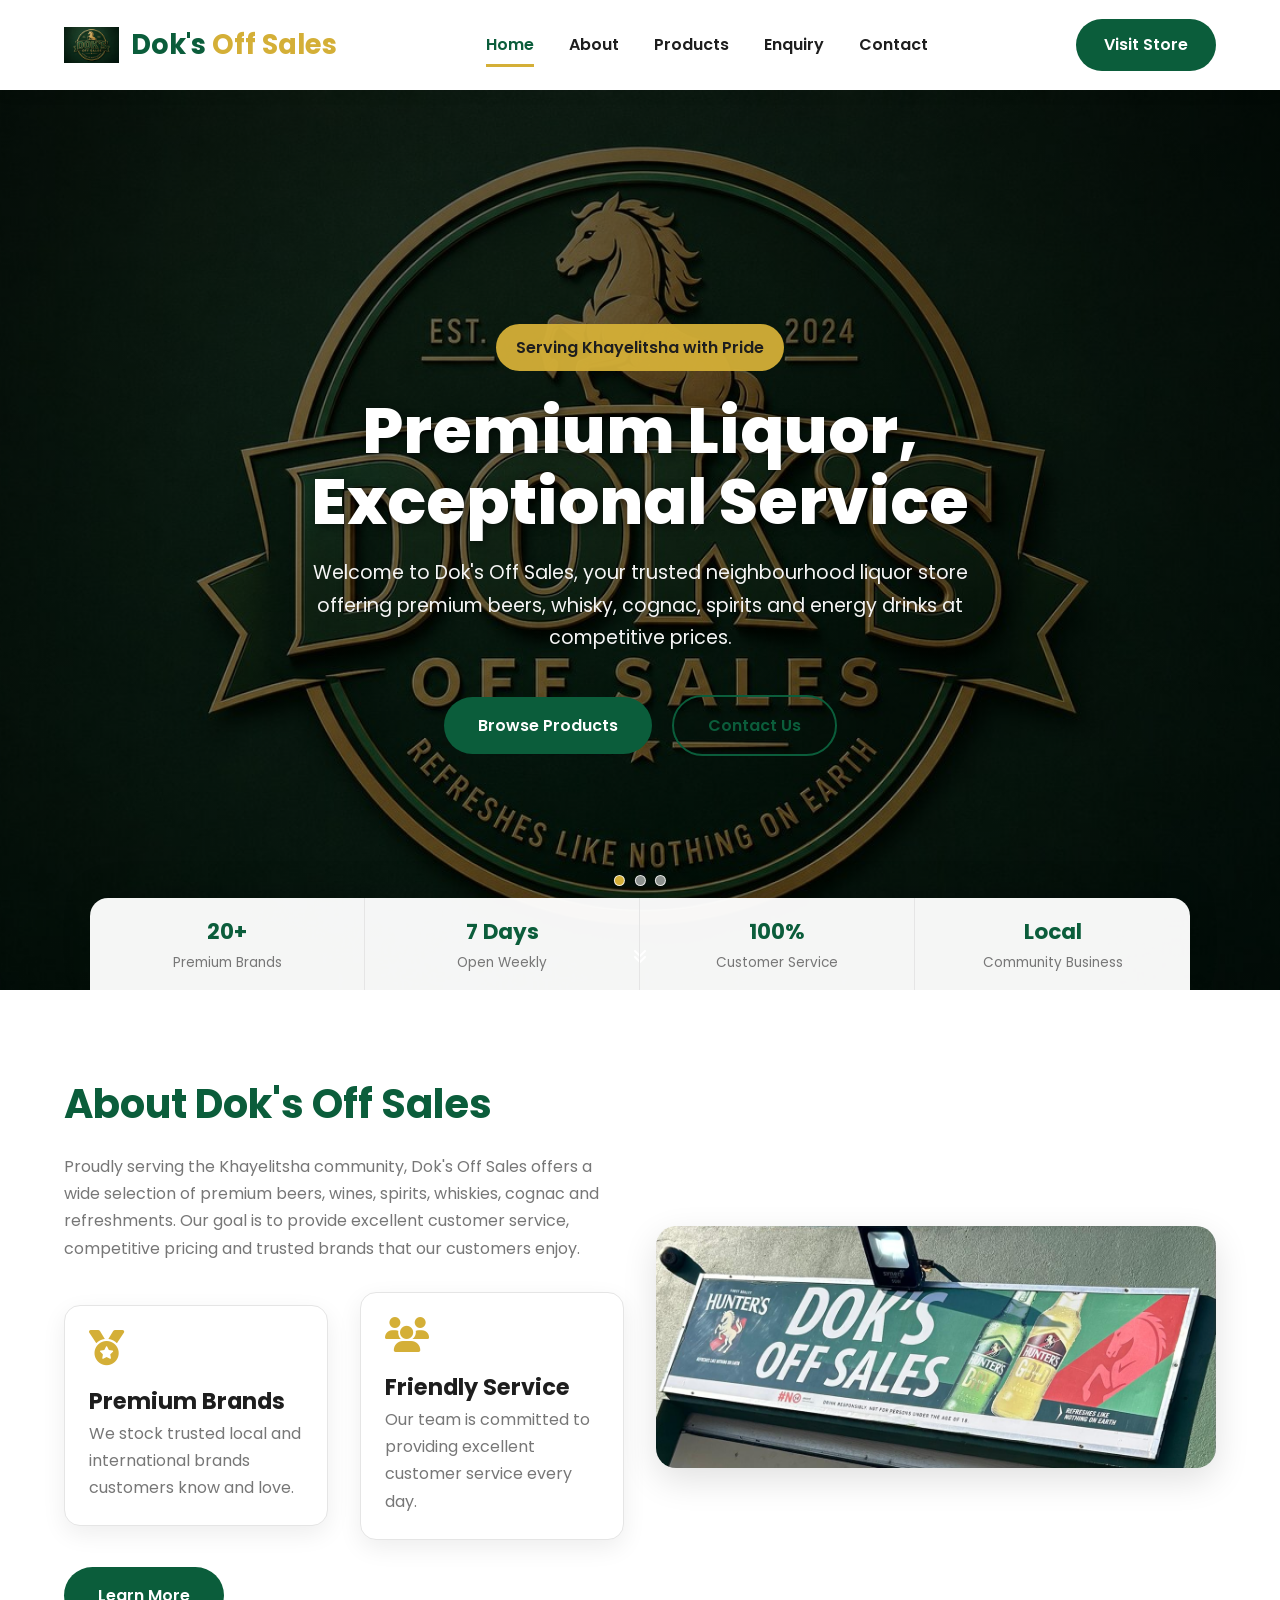
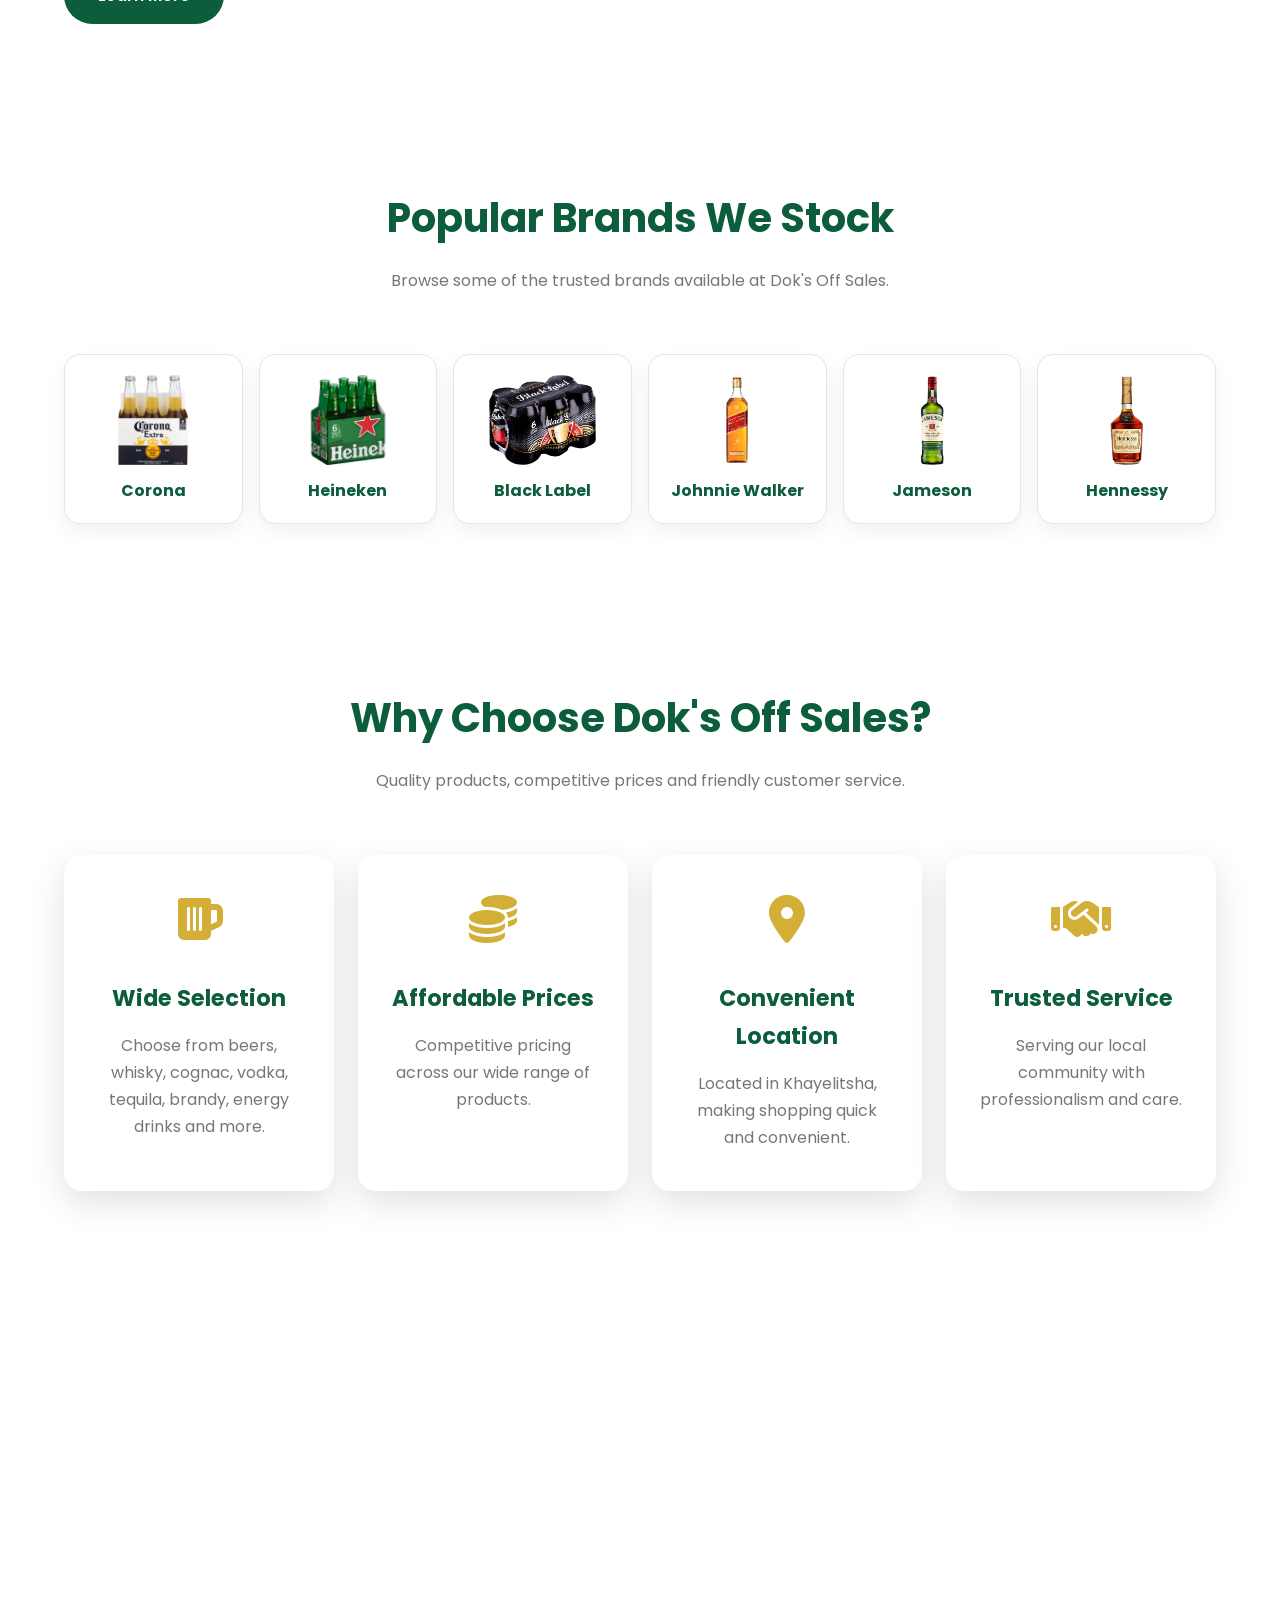
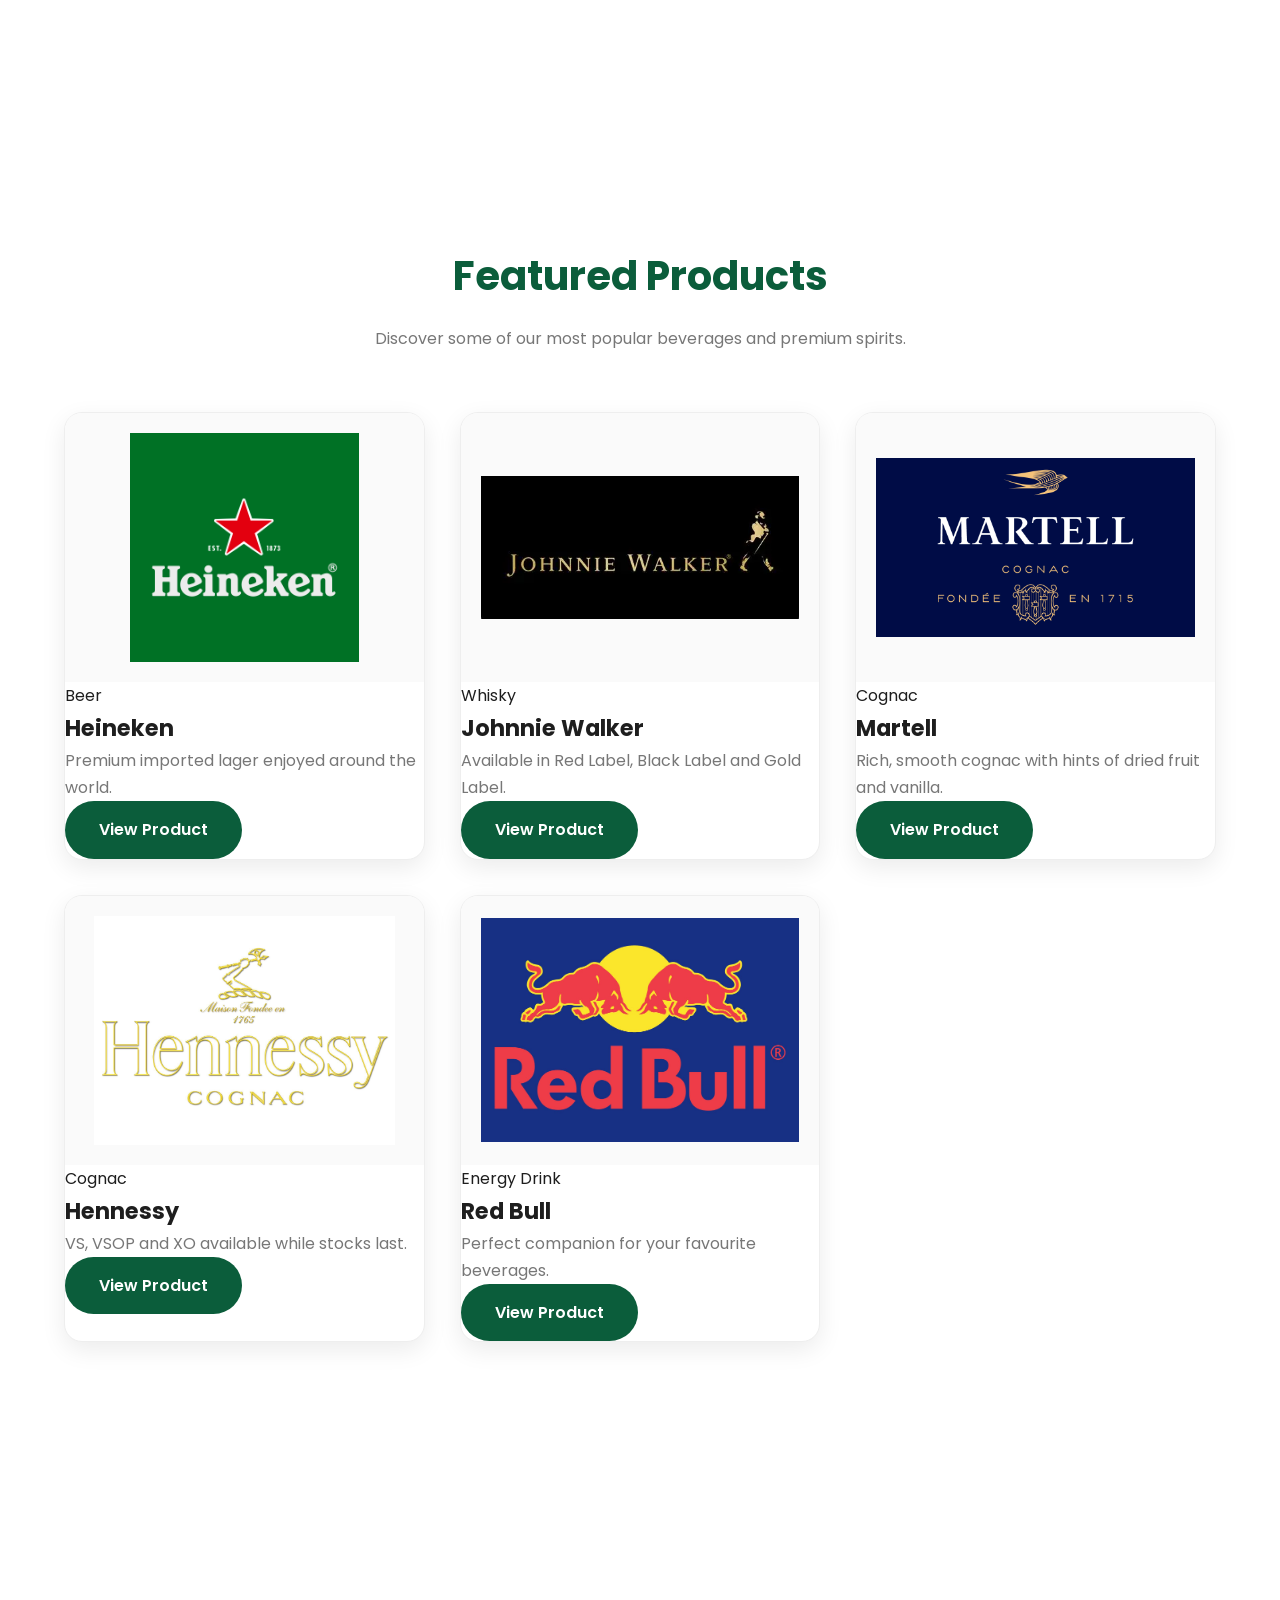
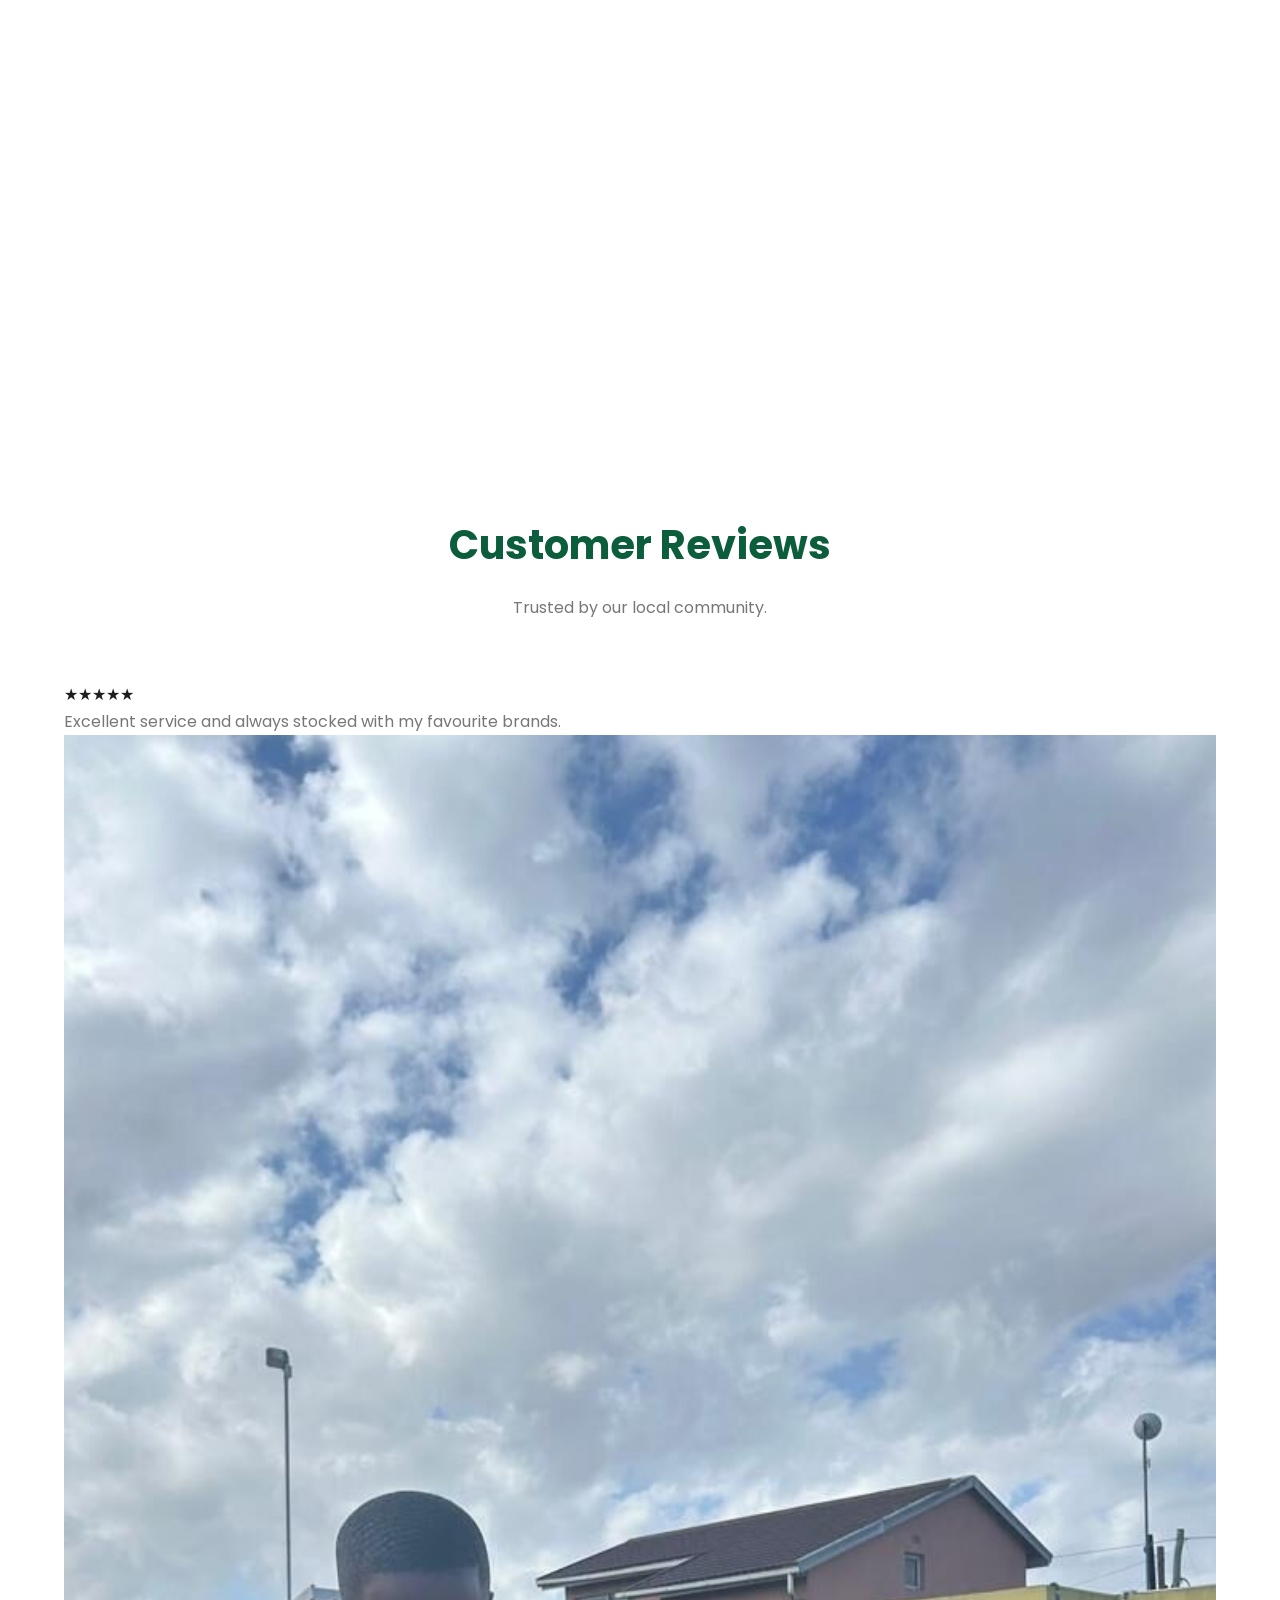
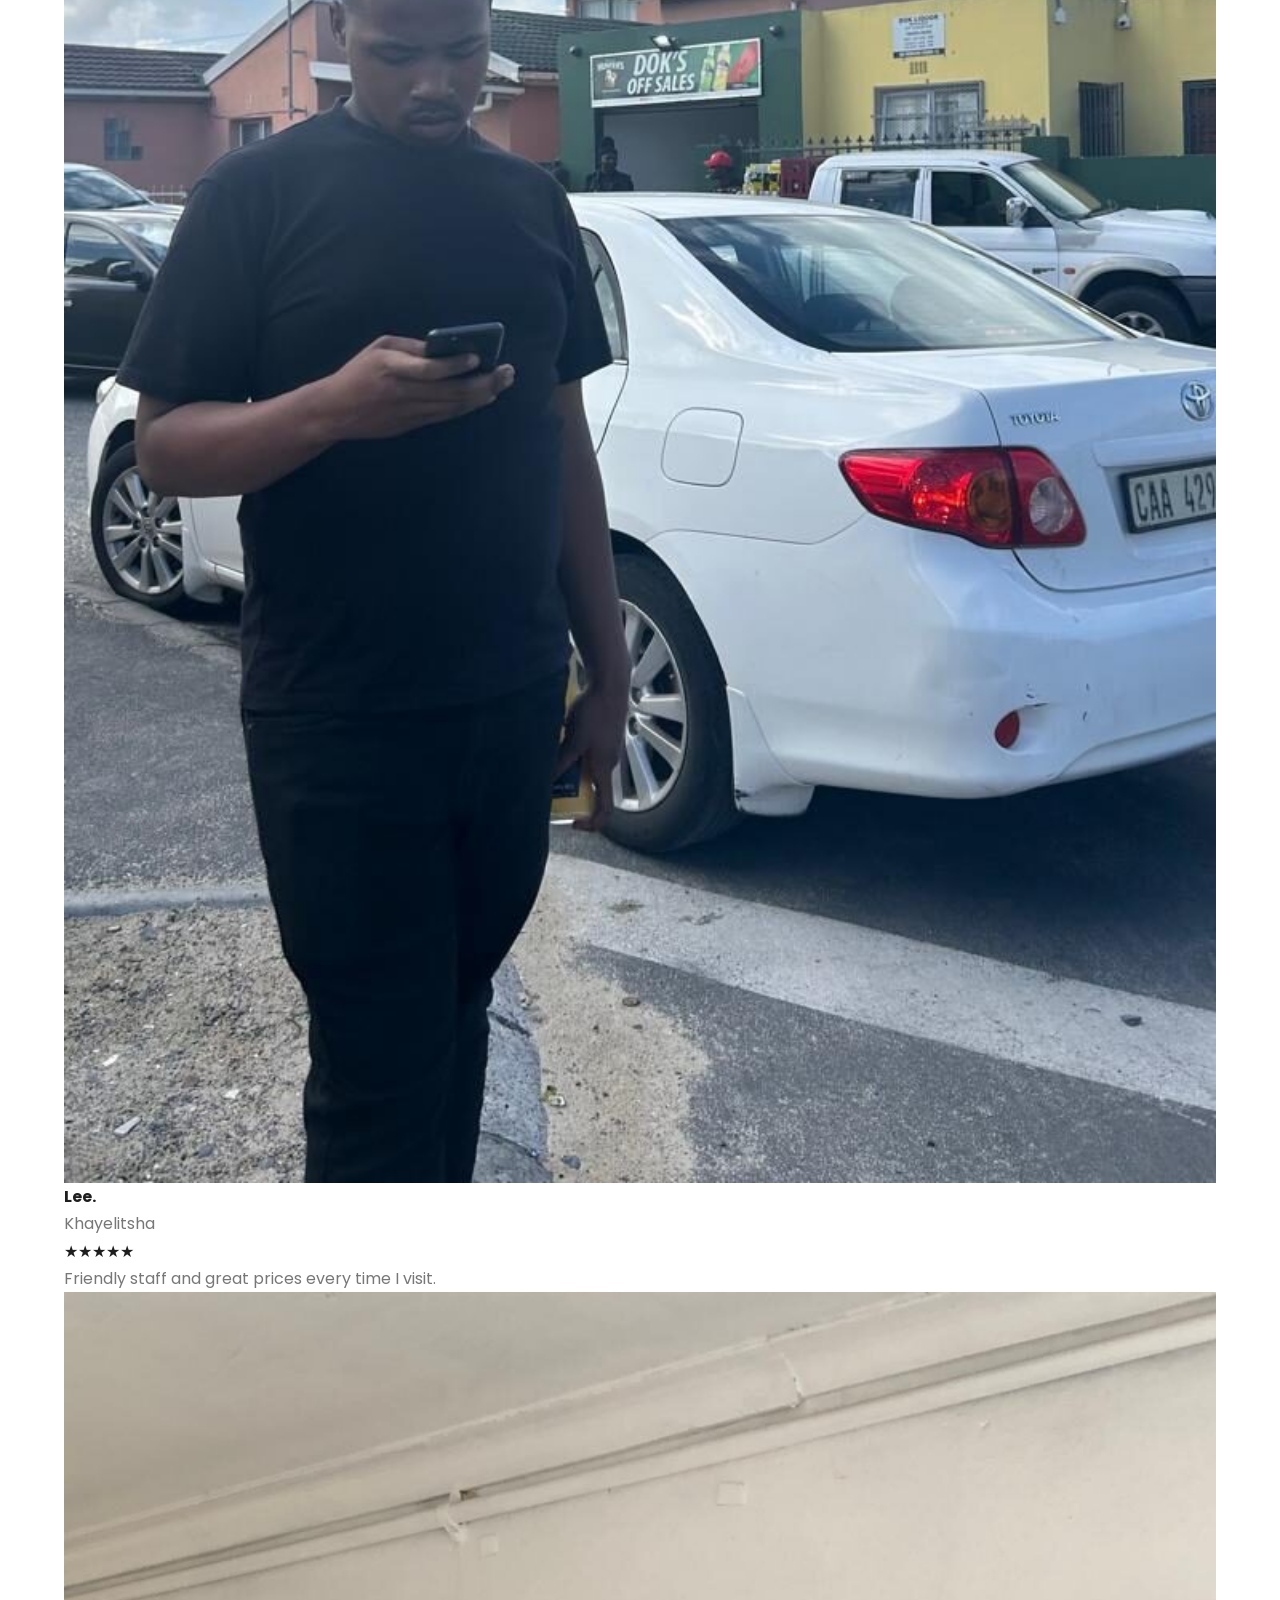
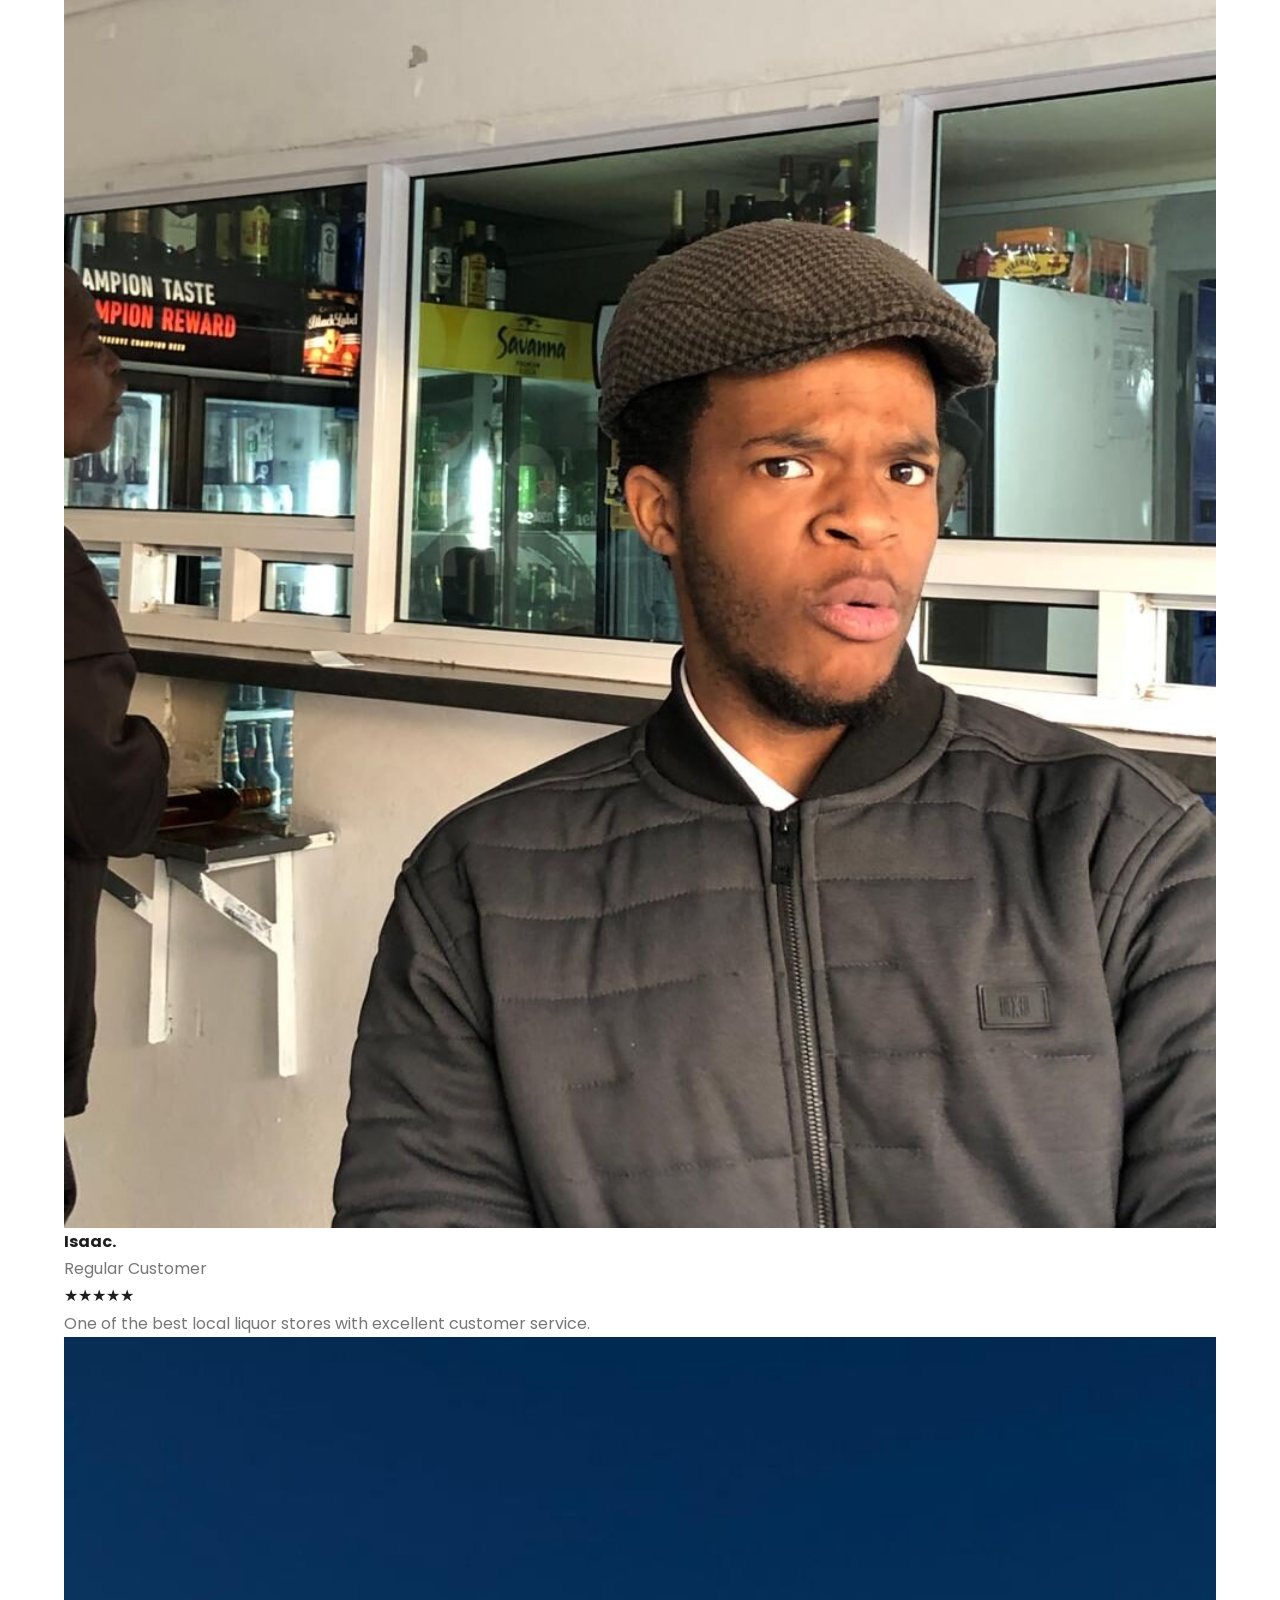
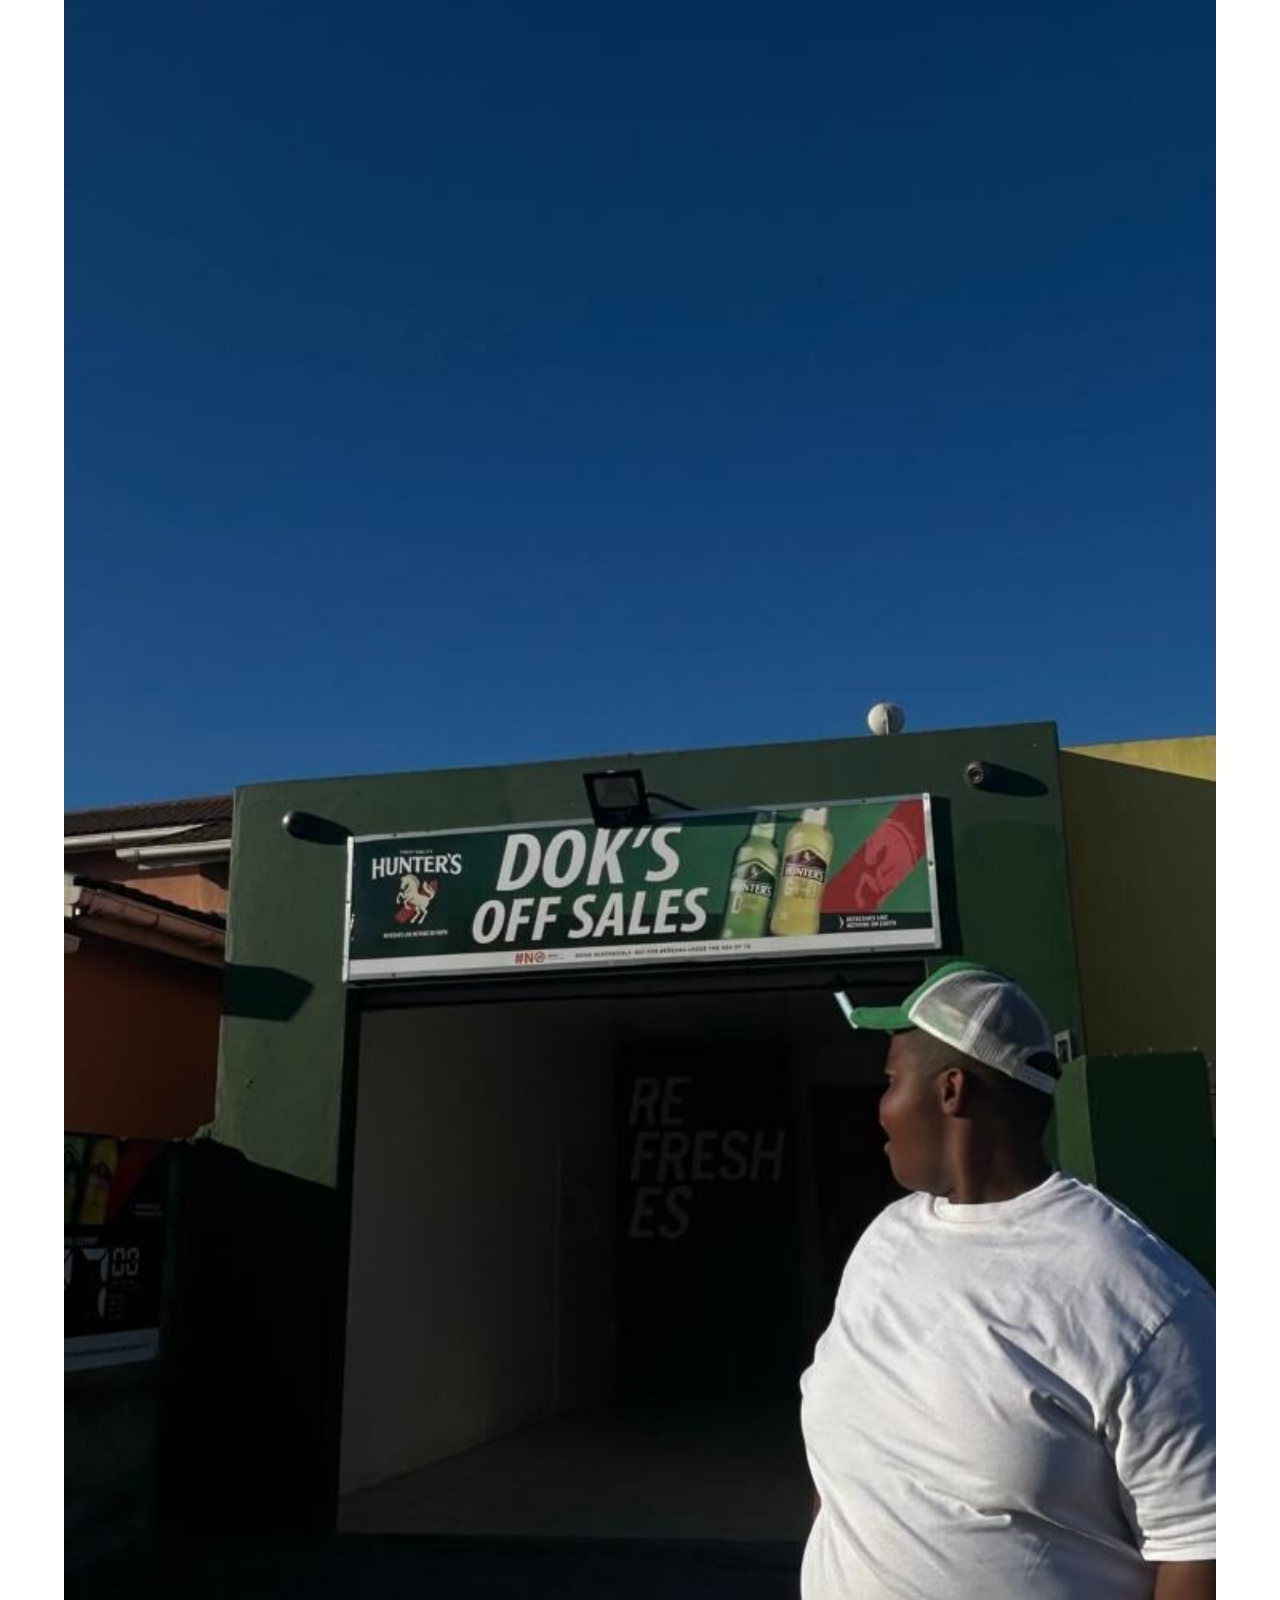
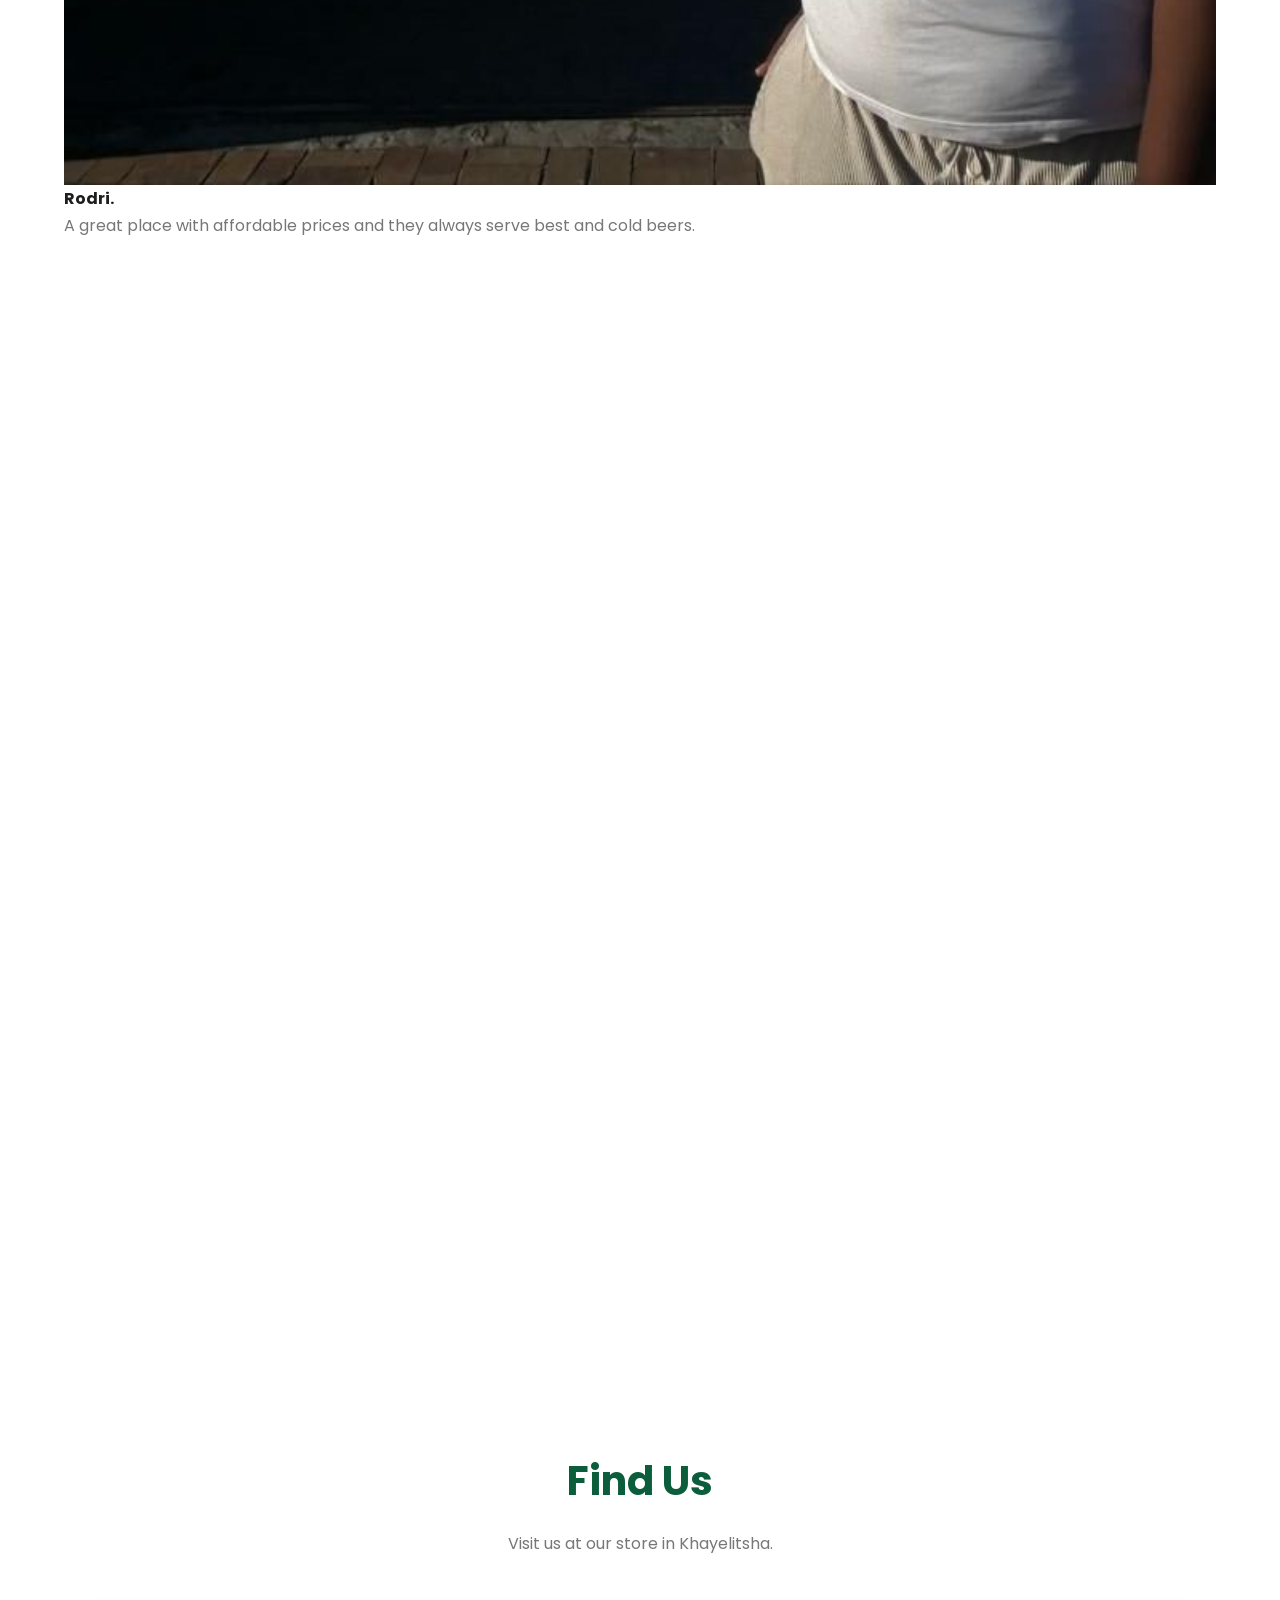
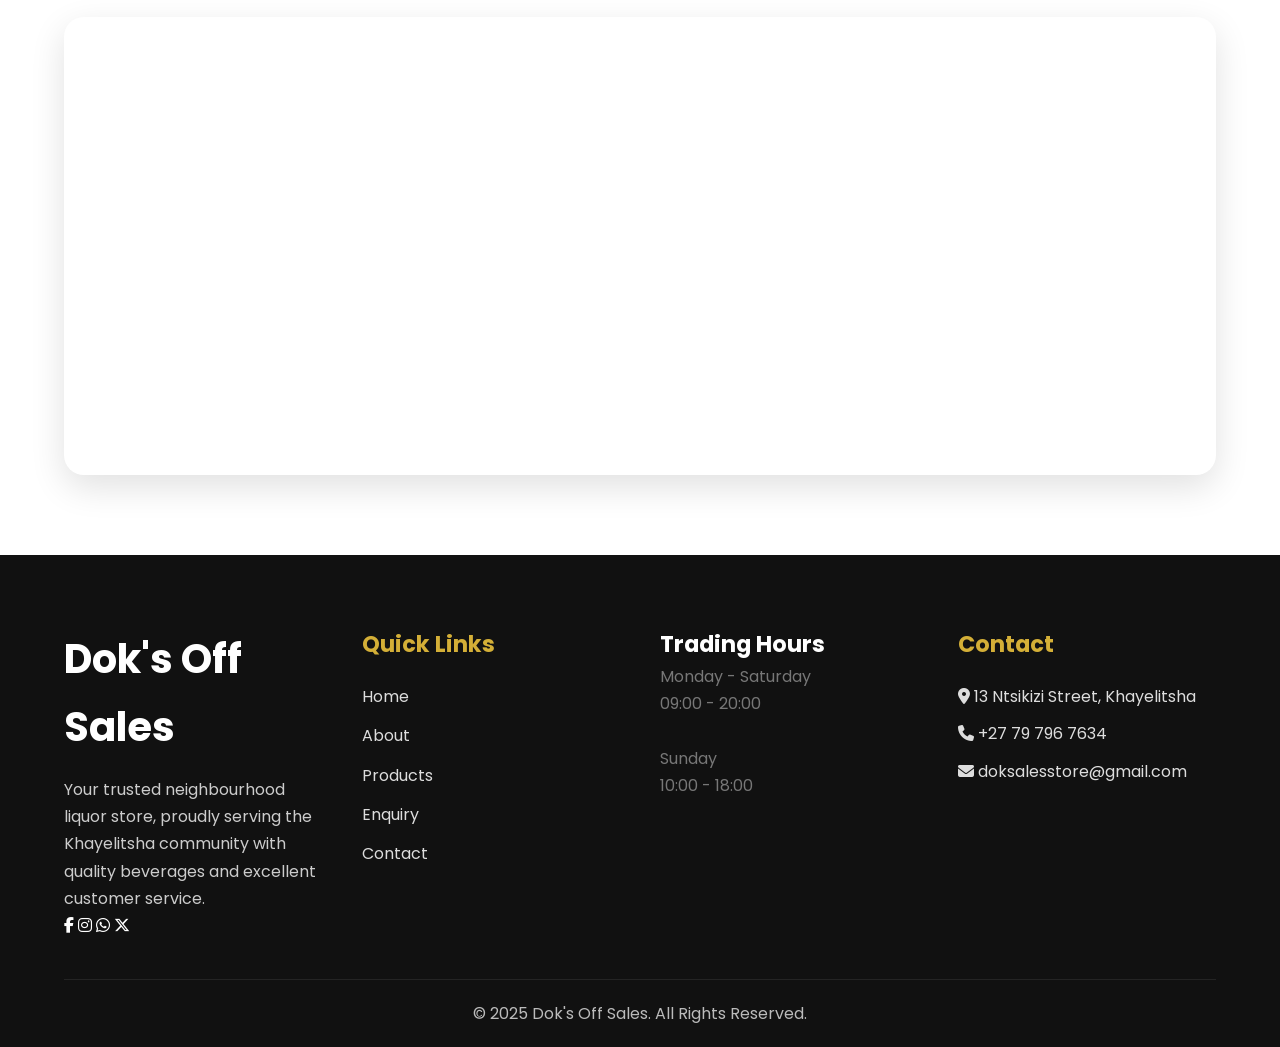
<file: index.html>
<!DOCTYPE html>
<html lang="en">

<head>

    <meta charset="UTF-8">
    <meta name="viewport" content="width=device-width, initial-scale=1.0">

    <title>Dok's Off Sales | Premium Liquor Store</title>

    <meta name="description"
        content="Dok's Off Sales is your trusted liquor store in Khayelitsha offering beers, whisky, cognac, spirits and more.">

    <!-- Google Fonts -->

    <link rel="preconnect" href="https://fonts.googleapis.com">

    <link rel="preconnect" href="https://fonts.gstatic.com" crossorigin>

    <link href="https://fonts.googleapis.com/css2?family=Poppins:wght@300;400;500;600;700;800&display=swap"
        rel="stylesheet">

    <!-- Font Awesome -->

    <link rel="stylesheet"
        href="https://cdnjs.cloudflare.com/ajax/libs/font-awesome/6.6.0/css/all.min.css">

    <!-- CSS -->

    <link rel="stylesheet" href="css/style.css">

</head>

<body>

<a class="skip-link" href="#main-content">Skip to main content</a>

<!-- Loading Screen -->

<div class="loader"></div>

<!-- Scroll Progress -->

<div class="progress-bar"></div>

<!-- ===========================
        HEADER
=========================== -->

<header>

    <div class="container navbar">

        <a href="index.html" class="logo">

            <img src="images/store/dok'slogo.jpg" alt="Dok's Off Sales" loading="lazy" srcset="images/store/responsive/dok'slogo-480.jpg 480w, images/store/responsive/dok'slogo-768.jpg 768w, images/store/responsive/dok'slogo-1200.jpg 1200w" sizes="(max-width: 768px) 100vw, (max-width: 1200px) 90vw, 1200px">

            <h2>Dok's <span>Off Sales</span></h2>

        </a>

        <ul class="nav-links">

            <li><a class="active" href="index.html">Home</a></li>

            <li><a href="about.html">About</a></li>

            <li><a href="products.html">Products</a></li>

            <li><a href="enquiry.html">Enquiry</a></li>

            <li><a href="contact.html">Contact</a></li>

        </ul>

        <a href="contact.html" class="nav-btn">

            Visit Store

        </a>

        <div class="menu-toggle">

            <span></span>

            <span></span>

            <span></span>

        </div>

    </div>

</header>

<!-- ===========================
        HERO
=========================== -->

<main id="main-content">

<section class="hero">

    <div class="hero-slider">

        <div class="slide active">

            <img src="images/store/dok'slogo.jpg" alt="Dok's Store" srcset="images/store/responsive/dok'slogo-480.jpg 480w, images/store/responsive/dok'slogo-768.jpg 768w, images/store/responsive/dok'slogo-1200.jpg 1200w" sizes="(max-width: 768px) 100vw, (max-width: 1200px) 90vw, 1200px">

        </div>

        <div class="slide">

            <img src="images/store/shop2.jpg" alt="Dok's Store" loading="lazy" srcset="images/store/responsive/shop2-480.jpg 480w, images/store/responsive/shop2-768.jpg 768w, images/store/responsive/shop2-1200.jpg 1200w" sizes="(max-width: 768px) 100vw, (max-width: 1200px) 90vw, 1200px">

        </div>

        <div class="slide">

            <img src="images/store/shop3.jpg" alt="Dok's Store" loading="lazy" srcset="images/store/responsive/shop3-480.jpg 480w, images/store/responsive/shop3-768.jpg 768w, images/store/responsive/shop3-1200.jpg 1200w" sizes="(max-width: 768px) 100vw, (max-width: 1200px) 90vw, 1200px">

        </div>

    </div>

    <div class="hero-content">

        <div class="container">

            <div class="hero-badge">

                Serving Khayelitsha with Pride

            </div>

            <h1>

                Premium Liquor, Exceptional Service

            </h1>

            <p>

                Welcome to Dok's Off Sales, your trusted neighbourhood liquor store
                offering premium beers, whisky, cognac, spirits and energy drinks
                at competitive prices.

            </p>

            <div class="hero-buttons">

                <a href="products.html" class="btn btn-primary">

                    Browse Products

                </a>

                <a href="contact.html" class="btn btn-outline">

                    Contact Us

                </a>

            </div>

        </div>

    </div>

    <!-- Slider Dots -->

    <div class="slider-dots">

        <span class="dot active"></span>

        <span class="dot"></span>

        <span class="dot"></span>

    </div>

    <!-- Scroll Indicator -->

    <div class="scroll-down">

        <i class="fa-solid fa-angles-down"></i>

    </div>

    <!-- Hero Stats -->

    <div class="hero-stats">

        <div class="stat-box">

            <h3>20+</h3>

            <p>Premium Brands</p>

        </div>

        <div class="stat-box">

            <h3>7 Days</h3>

            <p>Open Weekly</p>

        </div>

        <div class="stat-box">

            <h3>100%</h3>

            <p>Customer Service</p>

        </div>

        <div class="stat-box">

            <h3>Local</h3>

            <p>Community Business</p>

        </div>

    </div>

</section>

<!-- ==========================================
        ABOUT PREVIEW
=========================================== -->

<section class="about-preview reveal">

    <div class="container grid-2">

        <div>

            <div class="section-title" style="text-align:left; margin-bottom:30px;">

                <h2>About Dok's Off Sales</h2>

                <p>
                    Proudly serving the Khayelitsha community, Dok's Off Sales
                    offers a wide selection of premium beers, wines, spirits,
                    whiskies, cognac and refreshments. Our goal is to provide
                    excellent customer service, competitive pricing and trusted
                    brands that our customers enjoy.
                </p>

            </div>

            <div class="grid-2">

                <div class="card">

                    <i class="fa-solid fa-medal feature-icon"></i>

                    <h3>Premium Brands</h3>

                    <p>

                        We stock trusted local and international brands
                        customers know and love.

                    </p>

                </div>

                <div class="card">

                    <i class="fa-solid fa-users feature-icon"></i>

                    <h3>Friendly Service</h3>

                    <p>

                        Our team is committed to providing excellent customer
                        service every day.

                    </p>

                </div>

            </div>

            <br>

            <a href="about.html" class="btn btn-primary">

                Learn More

            </a>

        </div>

        <div>

            <img src="images/store/head1.png"
                 alt="Dok's Off Sales"
                 style="border-radius:20px; box-shadow:var(--shadow);" loading="lazy" srcset="images/store/responsive/head1-480.png 480w, images/store/responsive/head1-768.png 768w, images/store/responsive/head1-1200.png 1200w" sizes="(max-width: 768px) 100vw, (max-width: 1200px) 90vw, 1200px">

        </div>

    </div>

</section>

<!-- ==========================================
        FEATURED BRANDS
=========================================== -->

<section class="brands reveal">

    <div class="container">

        <div class="section-title">

            <h2>Popular Brands We Stock</h2>

            <p>

                Browse some of the trusted brands available at
                Dok's Off Sales.

            </p>

        </div>

        <div class="brand-slider">

            <div class="brand-item">

                <img src="images/products/corona.png" alt="Corona" loading="lazy">

                <h4>Corona</h4>

            </div>

            <div class="brand-item">

                <img src="images/products/heineken.png" alt="Heineken" loading="lazy">

                <h4>Heineken</h4>

            </div>

            <div class="brand-item">

                <img src="images/products/blacklabel.jpg" alt="Black Label" loading="lazy">

                <h4>Black Label</h4>

            </div>

            <div class="brand-item">

                <img src="images/products/JohnnieWalkerRedLabelBlendedScotchWhisky.png" alt="Johnnie Walker" loading="lazy">

                <h4>Johnnie Walker</h4>

            </div>

            <div class="brand-item">

                <img src="images/products/JamesonOriginalIrishWhiskey.png" alt="Jameson" loading="lazy">

                <h4>Jameson</h4>

            </div>

            <div class="brand-item">

                <img src="images/products/hennessy.png" alt="Hennessy" loading="lazy">

                <h4>Hennessy</h4>

            </div>

        </div>

    </div>

</section>

<!-- ==========================================
        WHY CHOOSE US
=========================================== -->

<section class="features reveal">

<div class="container">

<div class="section-title">

<h2>Why Choose Dok's Off Sales?</h2>

<p>

Quality products, competitive prices and friendly customer service.

</p>

</div>

<div class="feature-grid">

<div class="feature-card">

<div class="feature-icon">

<i class="fa-solid fa-beer-mug-empty"></i>

</div>

<h3>Wide Selection</h3>

<p>

Choose from beers, whisky, cognac,
vodka, tequila, brandy,
energy drinks and more.

</p>

</div>

<div class="feature-card">

<div class="feature-icon">

<i class="fa-solid fa-coins"></i>

</div>

<h3>Affordable Prices</h3>

<p>

Competitive pricing across our
wide range of products.

</p>

</div>

<div class="feature-card">

<div class="feature-icon">

<i class="fa-solid fa-location-dot"></i>

</div>

<h3>Convenient Location</h3>

<p>

Located in Khayelitsha,
making shopping quick
and convenient.

</p>

</div>

<div class="feature-card">

<div class="feature-icon">

<i class="fa-solid fa-handshake"></i>

</div>

<h3>Trusted Service</h3>

<p>

Serving our local community
with professionalism and care.

</p>

</div>

</div>

</div>

</section>

<!-- ==========================================
        STORE HIGHLIGHTS
=========================================== -->

<section class="reveal">

<div class="container">

<div class="section-title">

<h2>Store Highlights</h2>

<p>

Everything you need for every celebration.

</p>

</div>

<div class="grid-4">

<div class="card text-center">

<h2 class="text-primary">

20+

</h2>

<h4>Premium Brands</h4>

</div>

<div class="card text-center">

<h2 class="text-primary">

7

</h2>

<h4>Days Open</h4>

</div>

<div class="card text-center">

<h2 class="text-primary">

100%

</h2>

<h4>Customer Focused</h4>

</div>

<div class="card text-center">

<h2 class="text-primary">

2025

</h2>

<h4>Serving Our Community</h4>

</div>

</div>

</div>

</section>

<!-- ==========================================
        FEATURED PRODUCTS
=========================================== -->

<section class="products reveal">

    <div class="container">

        <div class="section-title">

            <h2>Featured Products</h2>

            <p>
                Discover some of our most popular beverages and premium spirits.
            </p>

        </div>

        <div class="product-grid">

            <div class="product-card">

                <div class="product-image">

                    <img src="images/brands/heineken-logo.png" alt="Heineken" loading="lazy">

                </div>

                <div class="product-content">

                    <span class="badge">Beer</span>

                    <h3>Heineken</h3>

                    <p>
                        Premium imported lager enjoyed around the world.
                    </p>

                    <a href="products.html" class="btn btn-primary">
                        View Product
                    </a>

                </div>

            </div>
            <div class="product-card">

                <div class="product-image">

                    <img src="images/brands/johnnie-walker-logo.png" alt="Johnnie Walker" loading="lazy">

                </div>

                <div class="product-content">

                    <span class="badge">Whisky</span>

                    <h3>Johnnie Walker</h3>

                    <p>
                        Available in Red Label, Black Label and Gold Label.
                    </p>

                    <a href="products.html" class="btn btn-primary">
                        View Product
                    </a>

                </div>

            </div>

            <div class="product-card">

                <div class="product-image">

                    <img src="images/brands/Martell-logo.png" alt="Martell" loading="lazy">

                </div>

                <div class="product-content">

                    <span class="badge">Cognac</span>

                    <h3>Martell</h3>

                    <p>
                        Rich, smooth cognac with hints of dried fruit and vanilla.
                    </p>

                    <a href="products.html" class="btn btn-primary">
                        View Product
                    </a>

                </div>

            </div>

            <div class="product-card">

                <div class="product-image">

                    <img src="images/brands/hennessy-logo.png" alt="Hennessy" loading="lazy">

                </div>

                <div class="product-content">

                    <span class="badge">Cognac</span>

                    <h3>Hennessy</h3>

                    <p>
                        VS, VSOP and XO available while stocks last.
                    </p>

                    <a href="products.html" class="btn btn-primary">
                        View Product
                    </a>

                </div>

            </div>

            <div class="product-card">

                <div class="product-image">

                    <img src="images/brands/red-bull.png" alt="Red Bull" loading="lazy">

                </div>

                <div class="product-content">

                    <span class="badge">Energy Drink</span>

                    <h3>Red Bull</h3>

                    <p>
                        Perfect companion for your favourite beverages.
                    </p>

                    <a href="products.html" class="btn btn-primary">
                        View Product
                    </a>

                </div>

            </div>

        </div>

    </div>

</section>

<!-- ==========================================
        STORE GALLERY
=========================================== -->

<section class="gallery reveal">

    <div class="container">

        <div class="section-title">

            <h2>Inside Our Store</h2>

            <p>

                Take a look inside Dok's Off Sales.

            </p>

        </div>

        <div class="gallery-grid">

            <div class="gallery-item">

                <img src="images/store/shop1.jpg" alt="Store" loading="lazy" srcset="images/store/responsive/shop1-480.jpg 480w, images/store/responsive/shop1-768.jpg 768w, images/store/responsive/shop1-1200.jpg 1200w" sizes="(max-width: 768px) 100vw, (max-width: 1200px) 90vw, 1200px">

            </div>

            <div class="gallery-item">

                <img src="images/store/refreshments1.jpg" alt="Store" loading="lazy" srcset="images/store/responsive/refreshments1-480.jpg 480w, images/store/responsive/refreshments1-768.jpg 768w, images/store/responsive/refreshments1-1200.jpg 1200w" sizes="(max-width: 768px) 100vw, (max-width: 1200px) 90vw, 1200px">

            </div>

            <div class="gallery-item">

                <img src="images/store/shop3.jpg" alt="Store" loading="lazy" srcset="images/store/responsive/shop3-480.jpg 480w, images/store/responsive/shop3-768.jpg 768w, images/store/responsive/shop3-1200.jpg 1200w" sizes="(max-width: 768px) 100vw, (max-width: 1200px) 90vw, 1200px">

            </div>

        </div>

    </div>

</section>

<!-- ==========================================
        TESTIMONIALS
=========================================== -->

<section class="testimonials reveal">

<div class="container">

<div class="section-title">

<h2>Customer Reviews</h2>

<p>

Trusted by our local community.

</p>

</div>

<div class="testimonial-grid">

<div class="testimonial">

<div class="stars">

★★★★★

</div>

<p>

Excellent service and always stocked with
my favourite brands.

</p>

<div class="customer">

<img src="images/store/Lee.jpg" alt="Customer" loading="lazy" srcset="images/store/responsive/Lee-480.jpg 480w, images/store/responsive/Lee-768.jpg 768w, images/store/responsive/Lee-1200.jpg 1200w" sizes="(max-width: 768px) 100vw, (max-width: 1200px) 90vw, 1200px">

<div>

<h4>Lee.</h4>

<p>Khayelitsha</p>

</div>

</div>

</div>

<div class="testimonial">

<div class="stars">

★★★★★

</div>

<p>

Friendly staff and great prices every time
I visit.

</p>

<div class="customer">

<img src="images/store/Isaac.jpg" alt="Customer" loading="lazy" srcset="images/store/responsive/Isaac-480.jpg 480w, images/store/responsive/Isaac-768.jpg 768w, images/store/responsive/Isaac-1200.jpg 1200w" sizes="(max-width: 768px) 100vw, (max-width: 1200px) 90vw, 1200px">

<div>

<h4>Isaac.</h4>

<p>Regular Customer</p>

</div>

</div>

</div>

<div class="testimonial">

<div class="stars">

★★★★★

</div>

<p>

One of the best local liquor stores with
excellent customer service.

</p>

<div class="customer">

<img src="images/store/Rodri.jpg" alt="Customer" loading="lazy" srcset="images/store/responsive/Rodri-480.jpg 480w, images/store/responsive/Rodri-768.jpg 768w, images/store/responsive/Rodri-1200.jpg 1200w" sizes="(max-width: 768px) 100vw, (max-width: 1200px) 90vw, 1200px">

<div>

<h4>Rodri.</h4>

<p>A great place with affordable prices and they always serve best and cold beers.</p>

</div>

</div>

</div>

</div>

</div>

</section>

<!-- ==========================================
        LOCATION PREVIEW
=========================================== -->

<section class="contact reveal">

<div class="container">

<div class="section-title">

<h2>Visit Our Store</h2>

<p>

We look forward to welcoming you.

</p>

</div>

<div class="contact-grid">

<div class="contact-card">

<div class="contact-icon">

<i class="fas fa-location-dot"></i>

</div>

<h3>Address</h3>

<p>

13 Ntsikizi Street<br>

Khayelitsha<br>

Western Cape 7784

</p>

</div>

<div class="contact-card">

<div class="contact-icon">

<i class="fas fa-clock"></i>

</div>

<h3>Trading Hours</h3>

<p>

Mon - Sat<br>

09:00 - 20:00

</p>

<p>

Sunday<br>

10:00 - 18:00

</p>

</div>

<div class="contact-card">

<div class="contact-icon">

<i class="fas fa-phone"></i>

</div>

<h3>Call Us</h3>

<p>

+27 79 796 7634

</p>

<p>

doksalesstore@gmail.com

</p>

</div>

</div>

</div>

</section>

<!-- ==========================================
        CALL TO ACTION
=========================================== -->

<section class="cta reveal">

    <div class="container">

        <h2>Visit Dok's Off Sales Today!</h2>

        <p>
            Whether you're looking for premium whisky, refreshing beer,
            quality cognac or spirits for your next celebration,
            we've got you covered.
        </p>

        <a href="products.html" class="btn btn-primary">

            Browse Products

        </a>

        <a href="contact.html" class="btn btn-outline">

            Contact Us

        </a>

    </div>

</section>

<!-- ==========================================
        GOOGLE MAP
=========================================== -->

<section class="contact">

<div class="container">

<div class="section-title">

<h2>Find Us</h2>

<p>

Visit us at our store in Khayelitsha.

</p>

</div>

<div class="map">

<iframe
src="https://maps.google.com/maps?q=13%20Ntsikizi%20Street%20Khayelitsha&t=&z=15&ie=UTF8&iwloc=&output=embed"
loading="lazy"
allowfullscreen>
</iframe>

</div>

</div>

</section>

<!-- ==========================================
        FOOTER
=========================================== -->

</main>

<footer>

<div class="container footer-grid">

<div class="footer-logo">

<h2>Dok's Off Sales</h2>

<p>

Your trusted neighbourhood liquor store,
proudly serving the Khayelitsha community with
quality beverages and excellent customer service.

</p>

<div class="social-links">

<a href="#"><i class="fab fa-facebook-f"></i></a>

<a href="#"><i class="fab fa-instagram"></i></a>

<a href="#"><i class="fab fa-whatsapp"></i></a>

<a href="#"><i class="fab fa-x-twitter"></i></a>

</div>

</div>

<div class="footer-links">

<h3>Quick Links</h3>

<ul>

<li><a href="index.html">Home</a></li>

<li><a href="about.html">About</a></li>

<li><a href="products.html">Products</a></li>

<li><a href="enquiry.html">Enquiry</a></li>

<li><a href="contact.html">Contact</a></li>

</ul>

</div>

<div class="footer-hours">

<h3>Trading Hours</h3>

<p>Monday - Saturday</p>

<p>09:00 - 20:00</p>

<br>

<p>Sunday</p>

<p>10:00 - 18:00</p>

</div>

<div class="footer-contact">

<h3>Contact</h3>

<p><i class="fas fa-location-dot"></i> 13 Ntsikizi Street, Khayelitsha</p>

<p><i class="fas fa-phone"></i> +27 79 796 7634</p>

<p><i class="fas fa-envelope"></i> doksalesstore@gmail.com</p>

</div>

</div>

<div class="container footer-bottom">

<p>

© 2025 Dok's Off Sales. All Rights Reserved.

</p>

</div>

</footer>

<!-- ==========================================
        BACK TO TOP
=========================================== -->

<button id="backToTop">

<i class="fas fa-arrow-up"></i>

</button>

<!-- ==========================================
        JAVASCRIPT
=========================================== -->

<script src="js/script.js"></script>

</body>

</html>
</file>
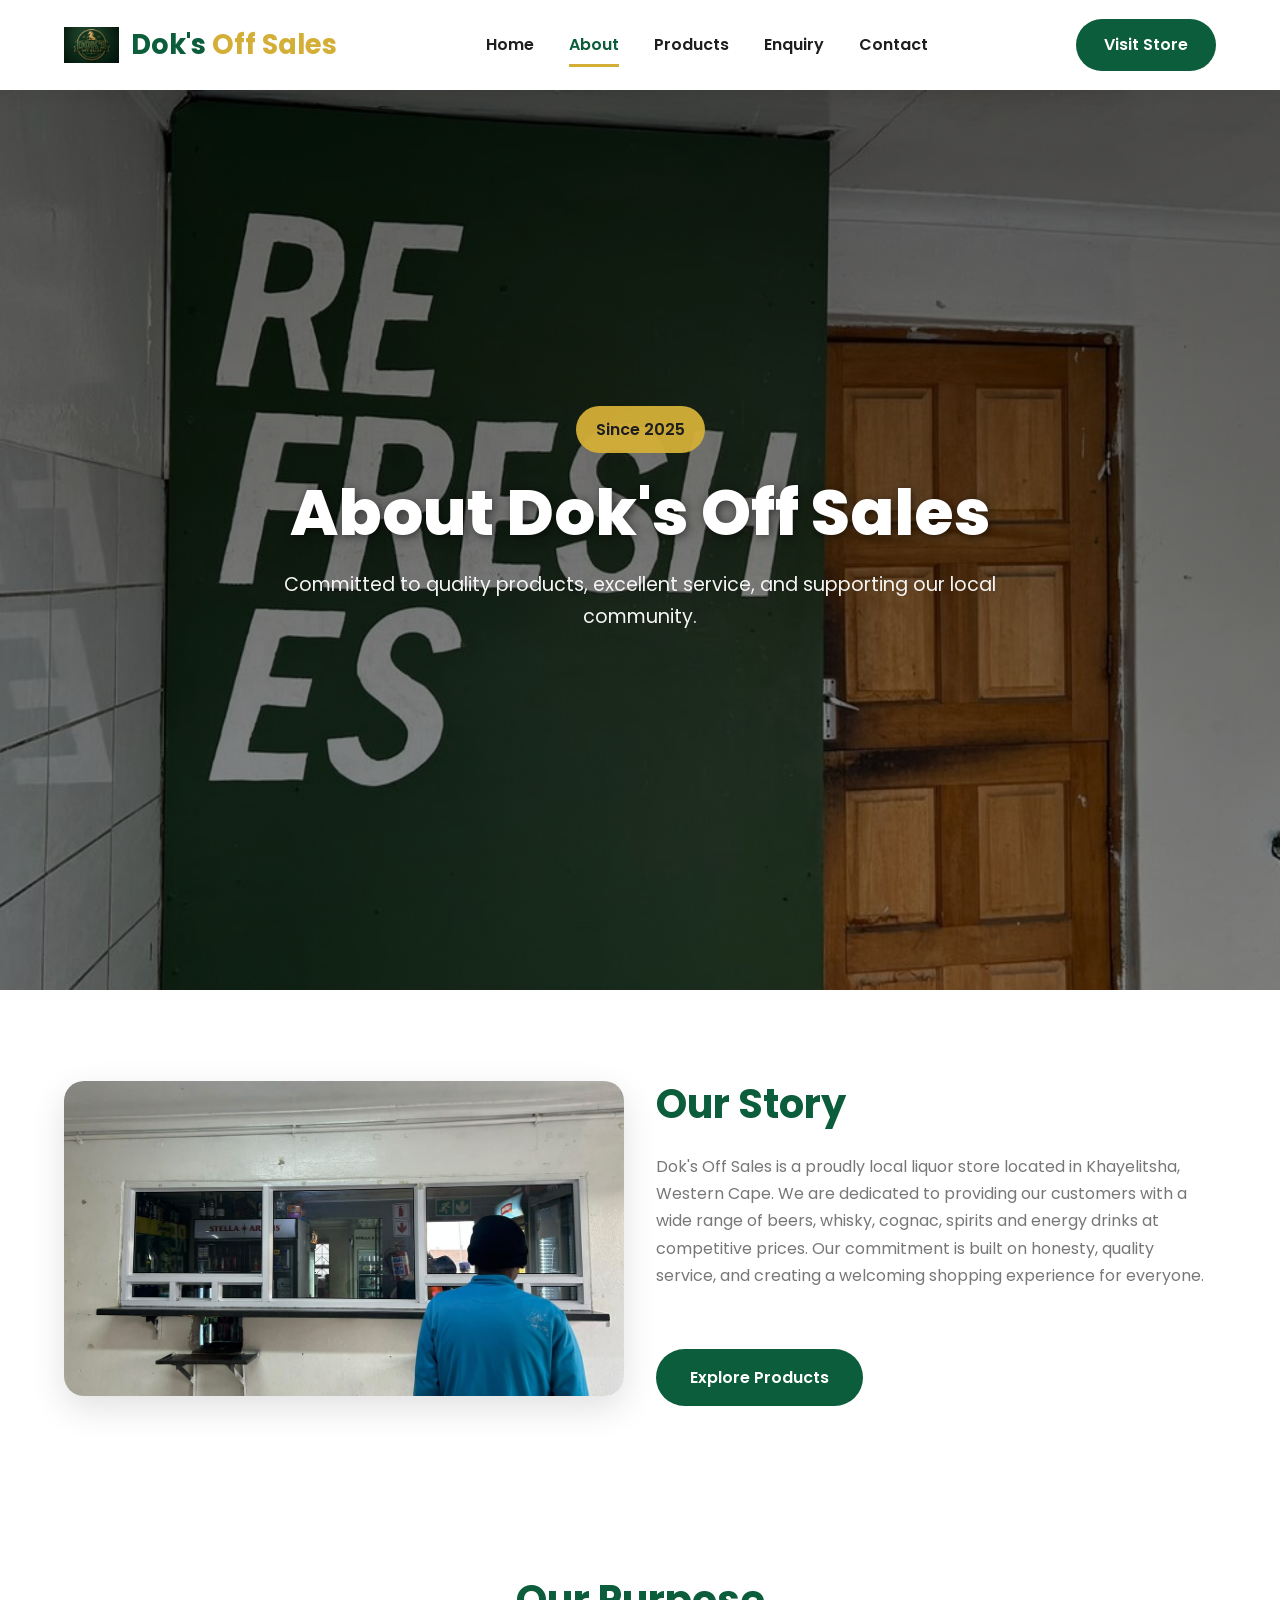
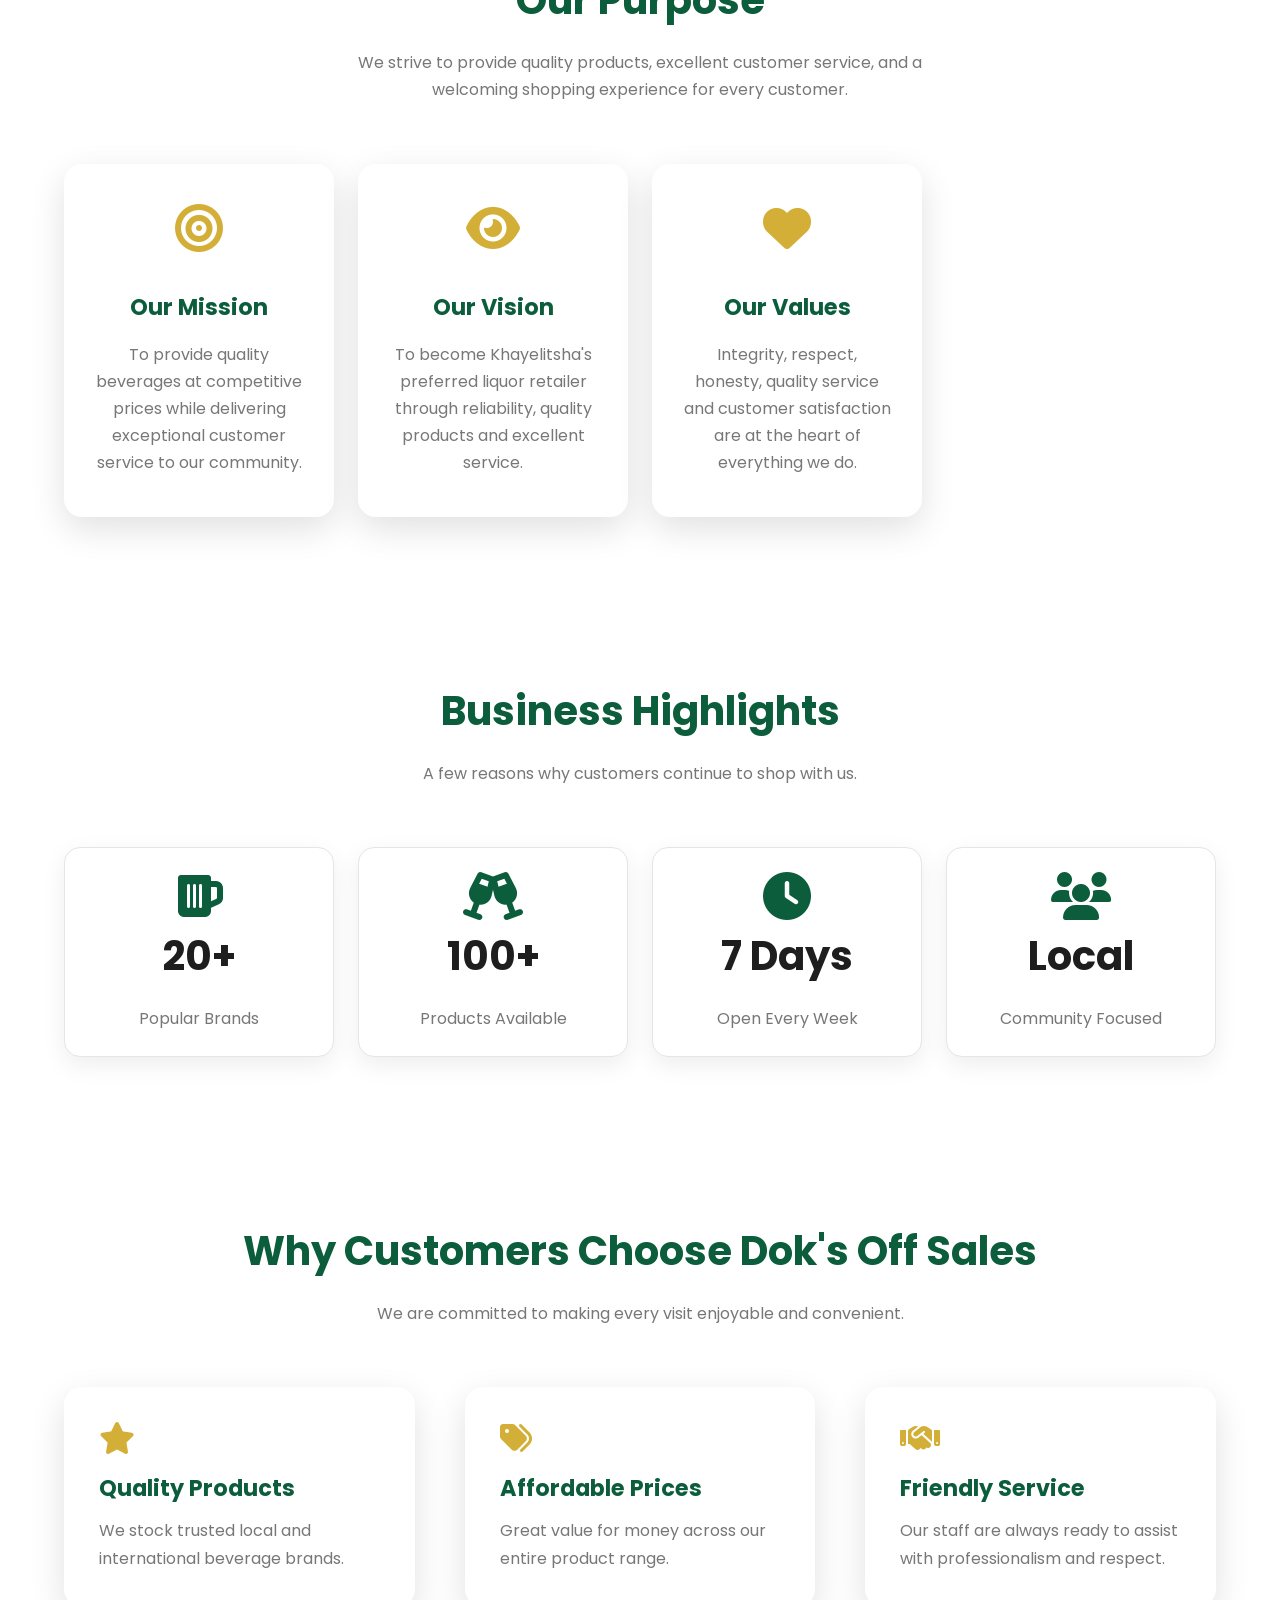
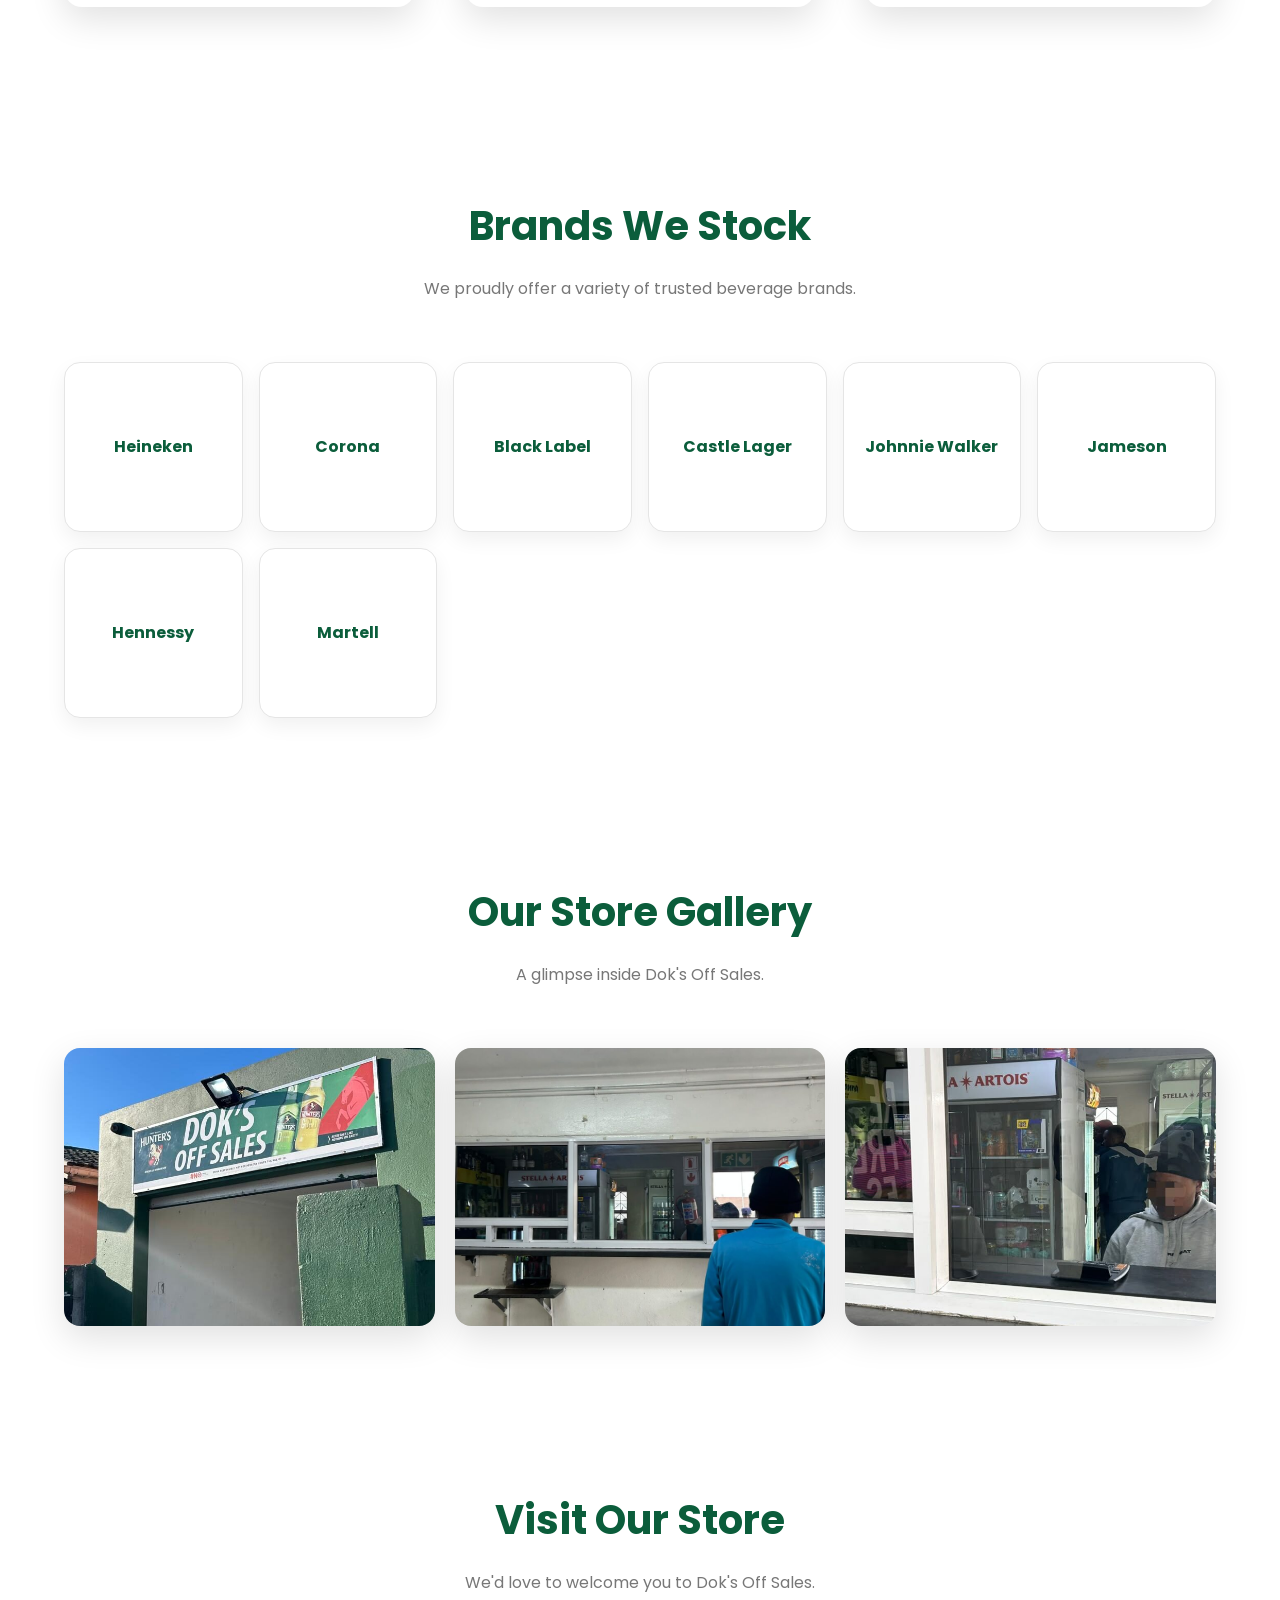
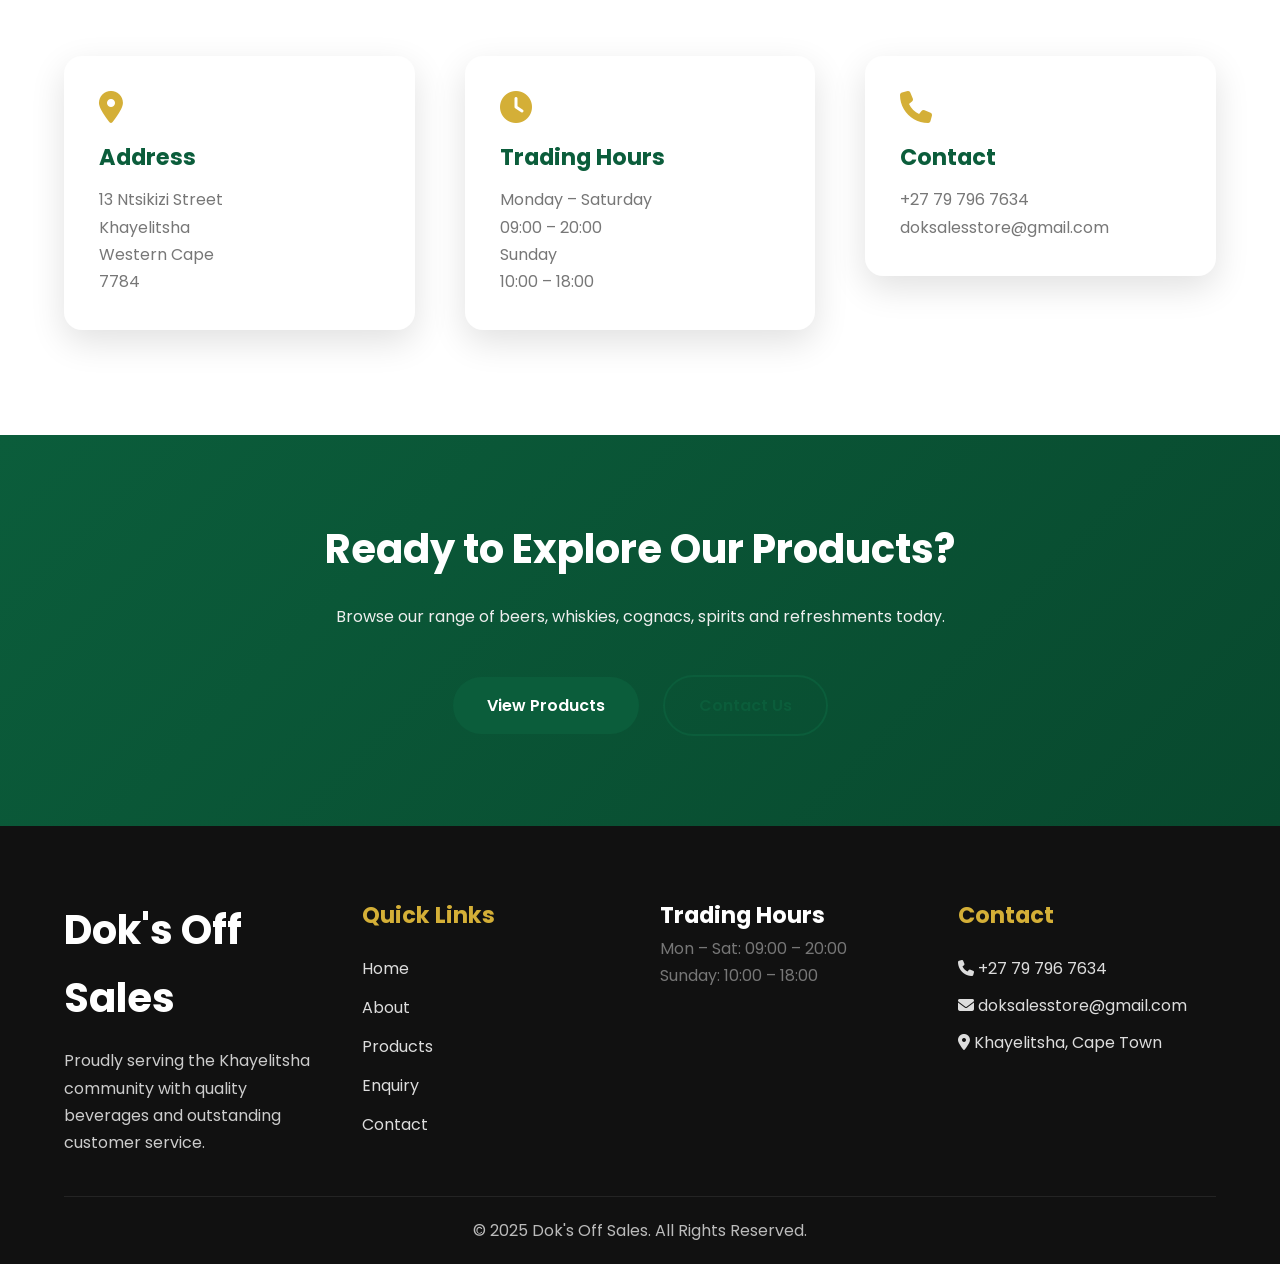
<file: about.html>
<!DOCTYPE html>
<html lang="en">

<head>

    <meta charset="UTF-8">

    <meta name="viewport"
          content="width=device-width, initial-scale=1.0">

    <title>About Us | Dok's Off Sales</title>

    <meta name="description"
          content="Learn more about Dok's Off Sales, our mission, values and commitment to serving the Khayelitsha community.">

    <!-- Google Font -->

    <link rel="preconnect"
          href="https://fonts.googleapis.com">

    <link rel="preconnect"
          href="https://fonts.gstatic.com"
          crossorigin>

    <link href="https://fonts.googleapis.com/css2?family=Poppins:wght@300;400;500;600;700;800&display=swap"
          rel="stylesheet">

    <!-- Font Awesome -->

    <link rel="stylesheet"
          href="https://cdnjs.cloudflare.com/ajax/libs/font-awesome/6.6.0/css/all.min.css">

    <!-- CSS -->

    <link rel="stylesheet"
          href="css/style.css">

</head>

<body>

<a class="skip-link" href="#main-content">Skip to main content</a>

<div class="loader"></div>

<div class="progress-bar"></div>

<!-- ==========================
        HEADER
========================== -->

<header>

<div class="container navbar">

<a href="index.html" class="logo">

<img src="images/store/dok'slogo.jpg"
     alt="Dok's Off Sales" loading="lazy" srcset="images/store/responsive/dok'slogo-480.jpg 480w, images/store/responsive/dok'slogo-768.jpg 768w, images/store/responsive/dok'slogo-1200.jpg 1200w" sizes="(max-width: 768px) 100vw, (max-width: 1200px) 90vw, 1200px">

<h2>Dok's <span>Off Sales</span></h2>

</a>

<ul class="nav-links">

<li><a href="index.html">Home</a></li>

<li><a class="active"
       href="about.html">About</a></li>

<li><a href="products.html">Products</a></li>

<li><a href="enquiry.html">Enquiry</a></li>

<li><a href="contact.html">Contact</a></li>

</ul>

<a href="contact.html"
   class="nav-btn">

Visit Store

</a>

<div class="menu-toggle">

<span></span>

<span></span>

<span></span>

</div>

</div>

</header>

<!-- ==========================
        PAGE HERO
========================== -->

<main id="main-content">

<section class="hero"
style="height:60vh;">

<div class="hero-slider">

<div class="slide active">

<img src="images/store/refreshments.jpg"
     alt="About Dok's Off Sales" srcset="images/store/responsive/refreshments-480.jpg 480w, images/store/responsive/refreshments-768.jpg 768w, images/store/responsive/refreshments-1200.jpg 1200w" sizes="(max-width: 768px) 100vw, (max-width: 1200px) 90vw, 1200px">

</div>

</div>

<div class="hero-content">

<div class="container">

<div class="hero-badge">

Since 2025

</div>

<h1>

About Dok's Off Sales

</h1>

<p>

Committed to quality products,
excellent service,
and supporting our local community.

</p>

</div>

</div>

</section>

<!-- ==========================
        OUR STORY
========================== -->

<section class="reveal">

<div class="container grid-2">

<div>

<img src="images/store/interior.jpg"
style="border-radius:20px; box-shadow:var(--shadow);"
alt="Our Store" loading="lazy" srcset="images/store/responsive/interior-480.jpg 480w, images/store/responsive/interior-768.jpg 768w, images/store/responsive/interior-1200.jpg 1200w" sizes="(max-width: 768px) 100vw, (max-width: 1200px) 90vw, 1200px">

</div>

<div>

<div class="section-title"
style="text-align:left;">

<h2>Our Story</h2>

<p>

Dok's Off Sales is a proudly local liquor store located in
Khayelitsha, Western Cape.

We are dedicated to providing our customers with a wide range
of beers, whisky, cognac, spirits and energy drinks at
competitive prices.

Our commitment is built on honesty, quality service,
and creating a welcoming shopping experience for everyone.

</p>

</div>

<a href="products.html"
class="btn btn-primary">

Explore Products

</a>

</div>

</div>

</section>

<!-- ==========================================
        MISSION | VISION | VALUES
=========================================== -->

<section class="features reveal">

    <div class="container">

        <div class="section-title">

            <h2>Our Purpose</h2>

            <p>
                We strive to provide quality products, excellent customer service,
                and a welcoming shopping experience for every customer.
            </p>

        </div>

        <div class="feature-grid">

            <div class="feature-card">

                <div class="feature-icon">
                    <i class="fas fa-bullseye"></i>
                </div>

                <h3>Our Mission</h3>

                <p>
                    To provide quality beverages at competitive prices while
                    delivering exceptional customer service to our community.
                </p>

            </div>

            <div class="feature-card">

                <div class="feature-icon">
                    <i class="fas fa-eye"></i>
                </div>

                <h3>Our Vision</h3>

                <p>
                    To become Khayelitsha's preferred liquor retailer through
                    reliability, quality products and excellent service.
                </p>

            </div>

            <div class="feature-card">

                <div class="feature-icon">
                    <i class="fas fa-heart"></i>
                </div>

                <h3>Our Values</h3>

                <p>
                    Integrity, respect, honesty, quality service and customer
                    satisfaction are at the heart of everything we do.
                </p>

            </div>

        </div>

    </div>

</section>

<!-- ==========================================
        BUSINESS HIGHLIGHTS
=========================================== -->

<section class="reveal">

    <div class="container">

        <div class="section-title">

            <h2>Business Highlights</h2>

            <p>
                A few reasons why customers continue to shop with us.
            </p>

        </div>

        <div class="grid-4">

            <div class="card text-center">

                <i class="fas fa-beer fa-3x text-primary"></i>

                <h2 class="mt-2">20+</h2>

                <p>Popular Brands</p>

            </div>

            <div class="card text-center">

                <i class="fas fa-glass-cheers fa-3x text-primary"></i>

                <h2 class="mt-2">100+</h2>

                <p>Products Available</p>

            </div>

            <div class="card text-center">

                <i class="fas fa-clock fa-3x text-primary"></i>

                <h2 class="mt-2">7 Days</h2>

                <p>Open Every Week</p>

            </div>

            <div class="card text-center">

                <i class="fas fa-users fa-3x text-primary"></i>

                <h2 class="mt-2">Local</h2>

                <p>Community Focused</p>

            </div>

        </div>

    </div>

</section>

<!-- ==========================================
        WHY CUSTOMERS CHOOSE US
=========================================== -->

<section class="contact reveal">

    <div class="container">

        <div class="section-title">

            <h2>Why Customers Choose Dok's Off Sales</h2>

            <p>
                We are committed to making every visit enjoyable and convenient.
            </p>

        </div>

        <div class="contact-grid">

            <div class="contact-card">

                <div class="contact-icon">
                    <i class="fas fa-star"></i>
                </div>

                <h3>Quality Products</h3>

                <p>
                    We stock trusted local and international beverage brands.
                </p>

            </div>

            <div class="contact-card">

                <div class="contact-icon">
                    <i class="fas fa-tags"></i>
                </div>

                <h3>Affordable Prices</h3>

                <p>
                    Great value for money across our entire product range.
                </p>

            </div>

            <div class="contact-card">

                <div class="contact-icon">
                    <i class="fas fa-handshake"></i>
                </div>

                <h3>Friendly Service</h3>

                <p>
                    Our staff are always ready to assist with professionalism
                    and respect.
                </p>

            </div>

        </div>

    </div>

</section>

<!-- ==========================================
        BRANDS WE STOCK
=========================================== -->

<section class="brands reveal">

    <div class="container">

        <div class="section-title">

            <h2>Brands We Stock</h2>

            <p>
                We proudly offer a variety of trusted beverage brands.
            </p>

        </div>

        <div class="brand-slider">

            <div class="brand-item">
                <h4>Heineken</h4>
            </div>

            <div class="brand-item">
                <h4>Corona</h4>
            </div>

            <div class="brand-item">
                <h4>Black Label</h4>
            </div>

            <div class="brand-item">
                <h4>Castle Lager</h4>
            </div>

            <div class="brand-item">
                <h4>Johnnie Walker</h4>
            </div>

            <div class="brand-item">
                <h4>Jameson</h4>
            </div>

            <div class="brand-item">
                <h4>Hennessy</h4>
            </div>

            <div class="brand-item">
                <h4>Martell</h4>
            </div>

        </div>

    </div>

</section>

<!-- ==========================================
        STORE GALLERY
=========================================== -->

<section class="gallery reveal">

    <div class="container">

        <div class="section-title">

            <h2>Our Store Gallery</h2>

            <p>
                A glimpse inside Dok's Off Sales.
            </p>

        </div>

        <div class="gallery-grid">

            <div class="gallery-item">

                <img src="images/store/shop1.jpg" alt="Store Front" loading="lazy" srcset="images/store/responsive/shop1-480.jpg 480w, images/store/responsive/shop1-768.jpg 768w, images/store/responsive/shop1-1200.jpg 1200w" sizes="(max-width: 768px) 100vw, (max-width: 1200px) 90vw, 1200px">

            </div>

            <div class="gallery-item">

                <img src="images/store/interior.jpg" alt="Store Interior" loading="lazy" srcset="images/store/responsive/interior-480.jpg 480w, images/store/responsive/interior-768.jpg 768w, images/store/responsive/interior-1200.jpg 1200w" sizes="(max-width: 768px) 100vw, (max-width: 1200px) 90vw, 1200px">

            </div>

            <div class="gallery-item">

                <img src="images/store/interior2.jpg" alt="Products on Display" loading="lazy" srcset="images/store/responsive/interior2-480.jpg 480w, images/store/responsive/interior2-768.jpg 768w, images/store/responsive/interior2-1200.jpg 1200w" sizes="(max-width: 768px) 100vw, (max-width: 1200px) 90vw, 1200px">

            </div>

        </div>

    </div>

</section>

<!-- ==========================================
        VISIT US
=========================================== -->

<section class="contact reveal">

    <div class="container">

        <div class="section-title">

            <h2>Visit Our Store</h2>

            <p>
                We'd love to welcome you to Dok's Off Sales.
            </p>

        </div>

        <div class="contact-grid">

            <div class="contact-card">

                <div class="contact-icon">

                    <i class="fas fa-location-dot"></i>

                </div>

                <h3>Address</h3>

                <p>

                    13 Ntsikizi Street<br>
                    Khayelitsha<br>
                    Western Cape<br>
                    7784

                </p>

            </div>

            <div class="contact-card">

                <div class="contact-icon">

                    <i class="fas fa-clock"></i>

                </div>

                <h3>Trading Hours</h3>

                <p>

                    Monday – Saturday<br>
                    09:00 – 20:00

                </p>

                <p>

                    Sunday<br>
                    10:00 – 18:00

                </p>

            </div>

            <div class="contact-card">

                <div class="contact-icon">

                    <i class="fas fa-phone"></i>

                </div>

                <h3>Contact</h3>

                <p>

                    +27 79 796 7634

                </p>

                <p>

                    doksalesstore@gmail.com

                </p>

            </div>

        </div>

    </div>

</section>

<!-- ==========================================
        CALL TO ACTION
=========================================== -->

<section class="cta reveal">

    <div class="container">

        <h2>Ready to Explore Our Products?</h2>

        <p>

            Browse our range of beers, whiskies, cognacs,
            spirits and refreshments today.

        </p>

        <a href="products.html" class="btn btn-primary">

            View Products

        </a>

        <a href="contact.html" class="btn btn-outline">

            Contact Us

        </a>

    </div>

</section>

<!-- ==========================================
        FOOTER
=========================================== -->

</main>

<footer>

    <div class="container footer-grid">

        <div class="footer-logo">

            <h2>Dok's Off Sales</h2>

            <p>

                Proudly serving the Khayelitsha community with
                quality beverages and outstanding customer service.

            </p>

        </div>

        <div class="footer-links">

            <h3>Quick Links</h3>

            <ul>

                <li><a href="index.html">Home</a></li>

                <li><a href="about.html">About</a></li>

                <li><a href="products.html">Products</a></li>

                <li><a href="enquiry.html">Enquiry</a></li>

                <li><a href="contact.html">Contact</a></li>

            </ul>

        </div>

        <div class="footer-hours">

            <h3>Trading Hours</h3>

            <p>Mon – Sat: 09:00 – 20:00</p>

            <p>Sunday: 10:00 – 18:00</p>

        </div>

        <div class="footer-contact">

            <h3>Contact</h3>

            <p><i class="fas fa-phone"></i> +27 79 796 7634</p>

            <p><i class="fas fa-envelope"></i> doksalesstore@gmail.com</p>

            <p><i class="fas fa-location-dot"></i> Khayelitsha, Cape Town</p>

        </div>

    </div>

    <div class="container footer-bottom">

        <p>

            © 2025 Dok's Off Sales. All Rights Reserved.

        </p>

    </div>

</footer>

<button id="backToTop">

    <i class="fas fa-arrow-up"></i>

</button>

<script src="js/script.js"></script>

</body>

</html>
</file>
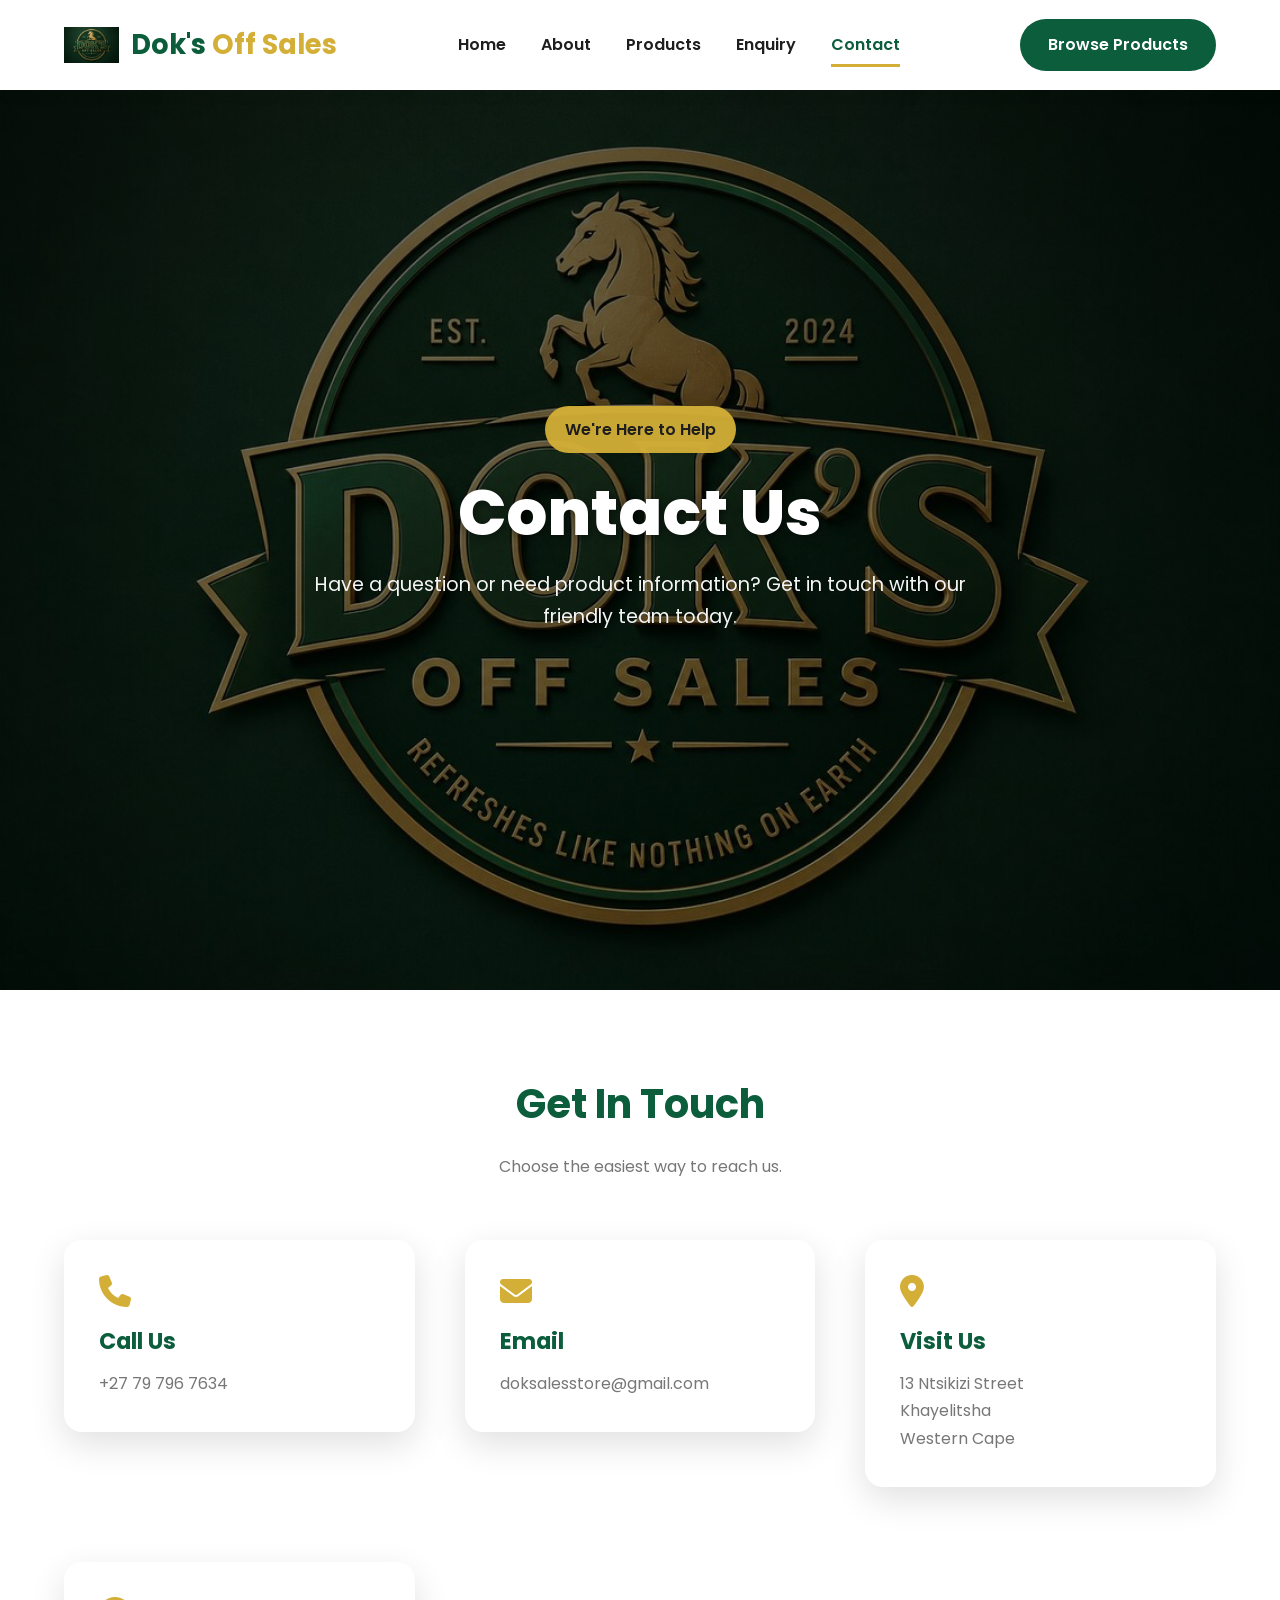
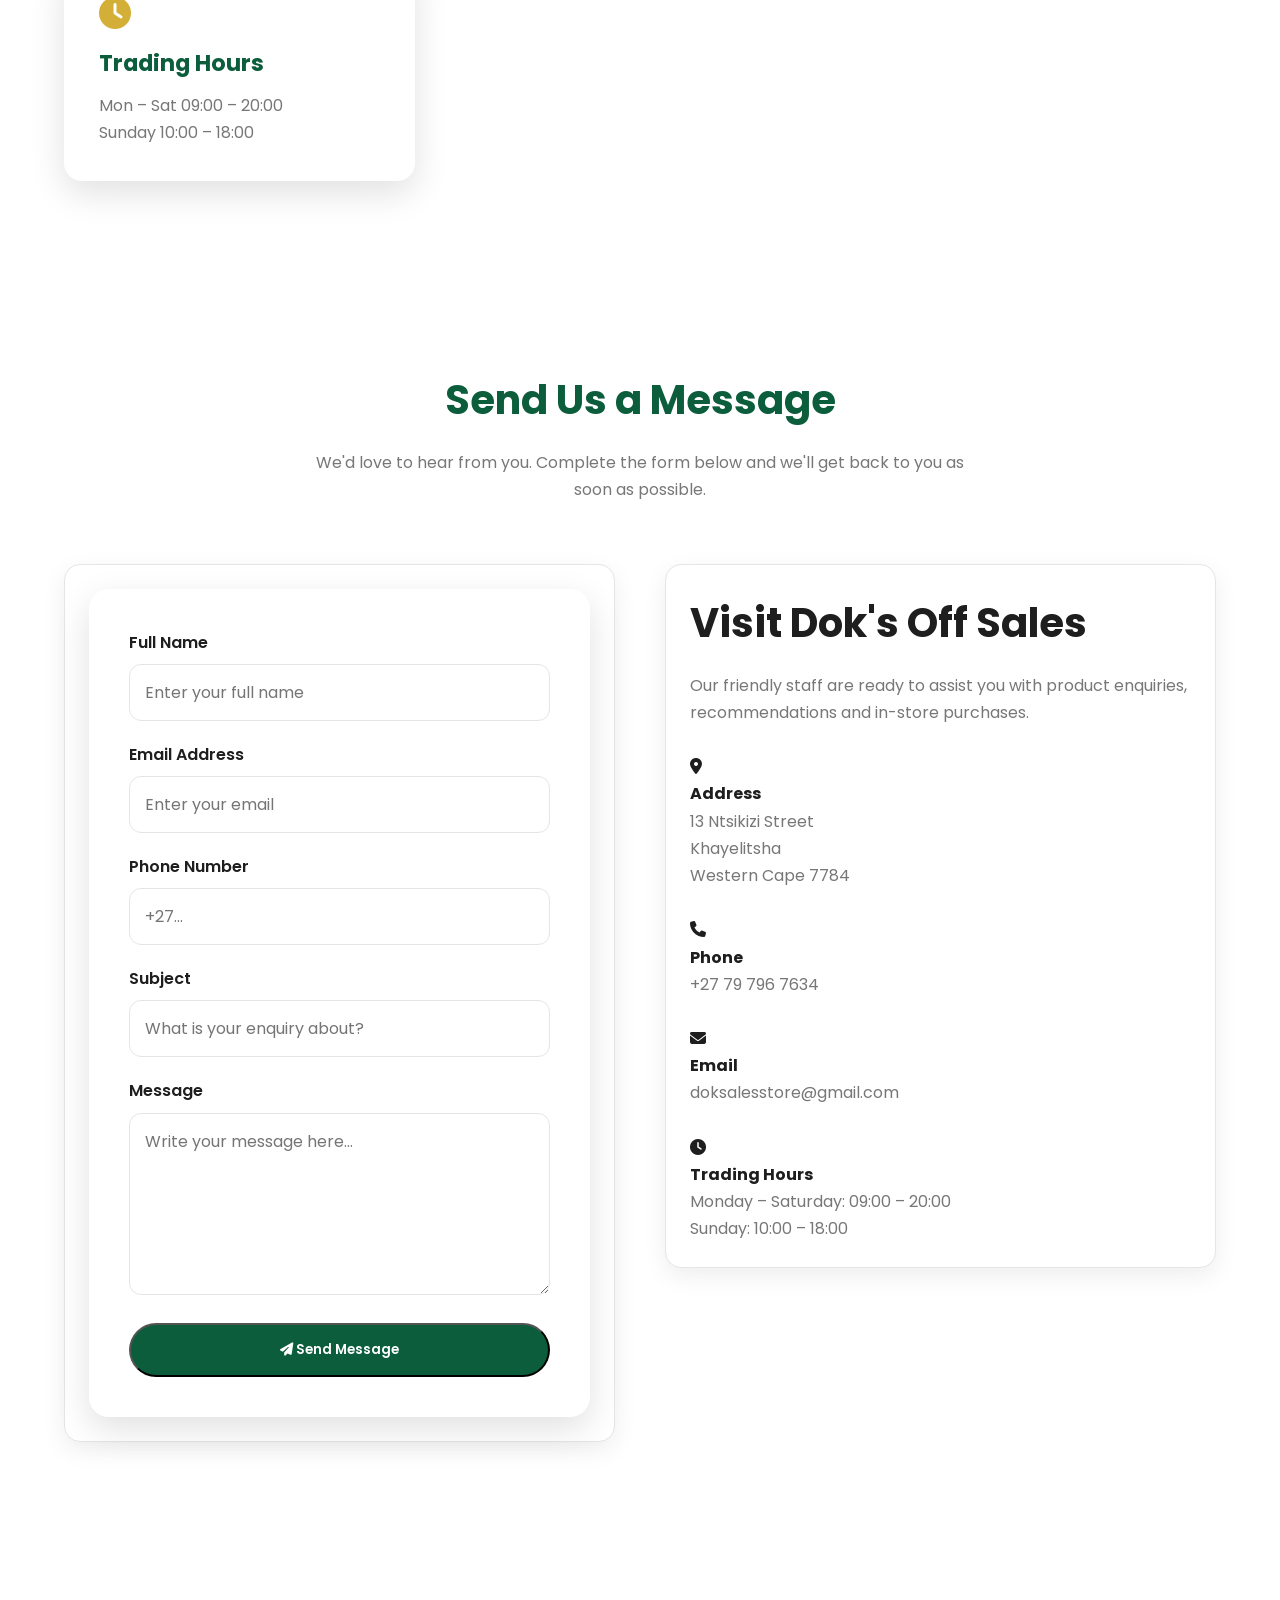
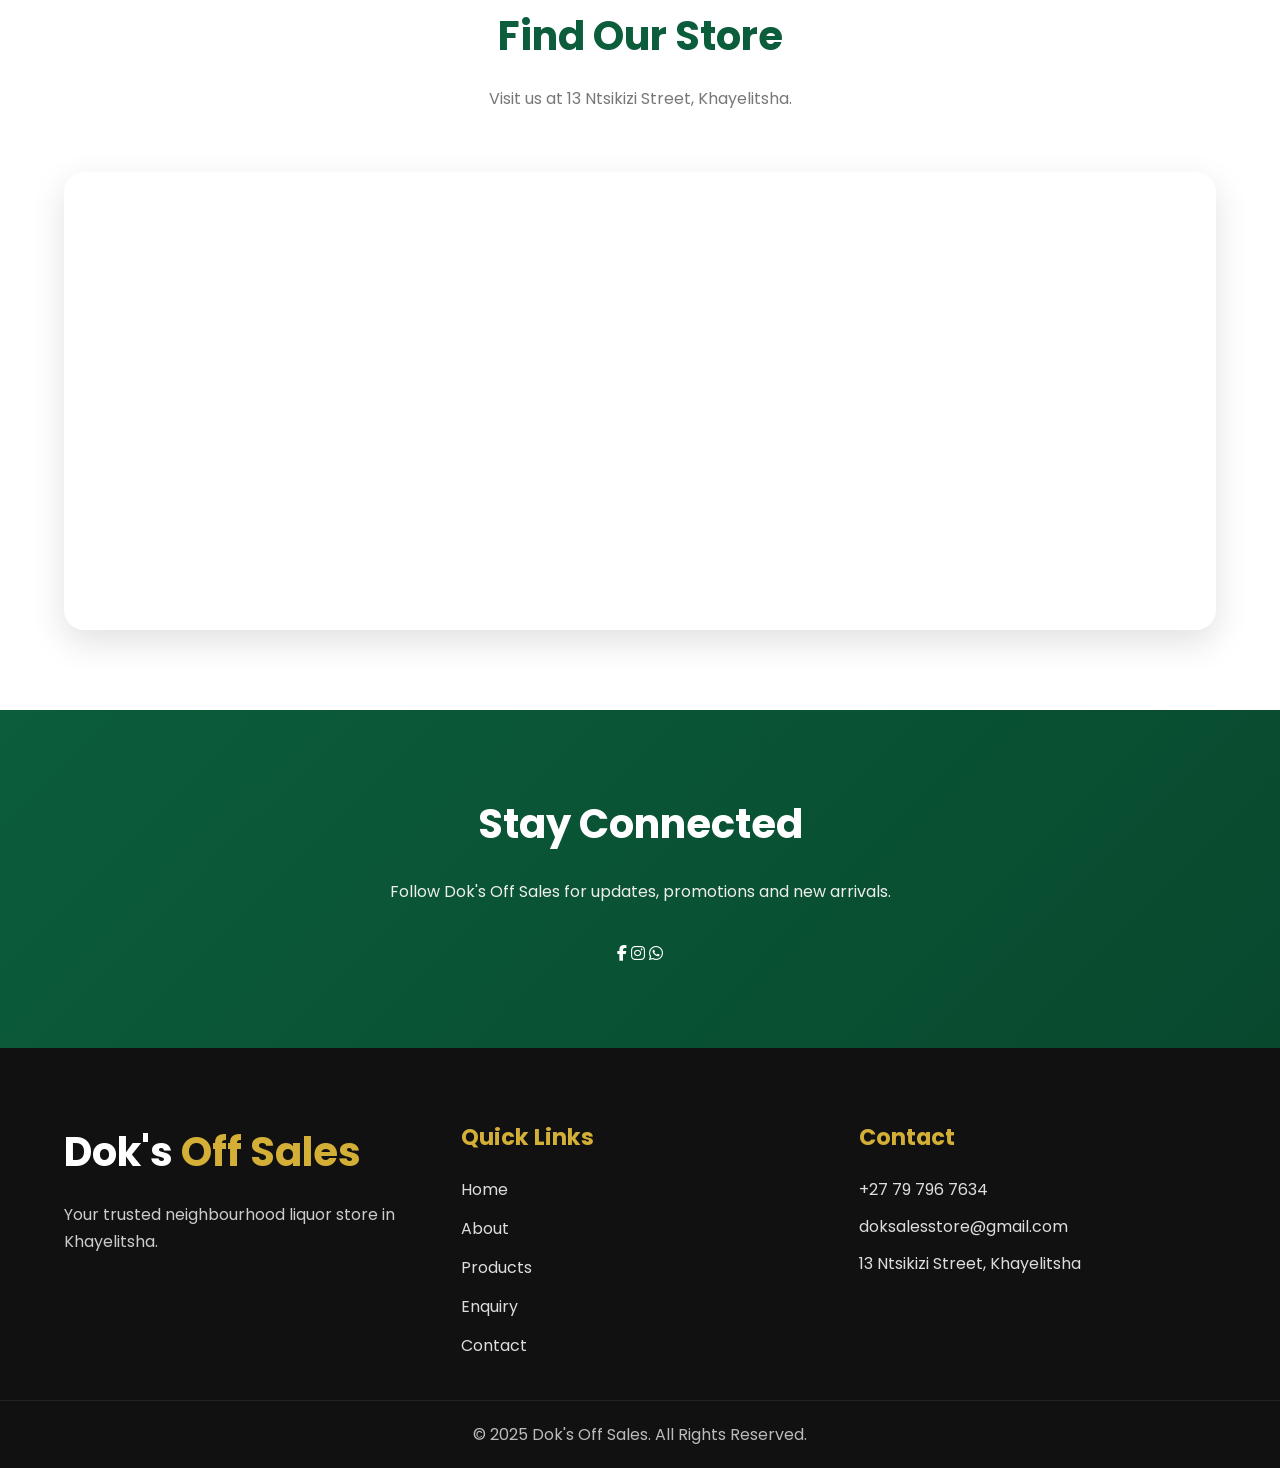
<file: contact.html>
<!DOCTYPE html>
<html lang="en">

<head>

    <meta charset="UTF-8">
    <meta name="viewport" content="width=device-width, initial-scale=1.0">

    <title>Contact Us | Dok's Off Sales</title>

    <meta name="description"
          content="Contact Dok's Off Sales in Khayelitsha. Find our address, trading hours, phone number and send us a message.">

    <!-- Google Fonts -->

    <link rel="preconnect" href="https://fonts.googleapis.com">

    <link rel="preconnect"
          href="https://fonts.gstatic.com"
          crossorigin>

    <link href="https://fonts.googleapis.com/css2?family=Poppins:wght@300;400;500;600;700;800&display=swap"
          rel="stylesheet">

    <!-- Font Awesome -->

    <link rel="stylesheet"
          href="https://cdnjs.cloudflare.com/ajax/libs/font-awesome/6.6.0/css/all.min.css">

    <!-- CSS -->

    <link rel="stylesheet"
          href="css/style.css">

</head>

<body>

<a class="skip-link" href="#main-content">Skip to main content</a>

<div class="loader"></div>

<div class="progress-bar"></div>

<!-- ================= HEADER ================= -->

<header>

<div class="container navbar">

<a href="index.html" class="logo">

<img src="images/store/dok'slogo.jpg"
     alt="Dok's Off Sales" loading="lazy" srcset="images/store/responsive/dok'slogo-480.jpg 480w, images/store/responsive/dok'slogo-768.jpg 768w, images/store/responsive/dok'slogo-1200.jpg 1200w" sizes="(max-width: 768px) 100vw, (max-width: 1200px) 90vw, 1200px">

<h2>Dok's <span>Off Sales</span></h2>

</a>

<ul class="nav-links">

<li><a href="index.html">Home</a></li>

<li><a href="about.html">About</a></li>

<li><a href="products.html">Products</a></li>

<li><a href="enquiry.html">Enquiry</a></li>

<li><a class="active"
       href="contact.html">Contact</a></li>

</ul>

<a href="products.html"
class="nav-btn">

Browse Products

</a>

<div class="menu-toggle">

<span></span>
<span></span>
<span></span>

</div>

</div>

</header>

<!-- ================= HERO ================= -->

<main id="main-content">

<section class="hero" style="height:55vh;">

<div class="hero-slider">

<div class="slide active">

<img src="images/store/dok'slogo.jpg"
     alt="Contact Dok's Off Sales" srcset="images/store/responsive/dok'slogo-480.jpg 480w, images/store/responsive/dok'slogo-768.jpg 768w, images/store/responsive/dok'slogo-1200.jpg 1200w" sizes="(max-width: 768px) 100vw, (max-width: 1200px) 90vw, 1200px">

</div>

</div>

<div class="hero-content">

<div class="container">

<div class="hero-badge">

We're Here to Help

</div>

<h1>

Contact Us

</h1>

<p>

Have a question or need product information?
Get in touch with our friendly team today.

</p>

</div>

</div>

</section>

<!-- ================= CONTACT CARDS ================= -->

<section class="reveal">

<div class="container">

<div class="section-title">

<h2>Get In Touch</h2>

<p>

Choose the easiest way to reach us.

</p>

</div>

<div class="contact-grid">

<div class="contact-card">

<div class="contact-icon">

<i class="fas fa-phone"></i>

</div>

<h3>Call Us</h3>

<p>

+27 79 796 7634

</p>

</div>

<div class="contact-card">

<div class="contact-icon">

<i class="fas fa-envelope"></i>

</div>

<h3>Email</h3>

<p>

doksalesstore@gmail.com

</p>

</div>

<div class="contact-card">

<div class="contact-icon">

<i class="fas fa-location-dot"></i>

</div>

<h3>Visit Us</h3>

<p>

13 Ntsikizi Street<br>

Khayelitsha<br>

Western Cape

</p>

</div>

<div class="contact-card">

<div class="contact-icon">

<i class="fas fa-clock"></i>

</div>

<h3>Trading Hours</h3>

<p>

Mon – Sat

09:00 – 20:00

</p>

<p>

Sunday

10:00 – 18:00

</p>

</div>

</div>

</div>

</section>

<!-- ==========================================
        CONTACT FORM
=========================================== -->

<section class="reveal">

    <div class="container">

        <div class="section-title">

            <h2>Send Us a Message</h2>

            <p>
                We'd love to hear from you. Complete the form below and we'll get back to you as soon as possible.
            </p>

        </div>

        <div class="contact-grid">

            <!-- Contact Form -->

            <div class="card">

                <form>

                    <div class="form-group">

                        <label>Full Name</label>

                        <input type="text"
                               placeholder="Enter your full name"
                               required>

                    </div>

                    <div class="form-group">

                        <label>Email Address</label>

                        <input type="email"
                               placeholder="Enter your email"
                               required>

                    </div>

                    <div class="form-group">

                        <label>Phone Number</label>

                        <input type="tel"
                               placeholder="+27..."
                               required>

                    </div>

                    <div class="form-group">

                        <label>Subject</label>

                        <input type="text"
                               placeholder="What is your enquiry about?"
                               required>

                    </div>

                    <div class="form-group">

                        <label>Message</label>

                        <textarea rows="6"
                                  placeholder="Write your message here..."
                                  required></textarea>

                    </div>

                    <button type="submit"
                            class="btn btn-primary"
                            style="width:100%;">

                        <i class="fas fa-paper-plane"></i>
                        Send Message

                    </button>

                </form>

            </div>

            <!-- Store Information -->

            <div class="card">

                <h2>Visit Dok's Off Sales</h2>

                <p>

                    Our friendly staff are ready to assist you with product enquiries,
                    recommendations and in-store purchases.

                </p>

                <br>

                <div class="info-item">

                    <i class="fas fa-location-dot"></i>

                    <div>

                        <h4>Address</h4>

                        <p>

                            13 Ntsikizi Street<br>
                            Khayelitsha<br>
                            Western Cape 7784

                        </p>

                    </div>

                </div>

                <br>

                <div class="info-item">

                    <i class="fas fa-phone"></i>

                    <div>

                        <h4>Phone</h4>

                        <p>+27 79 796 7634</p>

                    </div>

                </div>

                <br>

                <div class="info-item">

                    <i class="fas fa-envelope"></i>

                    <div>

                        <h4>Email</h4>

                        <p>doksalesstore@gmail.com</p>

                    </div>

                </div>

                <br>

                <div class="info-item">

                    <i class="fas fa-clock"></i>

                    <div>

                        <h4>Trading Hours</h4>

                        <p>Monday – Saturday: 09:00 – 20:00</p>

                        <p>Sunday: 10:00 – 18:00</p>

                    </div>

                </div>

            </div>

        </div>

    </div>

</section>

<!-- ==========================================
        GOOGLE MAP
=========================================== -->

<section class="contact reveal">

    <div class="container">

        <div class="section-title">

            <h2>Find Our Store</h2>

            <p>

                Visit us at 13 Ntsikizi Street, Khayelitsha.

            </p>

        </div>

        <div class="map">

            <iframe
                src="https://maps.google.com/maps?q=13%20Ntsikizi%20Street%20Khayelitsha&t=&z=15&ie=UTF8&iwloc=&output=embed"
                loading="lazy"
                allowfullscreen>
            </iframe>

        </div>

    </div>

</section>

<!-- ==========================================
        SOCIAL MEDIA
=========================================== -->

<section class="cta reveal">

    <div class="container">

        <h2>Stay Connected</h2>

        <p>

            Follow Dok's Off Sales for updates, promotions and new arrivals.

        </p>

        <div class="social-links" style="justify-content:center; margin-top:25px;">

            <a href=""><i class="fab fa-facebook-f"></i></a>

            <a href="#"><i class="fab fa-instagram"></i></a>

            <a href="#"><i class="fab fa-whatsapp"></i></a>

        </div>

    </div>

</section>

<!-- Footer -->

</main>

<footer>

    <div class="container footer-grid">

        <div class="footer-logo">

            <h2>Dok's <span>Off Sales</span></h2>

            <p>
                Your trusted neighbourhood liquor store in Khayelitsha.
            </p>

        </div>

        <div class="footer-links">

            <h3>Quick Links</h3>

            <ul>

                <li><a href="index.html">Home</a></li>

                <li><a href="about.html">About</a></li>

                <li><a href="products.html">Products</a></li>

                <li><a href="enquiry.html">Enquiry</a></li>

                <li><a href="contact.html">Contact</a></li>

            </ul>

        </div>

        <div class="footer-contact">

            <h3>Contact</h3>

            <p>+27 79 796 7634</p>

            <p>doksalesstore@gmail.com</p>

            <p>13 Ntsikizi Street, Khayelitsha</p>

        </div>

    </div>

    <div class="footer-bottom">

        <p>&copy; 2025 Dok's Off Sales. All Rights Reserved.</p>

    </div>

</footer>

<button id="backToTop">

    <i class="fas fa-arrow-up"></i>

</button>

<script src="js/script.js"></script>

</body>
</html>
</file>
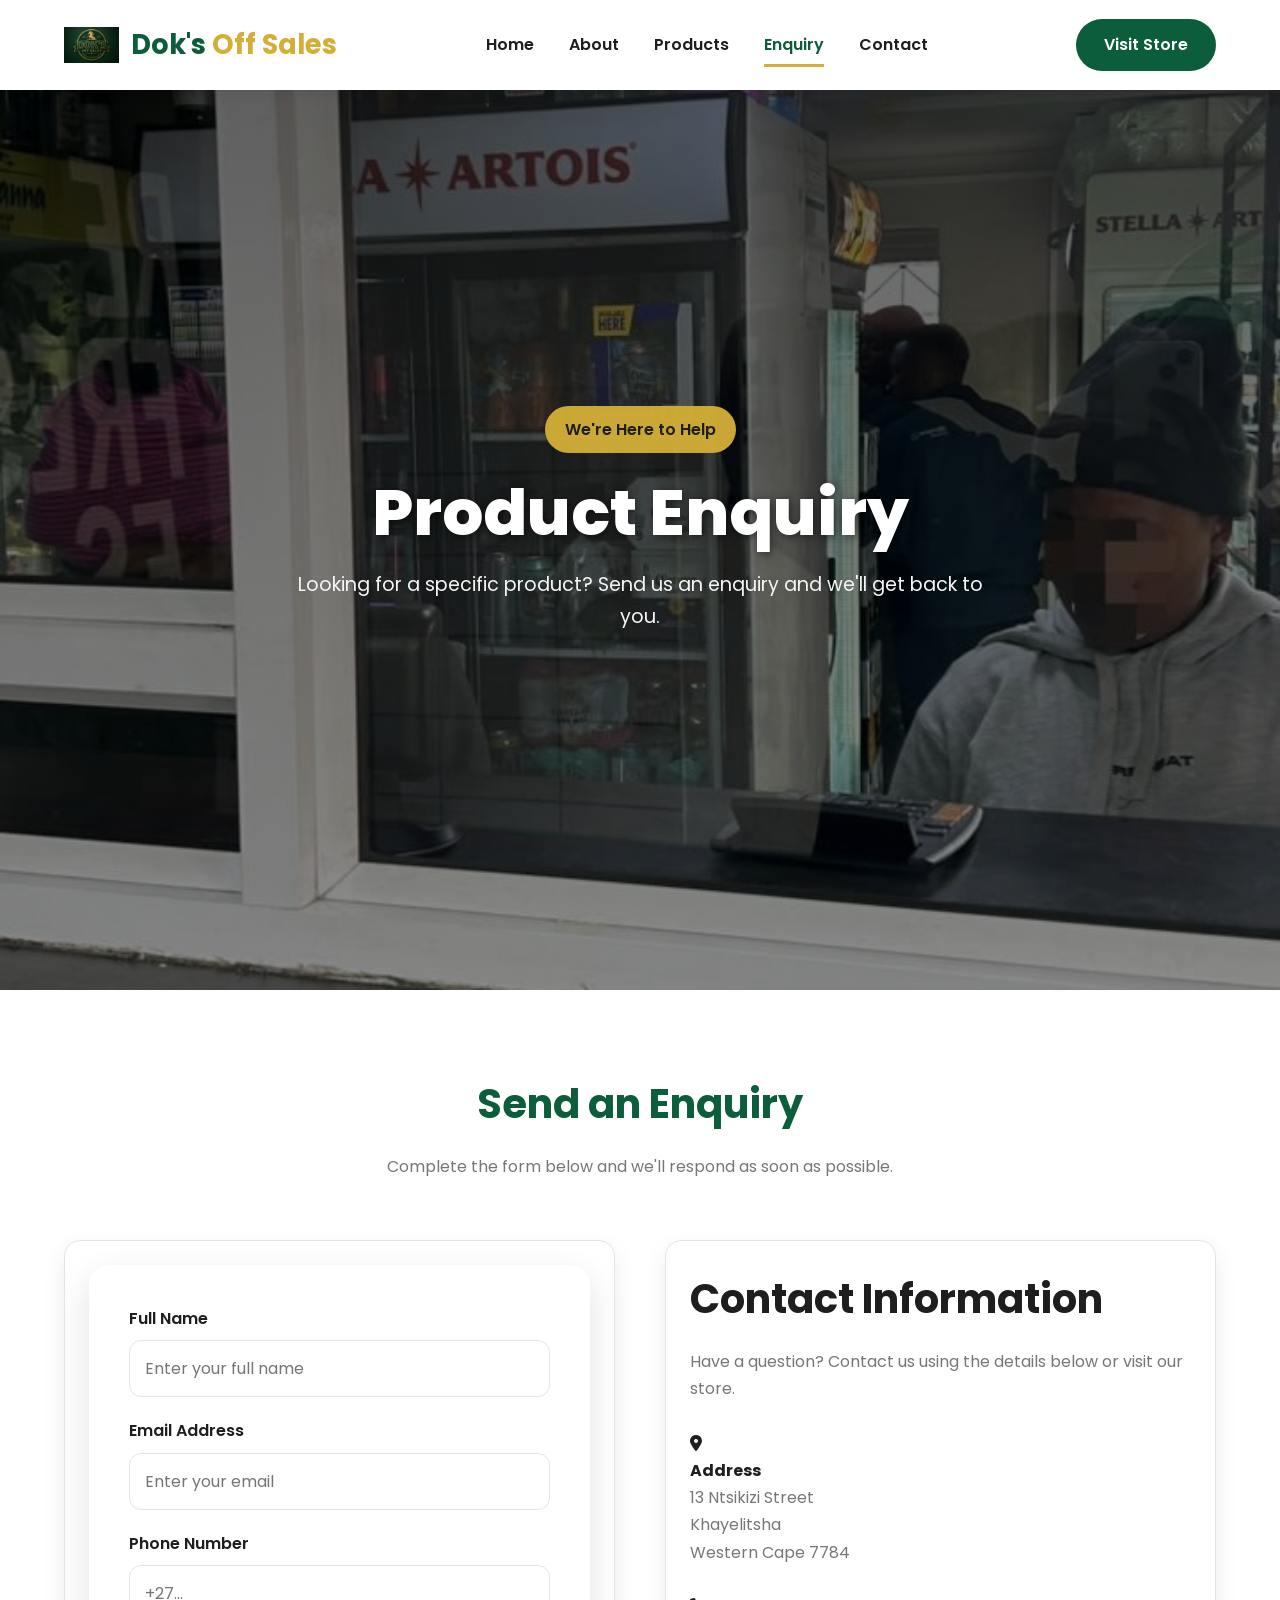
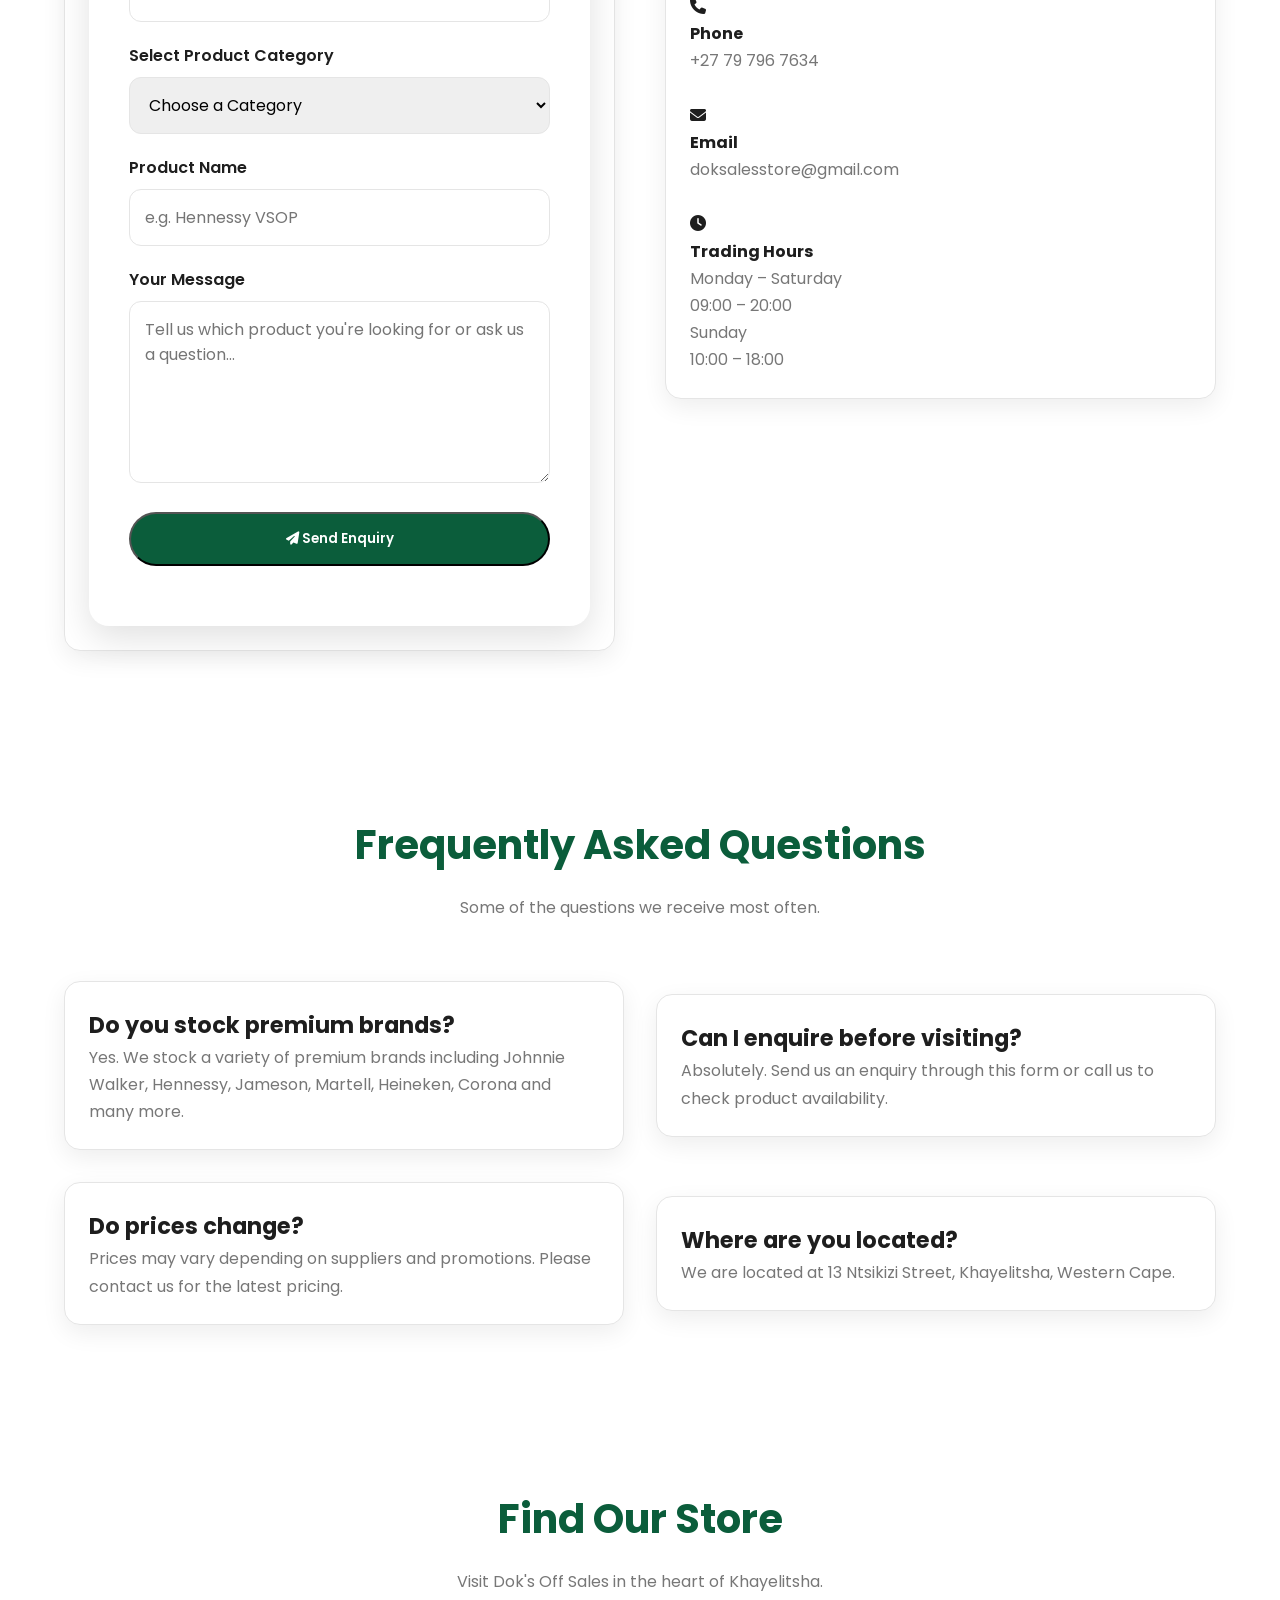
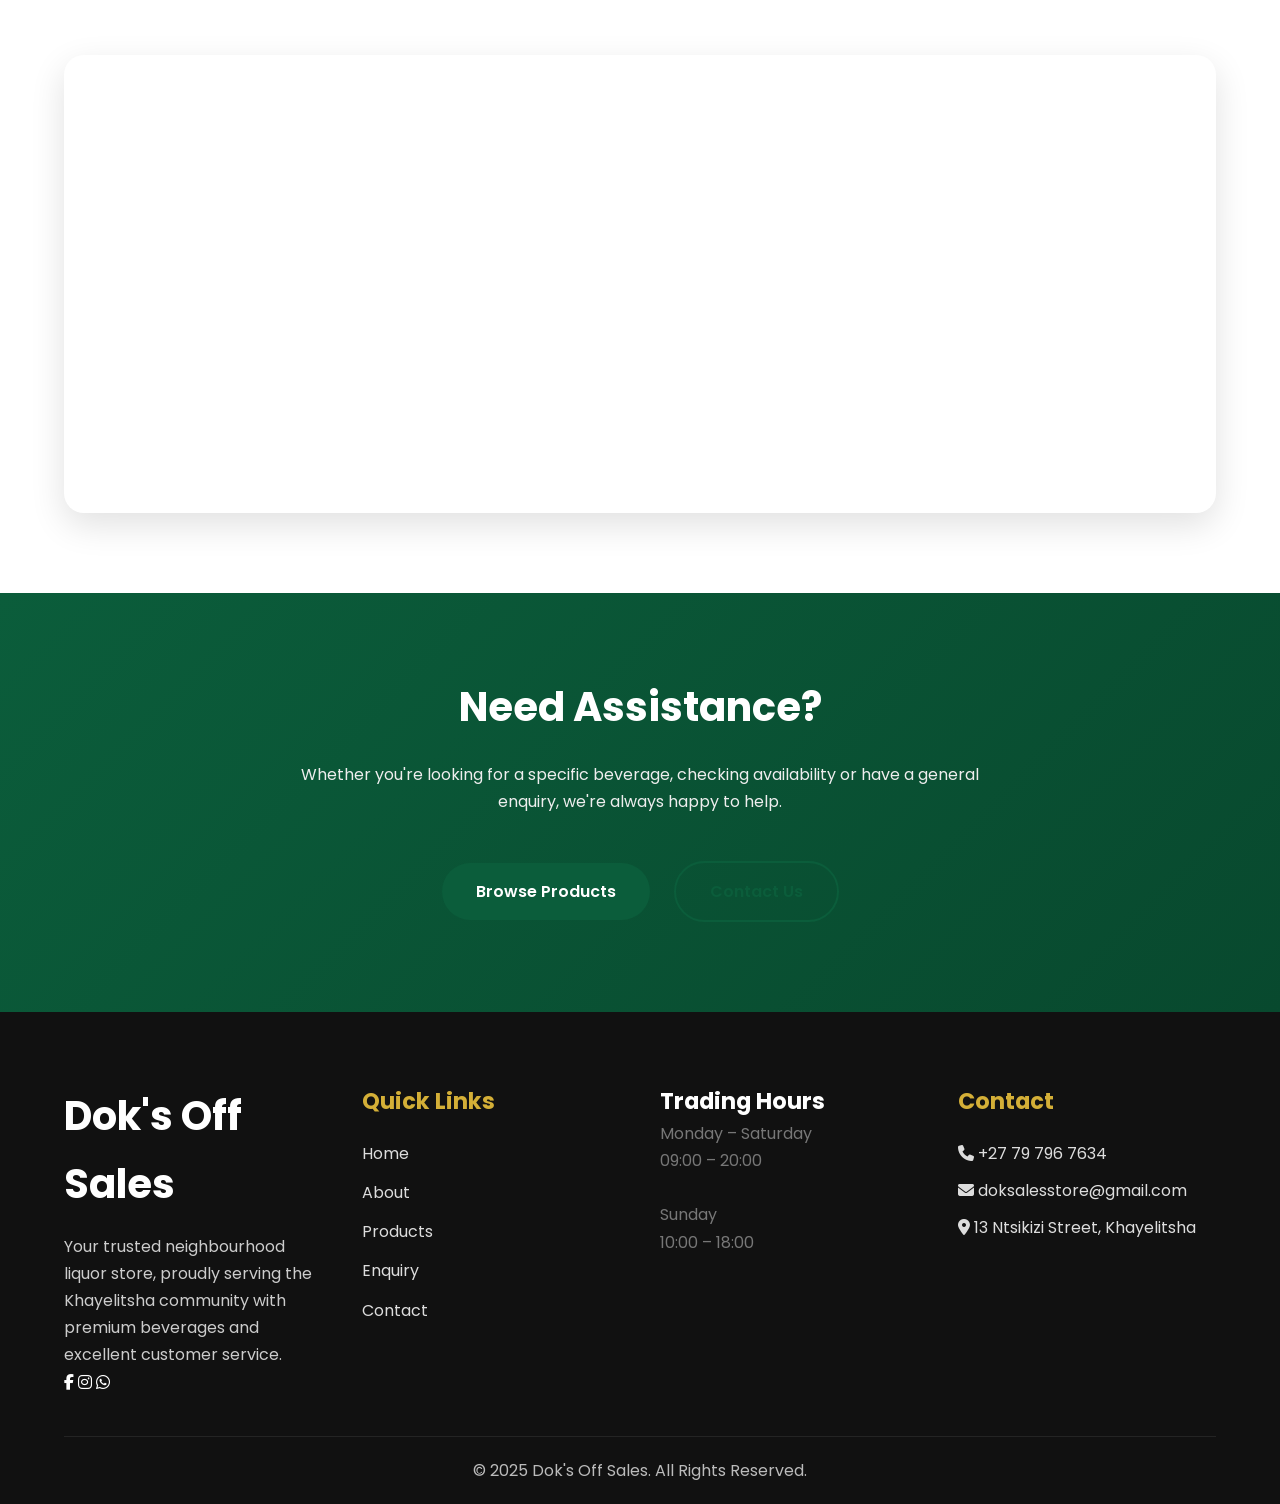
<file: enquiry.html>
<!DOCTYPE html>
<html lang="en">

<head>

    <meta charset="UTF-8">
    <meta name="viewport" content="width=device-width, initial-scale=1.0">

    <title>Product Enquiry | Dok's Off Sales</title>

    <meta name="description"
        content="Send a product enquiry to Dok's Off Sales. Ask about product availability, prices and stock.">

    <!-- Google Fonts -->

    <link rel="preconnect" href="https://fonts.googleapis.com">

    <link rel="preconnect" href="https://fonts.gstatic.com" crossorigin>

    <link href="https://fonts.googleapis.com/css2?family=Poppins:wght@300;400;500;600;700;800&display=swap"
        rel="stylesheet">

    <!-- Font Awesome -->

    <link rel="stylesheet"
        href="https://cdnjs.cloudflare.com/ajax/libs/font-awesome/6.6.0/css/all.min.css">

    <!-- CSS -->

    <link rel="stylesheet" href="css/style.css">

</head>

<body>

<a class="skip-link" href="#main-content">Skip to main content</a>

<div class="loader"></div>

<div class="progress-bar"></div>

<!-- ================= HEADER ================= -->

<header>

    <div class="container navbar">

        <a href="index.html" class="logo">

            <img src="images/store/dok'slogo.jpg" alt="Dok's Off Sales" loading="lazy" srcset="images/store/responsive/dok'slogo-480.jpg 480w, images/store/responsive/dok'slogo-768.jpg 768w, images/store/responsive/dok'slogo-1200.jpg 1200w" sizes="(max-width: 768px) 100vw, (max-width: 1200px) 90vw, 1200px">

            <h2>Dok's <span>Off Sales</span></h2>

        </a>

        <ul class="nav-links">

            <li><a href="index.html">Home</a></li>

            <li><a href="about.html">About</a></li>

            <li><a href="products.html">Products</a></li>

            <li><a class="active" href="enquiry.html">Enquiry</a></li>

            <li><a href="contact.html">Contact</a></li>

        </ul>

        <a href="contact.html" class="nav-btn">

            Visit Store

        </a>

        <div class="menu-toggle">

            <span></span>
            <span></span>
            <span></span>

        </div>

    </div>

</header>

<!-- ================= HERO ================= -->

<main id="main-content">

<section class="hero" style="height:50vh;">

    <div class="hero-slider">

        <div class="slide active">

            <img src="images/store/interior2.jpg" alt="Product Enquiry" srcset="images/store/responsive/interior2-480.jpg 480w, images/store/responsive/interior2-768.jpg 768w, images/store/responsive/interior2-1200.jpg 1200w" sizes="(max-width: 768px) 100vw, (max-width: 1200px) 90vw, 1200px">

        </div>

    </div>

    <div class="hero-content">

        <div class="container">

            <div class="hero-badge">

                We're Here to Help

            </div>

            <h1>

                Product Enquiry

            </h1>

            <p>

                Looking for a specific product?
                Send us an enquiry and we'll get back to you.

            </p>

        </div>

    </div>

</section>

<!-- ================= ENQUIRY FORM ================= -->

<section class="reveal">

<div class="container">

<div class="section-title">

<h2>Send an Enquiry</h2>

<p>

Complete the form below and we'll respond as soon as possible.

</p>

</div>

<div class="contact-grid">

<div class="card">

<form>

<div class="form-group">

<label>Full Name</label>

<input
type="text"
placeholder="Enter your full name"
required>

</div>

<div class="form-group">

<label>Email Address</label>

<input
type="email"
placeholder="Enter your email"
required>

</div>

<div class="form-group">

<label>Phone Number</label>

<input
type="tel"
placeholder="+27..."

required>

</div>

<div class="form-group">

<label>Select Product Category</label>

<select required>

<option value="">Choose a Category</option>

<option>Beer</option>

<option>Whisky</option>

<option>Cognac</option>

<option>Brandy</option>

<option>Tequila</option>

<option>Gin</option>

<option>Energy Drinks</option>

<option>Other</option>

</select>

</div>

<div class="form-group">

    <label>Product Name</label>

    <input
        type="text"
        placeholder="e.g. Hennessy VSOP">

</div>

<div class="form-group">

    <label>Your Message</label>

    <textarea
        rows="6"
        placeholder="Tell us which product you're looking for or ask us a question..."
        required></textarea>

</div>

<div class="form-group">

    <button
        type="submit"
        class="btn btn-primary"
        style="width:100%;">

        <i class="fas fa-paper-plane"></i>
        Send Enquiry

    </button>

</div>

</form>

</div>

<!-- ================= CONTACT INFO ================= -->

<div class="card">

    <h2>Contact Information</h2>

    <p>

        Have a question? Contact us using the details below or visit our store.

    </p>

    <br>

    <div class="contact-info">

        <div class="info-item">

            <i class="fas fa-location-dot"></i>

            <div>

                <h4>Address</h4>

                <p>

                    13 Ntsikizi Street<br>
                    Khayelitsha<br>
                    Western Cape 7784

                </p>

            </div>

        </div>

        <br>

        <div class="info-item">

            <i class="fas fa-phone"></i>

            <div>

                <h4>Phone</h4>

                <p>+27 79 796 7634</p>

            </div>

        </div>

        <br>

        <div class="info-item">

            <i class="fas fa-envelope"></i>

            <div>

                <h4>Email</h4>

                <p>doksalesstore@gmail.com</p>

            </div>

        </div>

        <br>

        <div class="info-item">

            <i class="fas fa-clock"></i>

            <div>

                <h4>Trading Hours</h4>

                <p>

                    Monday – Saturday<br>
                    09:00 – 20:00

                </p>

                <p>

                    Sunday<br>
                    10:00 – 18:00

                </p>

            </div>

        </div>

    </div>

</div>

</div>

</div>

</section>

<!-- ================= FAQ ================= -->

<section class="reveal">

<div class="container">

<div class="section-title">

<h2>Frequently Asked Questions</h2>

<p>

Some of the questions we receive most often.

</p>

</div>

<div class="grid-2">

<div class="card">

<h3>Do you stock premium brands?</h3>

<p>

Yes. We stock a variety of premium brands including
Johnnie Walker, Hennessy, Jameson, Martell,
Heineken, Corona and many more.

</p>

</div>

<div class="card">

<h3>Can I enquire before visiting?</h3>

<p>

Absolutely. Send us an enquiry through this form
or call us to check product availability.

</p>

</div>

<div class="card">

<h3>Do prices change?</h3>

<p>

Prices may vary depending on suppliers and promotions.
Please contact us for the latest pricing.

</p>

</div>

<div class="card">

<h3>Where are you located?</h3>

<p>

We are located at
13 Ntsikizi Street,
Khayelitsha,
Western Cape.

</p>

</div>

</div>

</div>

</section>

<!-- ==========================================
        GOOGLE MAP
=========================================== -->

<section class="contact reveal">

    <div class="container">

        <div class="section-title">

            <h2>Find Our Store</h2>

            <p>
                Visit Dok's Off Sales in the heart of Khayelitsha.
            </p>

        </div>

        <div class="map">

            <iframe
                src="https://maps.google.com/maps?q=13%20Ntsikizi%20Street%20Khayelitsha&t=&z=15&ie=UTF8&iwloc=&output=embed"
                loading="lazy"
                allowfullscreen>
            </iframe>

        </div>

    </div>

</section>

<!-- ==========================================
        CALL TO ACTION
=========================================== -->

<section class="cta reveal">

    <div class="container">

        <h2>Need Assistance?</h2>

        <p>

            Whether you're looking for a specific beverage,
            checking availability or have a general enquiry,
            we're always happy to help.

        </p>

        <a href="products.html" class="btn btn-primary">

            Browse Products

        </a>

        <a href="contact.html" class="btn btn-outline">

            Contact Us

        </a>

    </div>

</section>

<!-- ==========================================
        FOOTER
=========================================== -->

</main>

<footer>

    <div class="container footer-grid">

        <div class="footer-logo">

            <h2>Dok's Off Sales</h2>

            <p>

                Your trusted neighbourhood liquor store,
                proudly serving the Khayelitsha community with
                premium beverages and excellent customer service.

            </p>

            <div class="social-links">

                <a href="#"><i class="fab fa-facebook-f"></i></a>

                <a href="#"><i class="fab fa-instagram"></i></a>

                <a href="#"><i class="fab fa-whatsapp"></i></a>

            </div>

        </div>

        <div class="footer-links">

            <h3>Quick Links</h3>

            <ul>

                <li><a href="index.html">Home</a></li>

                <li><a href="about.html">About</a></li>

                <li><a href="products.html">Products</a></li>

                <li><a href="enquiry.html">Enquiry</a></li>

                <li><a href="contact.html">Contact</a></li>

            </ul>

        </div>

        <div class="footer-hours">

            <h3>Trading Hours</h3>

            <p>Monday – Saturday</p>
            <p>09:00 – 20:00</p>

            <br>

            <p>Sunday</p>
            <p>10:00 – 18:00</p>

        </div>

        <div class="footer-contact">

            <h3>Contact</h3>

            <p><i class="fas fa-phone"></i> +27 79 796 7634</p>

            <p><i class="fas fa-envelope"></i> doksalesstore@gmail.com</p>

            <p><i class="fas fa-location-dot"></i> 13 Ntsikizi Street, Khayelitsha</p>

        </div>

    </div>

    <div class="container footer-bottom">

        <p>

            © 2025 Dok's Off Sales. All Rights Reserved.

        </p>

    </div>

</footer>

<!-- ==========================================
        BACK TO TOP
=========================================== -->

<button id="backToTop">

    <i class="fas fa-arrow-up"></i>

</button>

<!-- ==========================================
        JAVASCRIPT
=========================================== -->

<script src="js/script.js"></script>

</body>

</html>
</file>
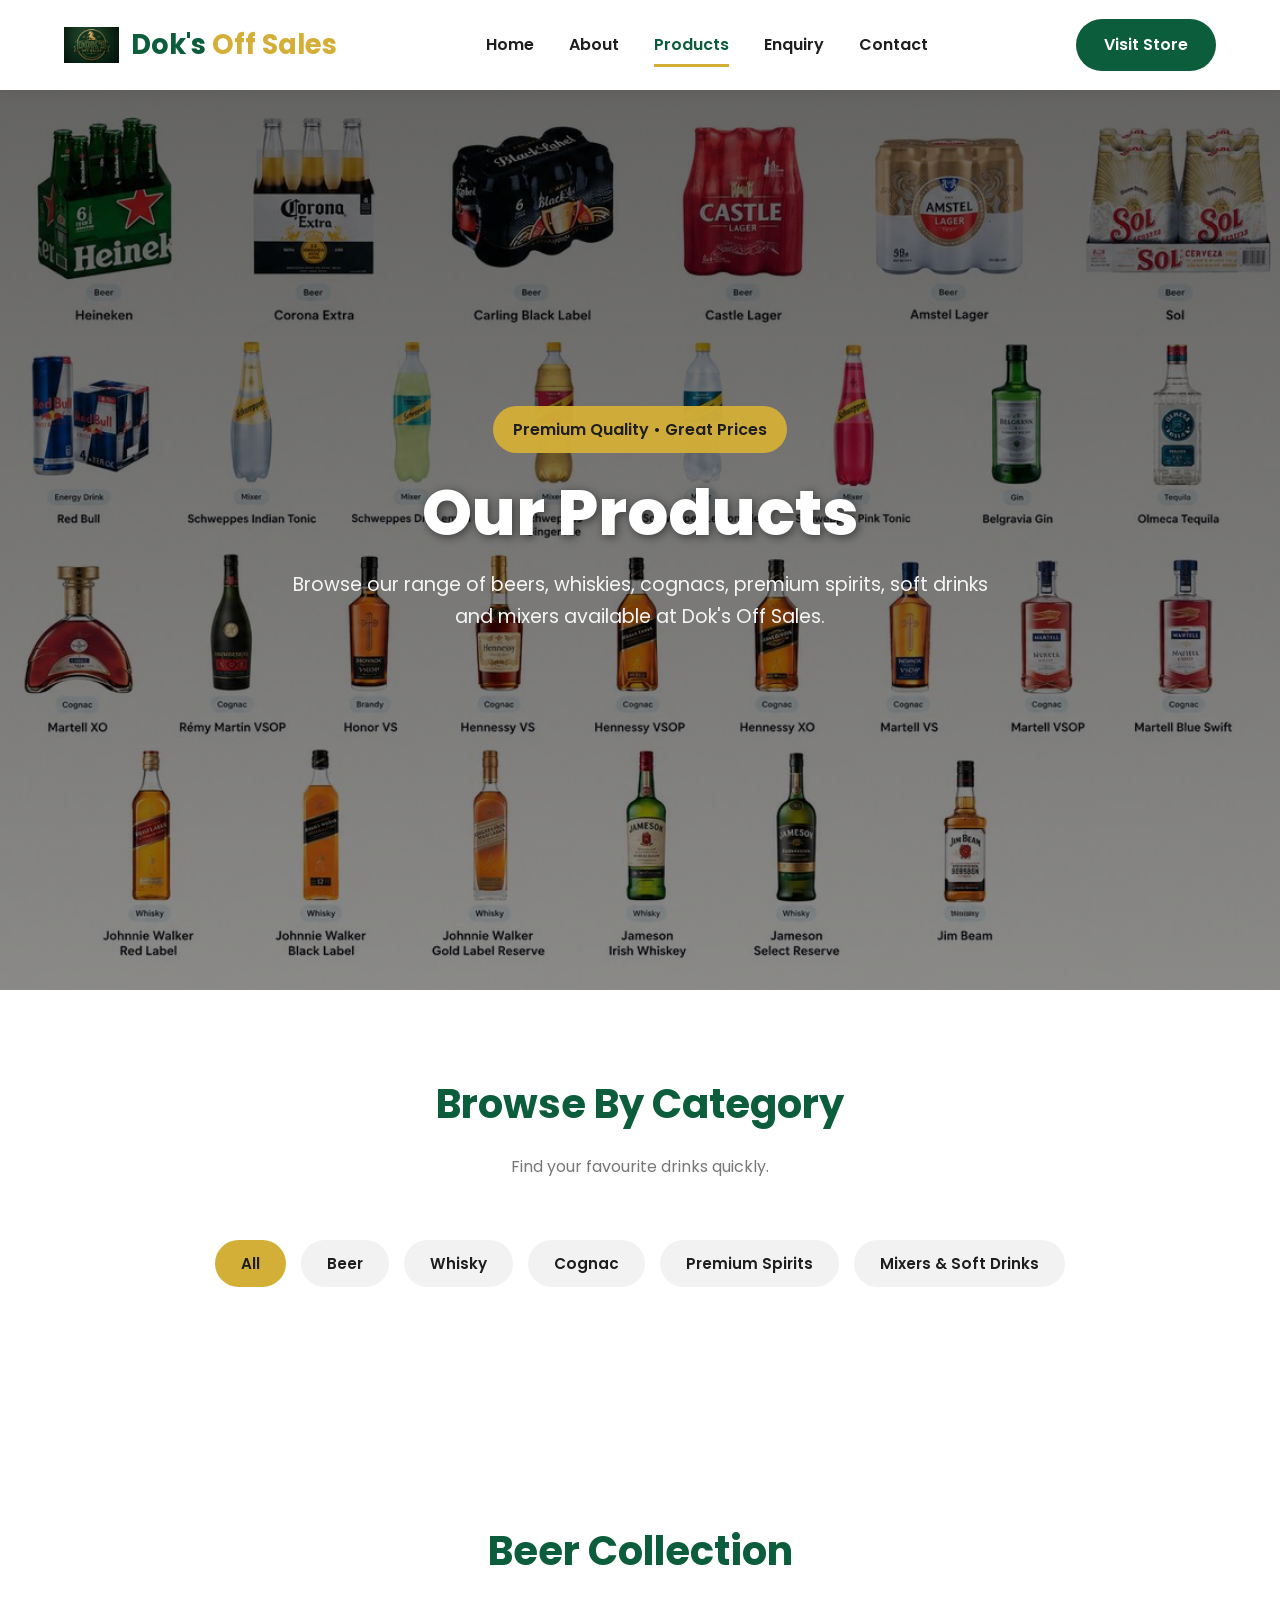
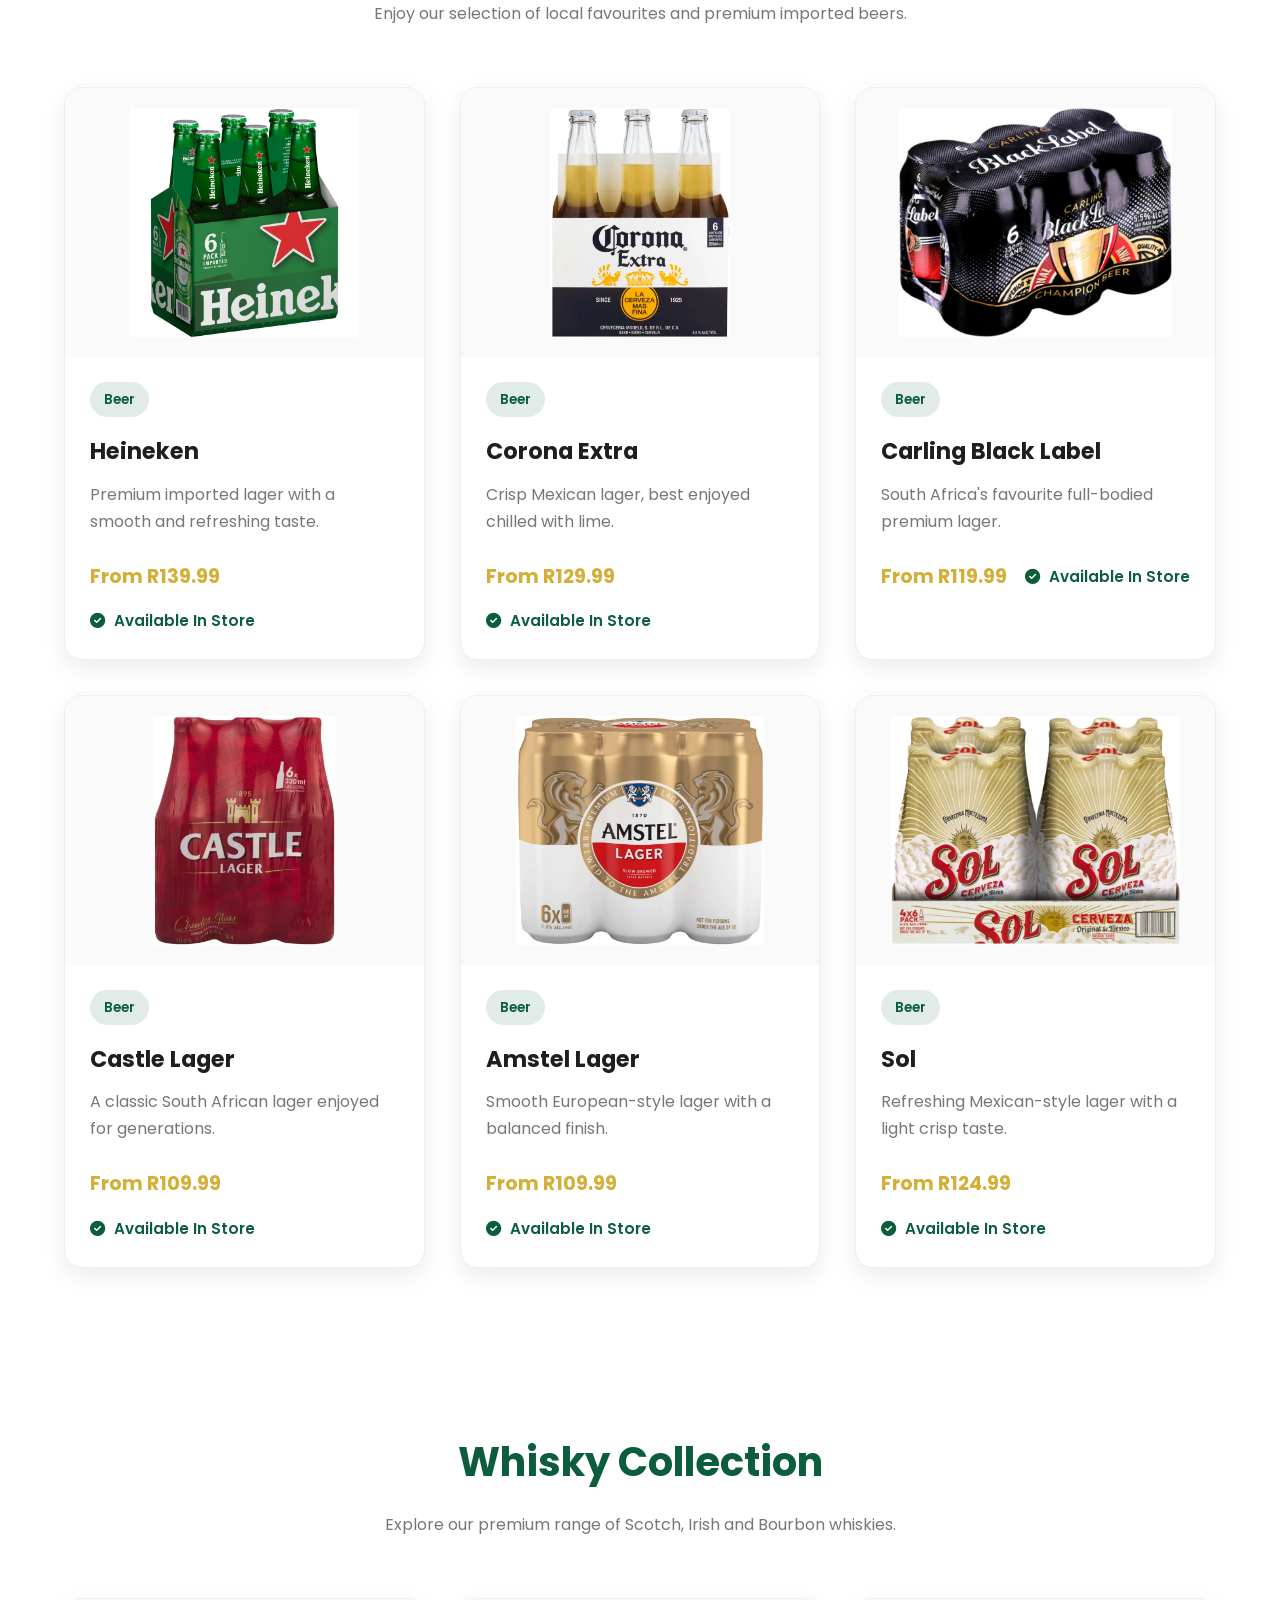
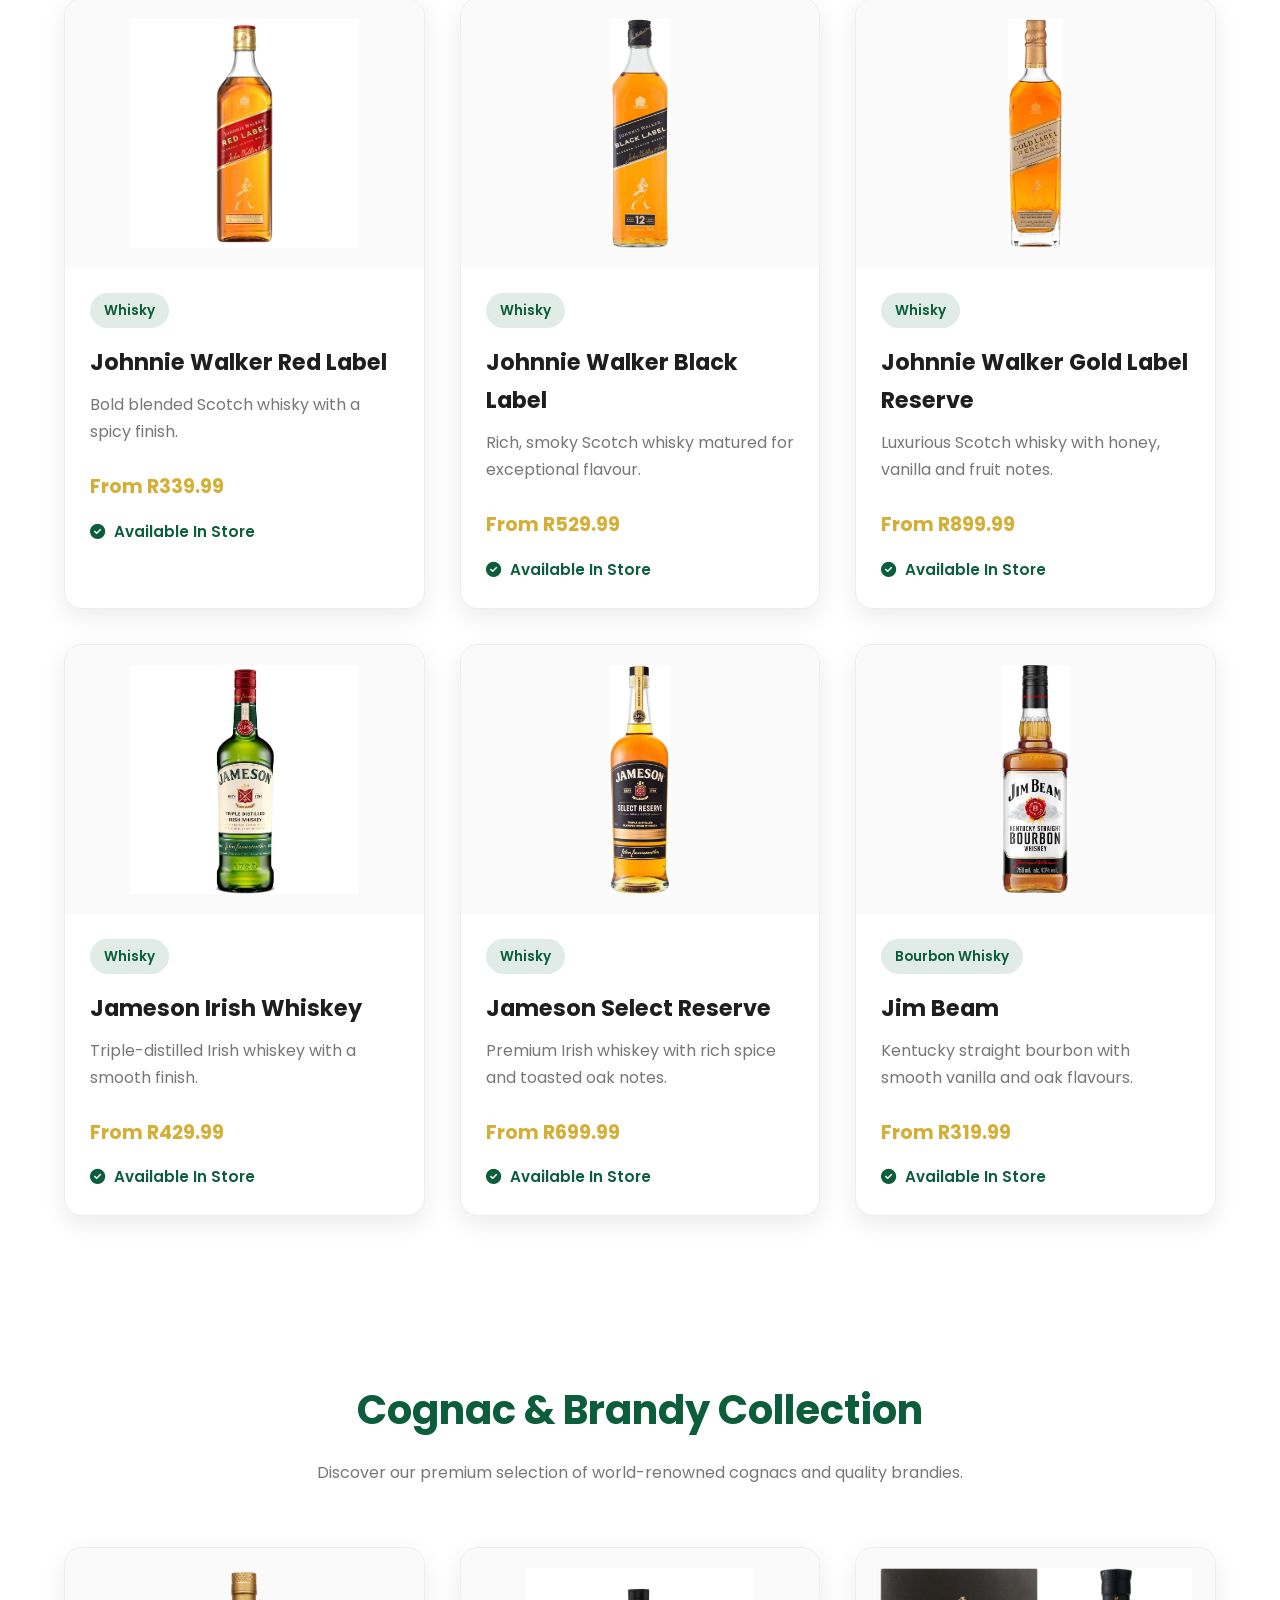
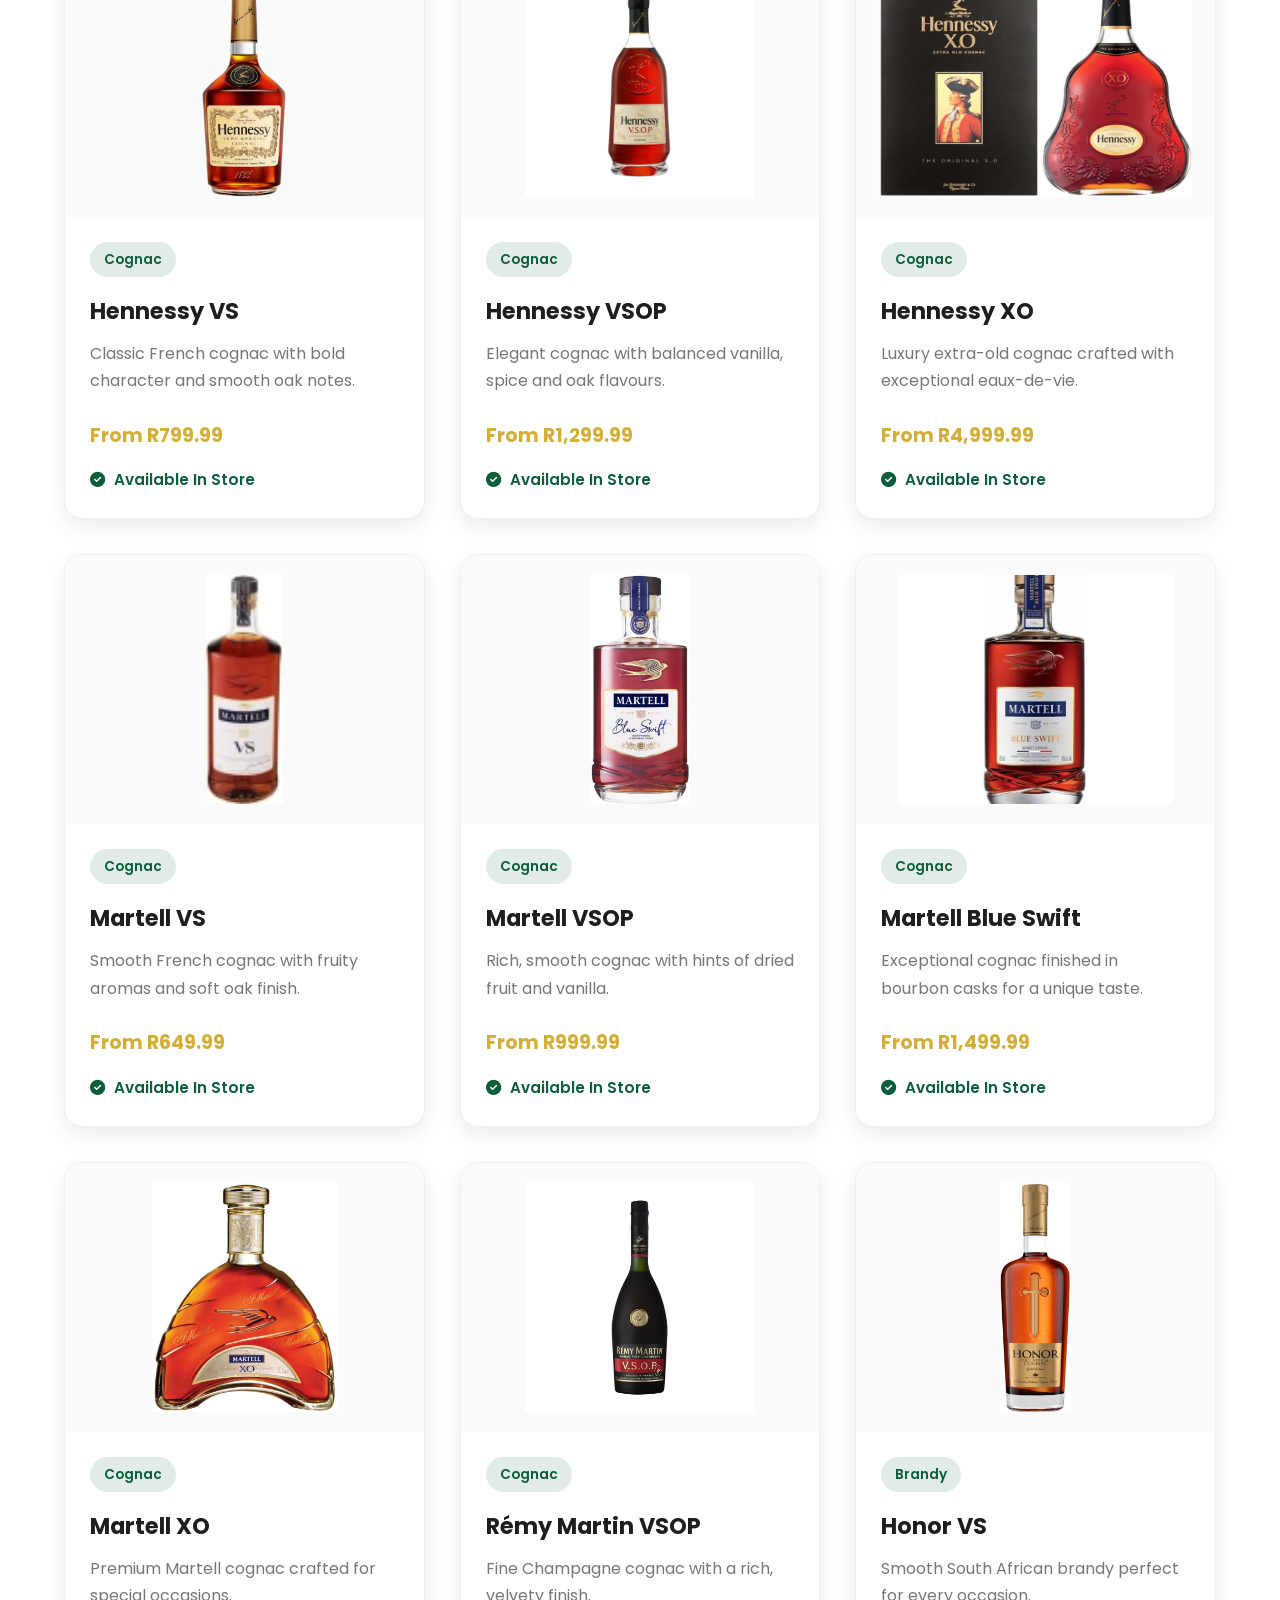
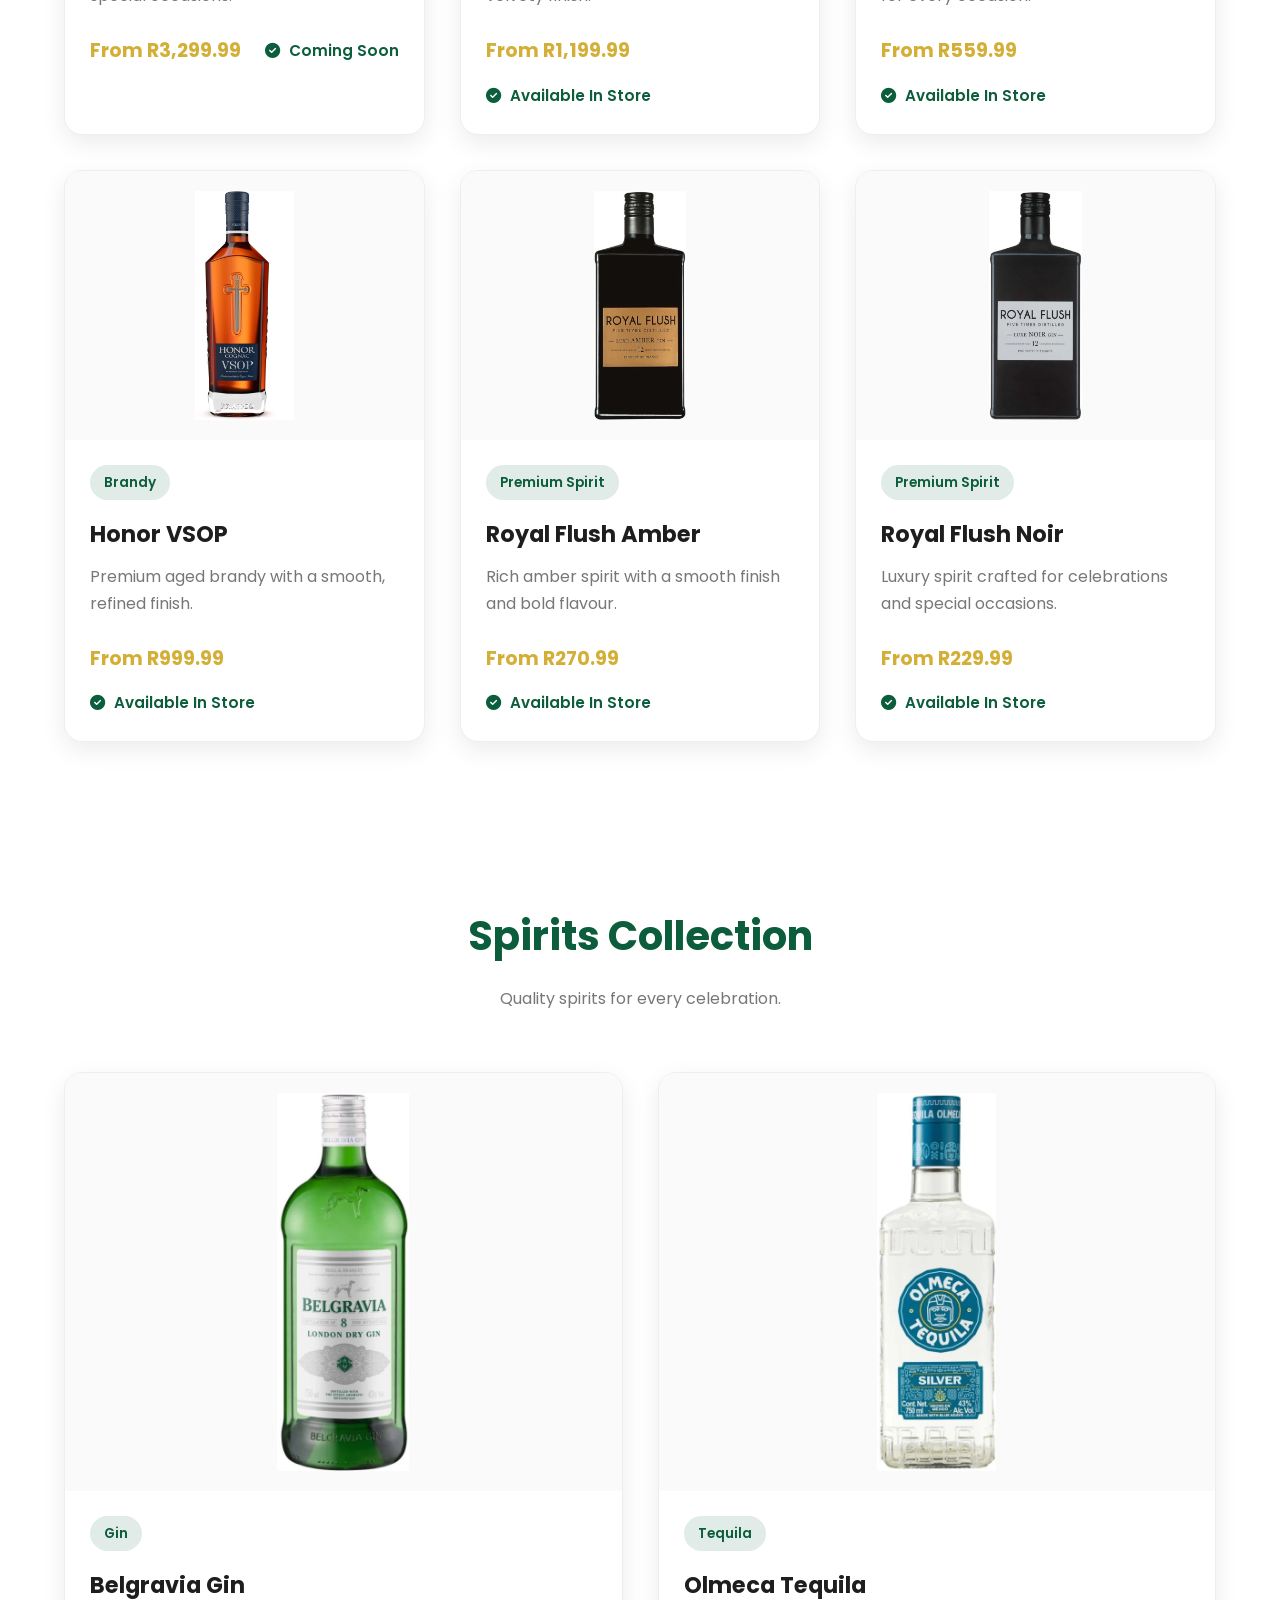
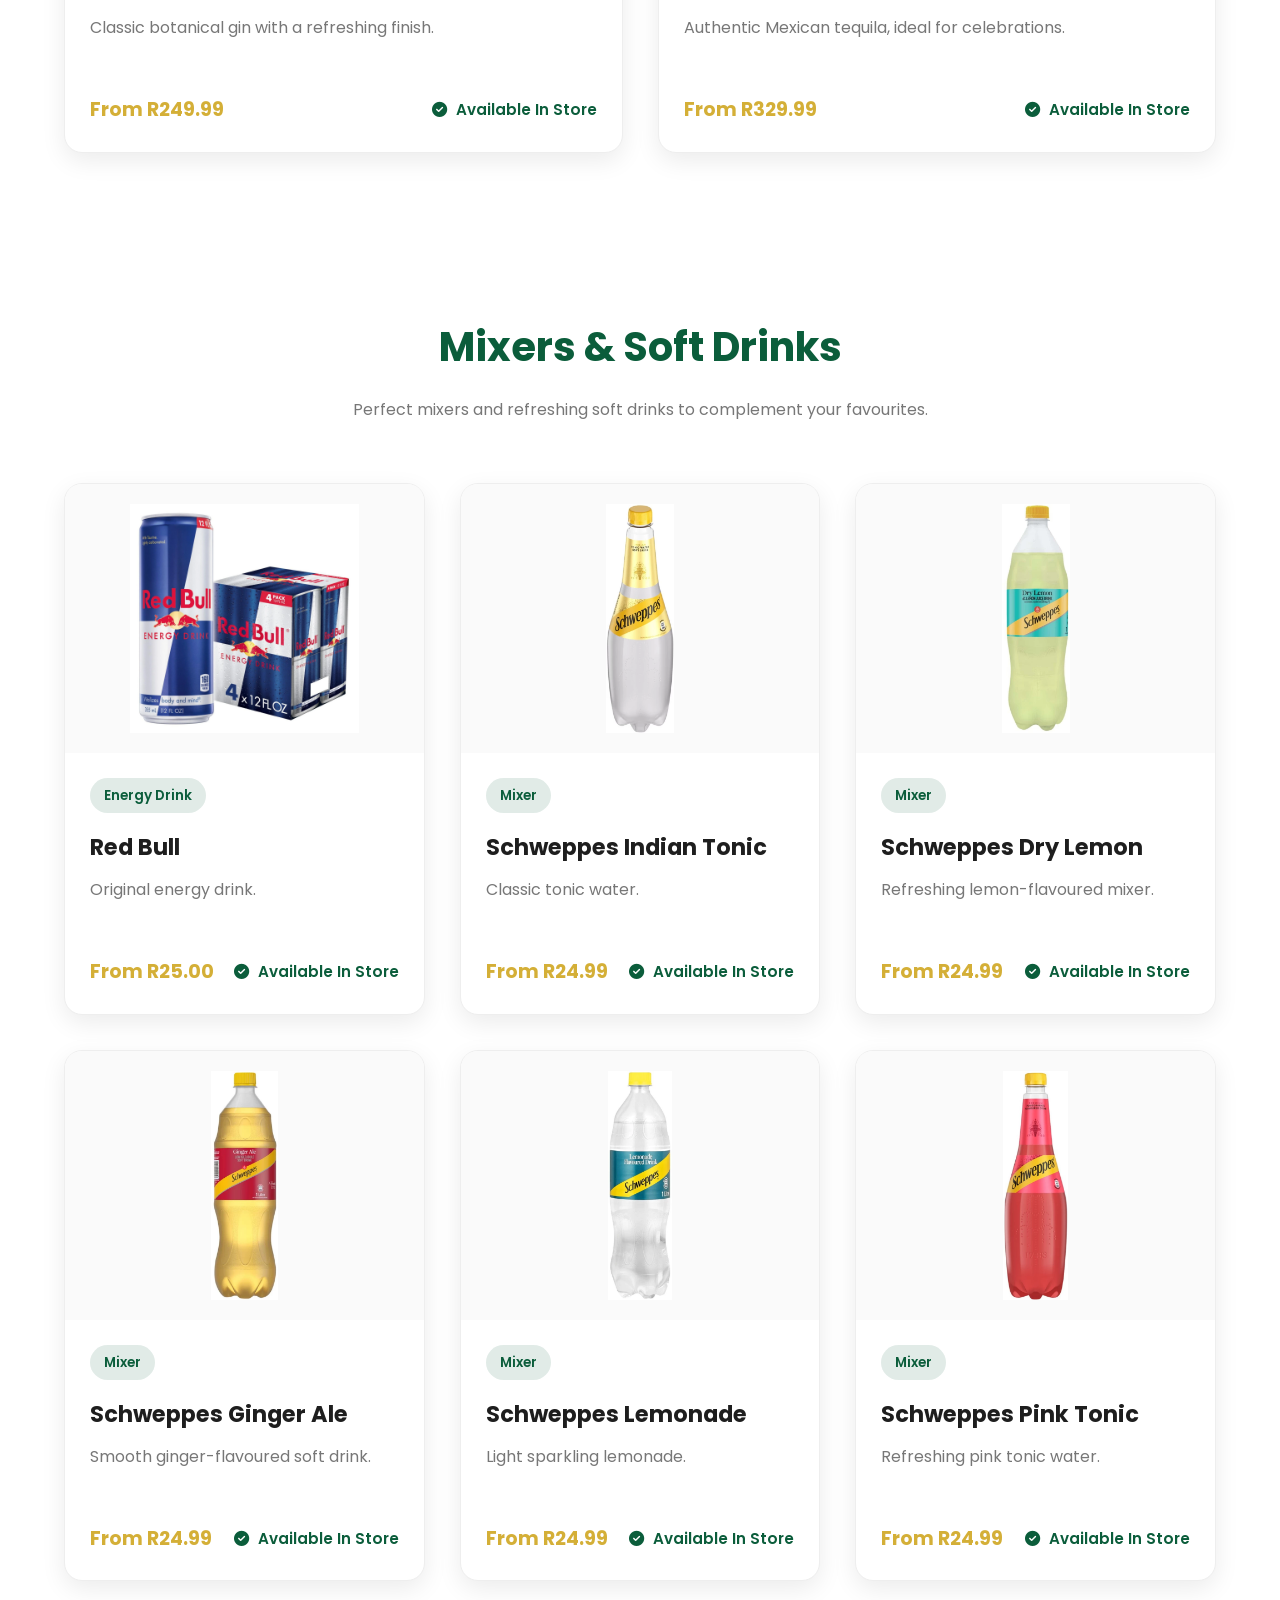
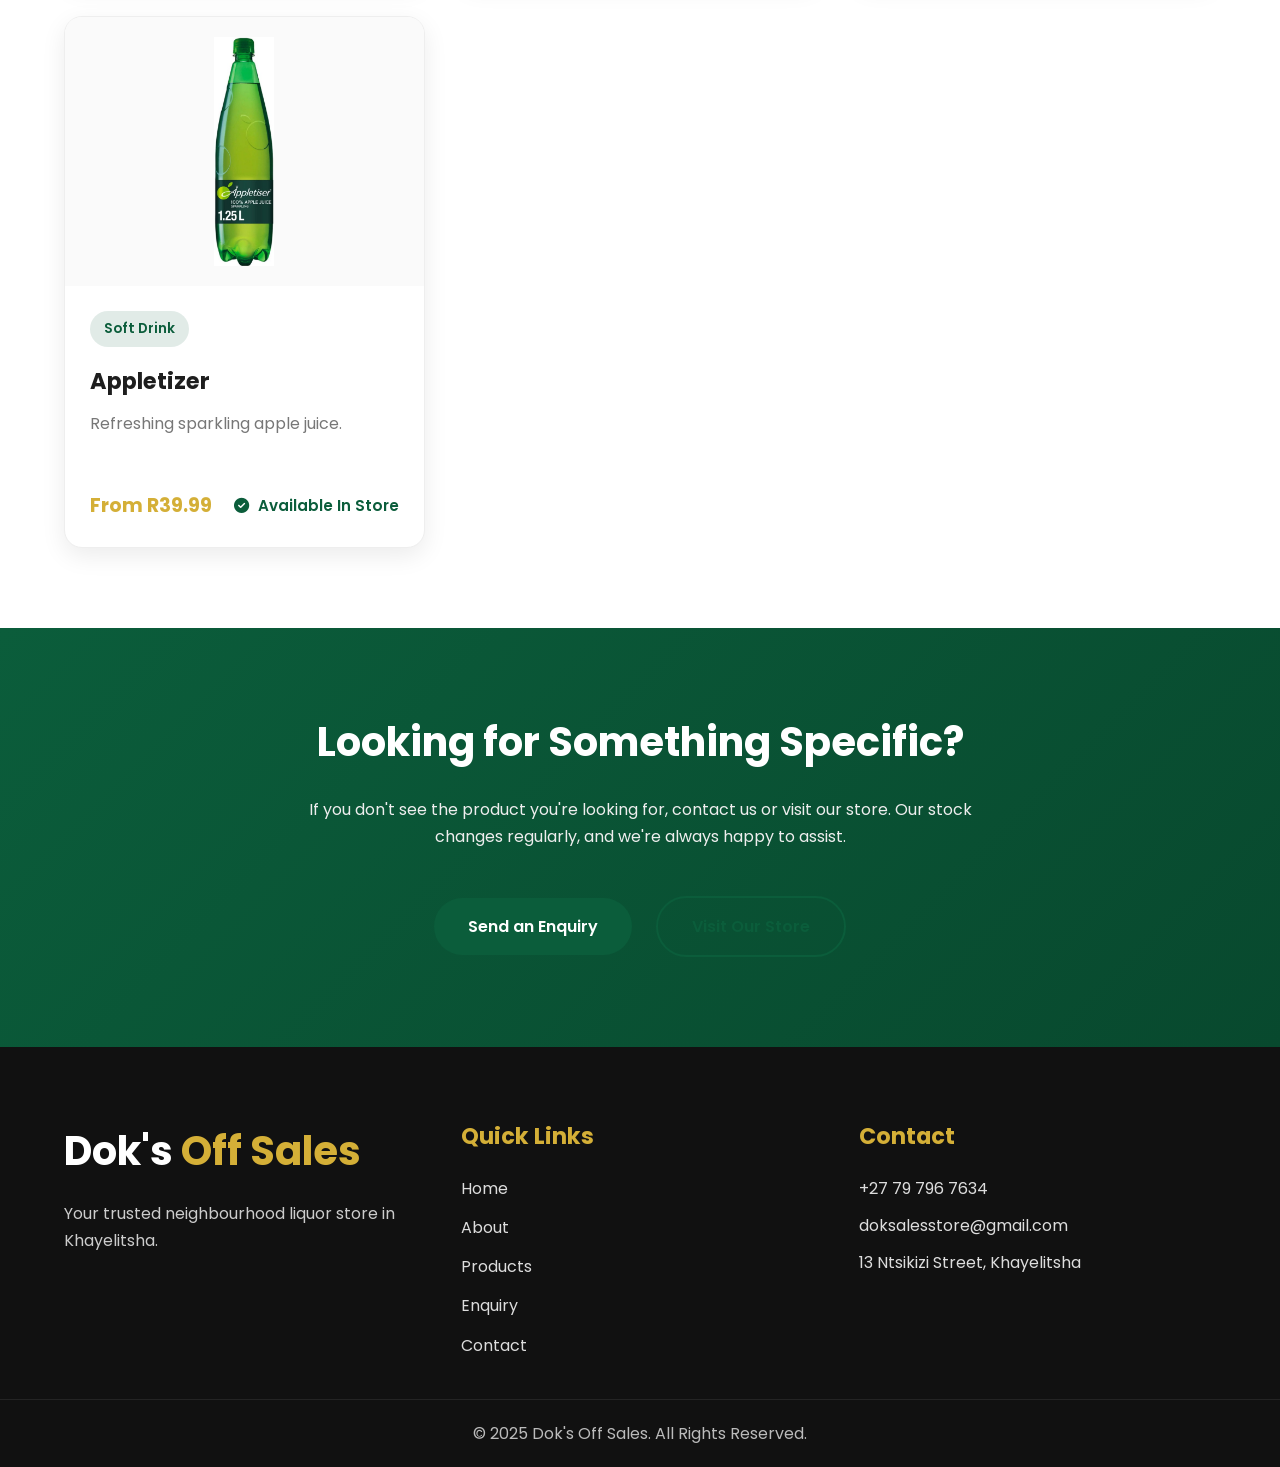
<file: products.html>
<!DOCTYPE html>
<html lang="en">

<head>

    <meta charset="UTF-8">
    <meta name="viewport" content="width=device-width, initial-scale=1.0">

    <title>Products | Dok's Off Sales</title>

    <meta name="description"
        content="Browse the premium beer, whisky, cognac, spirits and soft drinks available at Dok's Off Sales.">

    <!-- Google Fonts -->

    <link rel="preconnect" href="https://fonts.googleapis.com">

    <link rel="preconnect"
        href="https://fonts.gstatic.com"
        crossorigin>

    <link href="https://fonts.googleapis.com/css2?family=Poppins:wght@300;400;500;600;700;800&display=swap"
        rel="stylesheet">

    <!-- Font Awesome -->

    <link rel="stylesheet"
        href="https://cdnjs.cloudflare.com/ajax/libs/font-awesome/6.6.0/css/all.min.css">

    <!-- CSS -->

    <link rel="stylesheet" href="css/style.css">

</head>

<body>

<a class="skip-link" href="#main-content">Skip to main content</a>

<div class="loader"></div>

<div class="progress-bar"></div>

<!-- ================= HEADER ================= -->

<header>

    <div class="container navbar">

        <a href="index.html" class="logo">

            <img src="images/store/dok'slogo.jpg"
                alt="Dok's Off Sales Logo" loading="lazy" srcset="images/store/responsive/dok'slogo-480.jpg 480w, images/store/responsive/dok'slogo-768.jpg 768w, images/store/responsive/dok'slogo-1200.jpg 1200w" sizes="(max-width: 768px) 100vw, (max-width: 1200px) 90vw, 1200px">

            <h2>Dok's <span>Off Sales</span></h2>

        </a>

        <ul class="nav-links">

            <li><a href="index.html">Home</a></li>

            <li><a href="about.html">About</a></li>

            <li><a class="active" href="products.html">Products</a></li>

            <li><a href="enquiry.html">Enquiry</a></li>

            <li><a href="contact.html">Contact</a></li>

        </ul>

        <a href="contact.html" class="nav-btn">

            Visit Store

        </a>

        <div class="menu-toggle">

            <span></span>
            <span></span>
            <span></span>

        </div>

    </div>

</header>

<!-- ================= HERO ================= -->

<main id="main-content">

<section class="hero" style="height:60vh;">

    <div class="hero-slider">

        <div class="slide active">

            <img src="images/store/products.jpg"
                alt="Dok's Off Sales Products" srcset="images/store/responsive/products-480.jpg 480w, images/store/responsive/products-768.jpg 768w, images/store/responsive/products-1200.jpg 1200w" sizes="(max-width: 768px) 100vw, (max-width: 1200px) 90vw, 1200px">

        </div>

    </div>

    <div class="hero-content">

        <div class="container">

            <div class="hero-badge">

                Premium Quality • Great Prices

            </div>

            <h1>

                Our Products

            </h1>

            <p>

                Browse our range of beers, whiskies, cognacs,
                premium spirits, soft drinks and mixers available
                at Dok's Off Sales.

            </p>

        </div>

    </div>

</section>

<!-- ================= CATEGORY NAVIGATION ================= -->

<section class="reveal">

<div class="container">

<div class="section-title">

<h2>Browse By Category</h2>

<p>

Find your favourite drinks quickly.

</p>

</div>

<div class="category-buttons">

<button class="category-btn active">All</button>

<button class="category-btn">Beer</button>

<button class="category-btn">Whisky</button>

<button class="category-btn">Cognac</button>

<button class="category-btn">Premium Spirits</button>

<button class="category-btn">Mixers & Soft Drinks</button>

</div>

</div>

</section>

<!-- ==========================================
        BEER COLLECTION
=========================================== -->

<section class="products reveal">

    <div class="container">

        <div class="section-title">

            <h2>Beer Collection</h2>

            <p>
                Enjoy our selection of local favourites and premium imported beers.
            </p>

        </div>

        <div class="product-grid">

            <!-- Heineken -->
            <div class="product-card">

                <img src="images/products/heineken.png" alt="Heineken" loading="lazy">

                <div class="product-info">

                    <span class="product-category">Beer</span>

                    <h3>Heineken</h3>

                    <p>
                        Premium imported lager with a smooth and refreshing taste.
                    </p>

                    <div class="product-footer">

                        <span class="price">From R139.99</span>

                        <span class="availability">
                            <i class="fas fa-check-circle"></i>
                            Available In Store
                        </span>

                    </div>

                </div>

            </div>

            <!-- Corona -->
            <div class="product-card">

                <img src="images/products/corona.png" alt="Corona Extra" loading="lazy">

                <div class="product-info">

                    <span class="product-category">Beer</span>

                    <h3>Corona Extra</h3>

                    <p>
                        Crisp Mexican lager, best enjoyed chilled with lime.
                    </p>

                    <div class="product-footer">

                        <span class="price">From R129.99</span>

                        <span class="availability">
                            <i class="fas fa-check-circle"></i>
                            Available In Store
                        </span>

                    </div>

                </div>

            </div>

            <!-- Black Label -->
            <div class="product-card">

                <img src="images/products/blacklabel.jpg" alt="Black Label" loading="lazy">

                <div class="product-info">

                    <span class="product-category">Beer</span>

                    <h3>Carling Black Label</h3>

                    <p>
                        South Africa's favourite full-bodied premium lager.
                    </p>

                    <div class="product-footer">

                        <span class="price">From R119.99</span>

                        <span class="availability">
                            <i class="fas fa-check-circle"></i>
                            Available In Store
                        </span>

                    </div>

                </div>

            </div>

            <!-- Castle -->
            <div class="product-card">

                <img src="images/products/castlelager.jpg" alt="Castle Lager" loading="lazy">

                <div class="product-info">

                    <span class="product-category">Beer</span>

                    <h3>Castle Lager</h3>

                    <p>
                        A classic South African lager enjoyed for generations.
                    </p>

                    <div class="product-footer">

                        <span class="price">From R109.99</span>

                        <span class="availability">
                            <i class="fas fa-check-circle"></i>
                            Available In Store
                        </span>

                    </div>

                </div>

            </div>

            <!-- Amstel -->
            <div class="product-card">

                <img src="images/products/Amstel.png" alt="Amstel" loading="lazy">

                <div class="product-info">

                    <span class="product-category">Beer</span>

                    <h3>Amstel Lager</h3>

                    <p>
                        Smooth European-style lager with a balanced finish.
                    </p>

                    <div class="product-footer">

                        <span class="price">From R109.99</span>

                        <span class="availability">
                            <i class="fas fa-check-circle"></i>
                            Available In Store
                        </span>

                    </div>

                </div>

            </div>

            <!-- Sol -->
            <div class="product-card">

                <img src="images/products/Sol.png" alt="Sol" loading="lazy">

                <div class="product-info">

                    <span class="product-category">Beer</span>

                    <h3>Sol</h3>

                    <p>
                        Refreshing Mexican-style lager with a light crisp taste.
                    </p>

                    <div class="product-footer">

                        <span class="price">From R124.99</span>

                        <span class="availability">
                            <i class="fas fa-check-circle"></i>
                            Available In Store
                        </span>

                    </div>

                </div>

            </div>

        </div>

    </div>

</section>

<!-- ==========================================
        WHISKY COLLECTION
=========================================== -->

<section class="products reveal">

    <div class="container">

        <div class="section-title">

            <h2>Whisky Collection</h2>

            <p>
                Explore our premium range of Scotch, Irish and Bourbon whiskies.
            </p>

        </div>

        <div class="product-grid">

            <!-- Johnnie Walker Red Label -->

            <div class="product-card">

                <img src="images/products/JohnnieWalkerRedLabelBlendedScotchWhisky.png"
                     alt="Johnnie Walker Red Label" loading="lazy">

                <div class="product-info">

                    <span class="product-category">Whisky</span>

                    <h3>Johnnie Walker Red Label</h3>

                    <p>
                        Bold blended Scotch whisky with a spicy finish.
                    </p>

                    <div class="product-footer">

                        <span class="price">From R339.99</span>

                        <span class="availability">
                            <i class="fas fa-check-circle"></i>
                            Available In Store
                        </span>

                    </div>

                </div>

            </div>

            <!-- Johnnie Walker Black Label -->

            <div class="product-card">

                <img src="images/products/johhniewalkerblacklabel.png"
                     alt="Johnnie Walker Black Label" loading="lazy">

                <div class="product-info">

                    <span class="product-category">Whisky</span>

                    <h3>Johnnie Walker Black Label</h3>

                    <p>
                        Rich, smoky Scotch whisky matured for exceptional flavour.
                    </p>

                    <div class="product-footer">

                        <span class="price">From R529.99</span>

                        <span class="availability">
                            <i class="fas fa-check-circle"></i>
                            Available In Store
                        </span>

                    </div>

                </div>

            </div>

            <!-- Johnnie Walker Gold Label -->

            <div class="product-card">

                <img src="images/products/Johnniewalkergoldlabel.png"
                     alt="Johnnie Walker Gold Label Reserve" loading="lazy">

                <div class="product-info">

                    <span class="product-category">Whisky</span>

                    <h3>Johnnie Walker Gold Label Reserve</h3>

                    <p>
                        Luxurious Scotch whisky with honey, vanilla and fruit notes.
                    </p>

                    <div class="product-footer">

                        <span class="price">From R899.99</span>

                        <span class="availability">
                            <i class="fas fa-check-circle"></i>
                            Available In Store
                        </span>

                    </div>

                </div>

            </div>

            <!-- Jameson -->

            <div class="product-card">

                <img src="images/products/JamesonOriginalIrishWhiskey.png"
                     alt="Jameson Irish Whiskey" loading="lazy">

                <div class="product-info">

                    <span class="product-category">Whisky</span>

                    <h3>Jameson Irish Whiskey</h3>

                    <p>
                        Triple-distilled Irish whiskey with a smooth finish.
                    </p>

                    <div class="product-footer">

                        <span class="price">From R429.99</span>

                        <span class="availability">
                            <i class="fas fa-check-circle"></i>
                            Available In Store
                        </span>

                    </div>

                </div>

            </div>

            <!-- Jameson Select Reserve -->

            <div class="product-card">

                <img src="images/products/JamesonSelectReserve.jpg"
                     alt="Jameson Select Reserve" loading="lazy">

                <div class="product-info">

                    <span class="product-category">Whisky</span>

                    <h3>Jameson Select Reserve</h3>

                    <p>
                        Premium Irish whiskey with rich spice and toasted oak notes.
                    </p>

                    <div class="product-footer">

                        <span class="price">From R699.99</span>

                        <span class="availability">
                            <i class="fas fa-check-circle"></i>
                            Available In Store
                        </span>

                    </div>

                </div>

            </div>

            <!-- Jim Beam -->

            <div class="product-card">

                <img src="images/products/Jimbeam.png"
                     alt="Jim Beam" loading="lazy">

                <div class="product-info">

                    <span class="product-category">Bourbon Whisky</span>

                    <h3>Jim Beam</h3>

                    <p>
                        Kentucky straight bourbon with smooth vanilla and oak flavours.
                    </p>

                    <div class="product-footer">

                        <span class="price">From R319.99</span>

                        <span class="availability">
                            <i class="fas fa-check-circle"></i>
                            Available In Store
                        </span>

                    </div>

                </div>

            </div>

        </div>

    </div>

</section>

<!-- ==========================================
        COGNAC & BRANDY COLLECTION
=========================================== -->

<section class="products reveal">

    <div class="container">

        <div class="section-title">

            <h2>Cognac & Brandy Collection</h2>

            <p>
                Discover our premium selection of world-renowned cognacs and quality brandies.
            </p>

        </div>

        <div class="product-grid">

            <!-- Hennessy VS -->
            <div class="product-card">
                <img src="images/products/hennessy.png" alt="Hennessy VS" loading="lazy">

                <div class="product-info">

                    <span class="product-category">Cognac</span>

                    <h3>Hennessy VS</h3>

                    <p>Classic French cognac with bold character and smooth oak notes.</p>

                    <div class="product-footer">
                        <span class="price">From R799.99</span>

                        <span class="availability">
                            <i class="fas fa-check-circle"></i>
                            Available In Store
                        </span>
                    </div>

                </div>

            </div>

            <!-- Hennessy VSOP -->
            <div class="product-card">
                <img src="images/products/hennessyvsop.png" alt="Hennessy VSOP" loading="lazy">

                <div class="product-info">

                    <span class="product-category">Cognac</span>

                    <h3>Hennessy VSOP</h3>

                    <p>Elegant cognac with balanced vanilla, spice and oak flavours.</p>

                    <div class="product-footer">
                        <span class="price">From R1,299.99</span>

                        <span class="availability">
                            <i class="fas fa-check-circle"></i>
                            Available In Store
                        </span>
                    </div>

                </div>

            </div>

            <!-- Hennessy XO -->
            <div class="product-card">
                <img src="images/products/hennessyxo.png" alt="Hennessy XO" loading="lazy">

                <div class="product-info">

                    <span class="product-category">Cognac</span>

                    <h3>Hennessy XO</h3>

                    <p>Luxury extra-old cognac crafted with exceptional eaux-de-vie.</p>

                    <div class="product-footer">
                        <span class="price">From R4,999.99</span>

                        <span class="availability">
                            <i class="fas fa-check-circle"></i>
                            Available In Store
                        </span>
                    </div>

                </div>

            </div>

            <!-- Martell VS -->
            <div class="product-card">
                <img src="images/products/Martell.png" alt="Martell VS" loading="lazy">

                <div class="product-info">

                    <span class="product-category">Cognac</span>

                    <h3>Martell VS</h3>

                    <p>Smooth French cognac with fruity aromas and soft oak finish.</p>

                    <div class="product-footer">
                        <span class="price">From R649.99</span>

                        <span class="availability">
                            <i class="fas fa-check-circle"></i>
                            Available In Store
                        </span>
                    </div>

                </div>

            </div>

            <!-- Martell VSOP -->
            <div class="product-card">
                <img src="images/products/Martellvsop.png" alt="Martell VSOP" loading="lazy">

                <div class="product-info">

                    <span class="product-category">Cognac</span>

                    <h3>Martell VSOP</h3>

                    <p>Rich, smooth cognac with hints of dried fruit and vanilla.</p>

                    <div class="product-footer">
                        <span class="price">From R999.99</span>

                        <span class="availability">
                            <i class="fas fa-check-circle"></i>
                            Available In Store
                        </span>
                    </div>

                </div>

            </div>

            <!-- Martell Blue Swift -->
            <div class="product-card">
                <img src="images/products/martellblueswift.png" alt="Martell Blue Swift" loading="lazy">

                <div class="product-info">

                    <span class="product-category">Cognac</span>

                    <h3>Martell Blue Swift</h3>

                    <p>Exceptional cognac finished in bourbon casks for a unique taste.</p>

                    <div class="product-footer">
                        <span class="price">From R1,499.99</span>

                        <span class="availability">
                            <i class="fas fa-check-circle"></i>
                            Available In Store
                        </span>
                    </div>

                </div>

            </div>

            <!-- Martell XO -->
            <div class="product-card">
                <img src="images/products/MartellXO.png" alt="Martell XO" loading="lazy">

                <div class="product-info">

                    <span class="product-category">Cognac</span>

                    <h3>Martell XO</h3>

                    <p>Premium Martell cognac crafted for special occasions.</p>

                    <div class="product-footer">
                        <span class="price">From R3,299.99</span>

                        <span class="availability">
                            <i class="fas fa-check-circle"></i>
                            Coming Soon
                        </span>
                    </div>

                </div>

            </div>

            <!-- Remy Martin VSOP -->
            <div class="product-card">
                <img src="images/products/RemyMartinVSOP.png" alt="Remy Martin VSOP" loading="lazy">

                <div class="product-info">

                    <span class="product-category">Cognac</span>

                    <h3>Rémy Martin VSOP</h3>

                    <p>Fine Champagne cognac with a rich, velvety finish.</p>

                    <div class="product-footer">
                        <span class="price">From R1,199.99</span>

                        <span class="availability">
                            <i class="fas fa-check-circle"></i>
                            Available In Store
                        </span>
                    </div>

                </div>

            </div>

            <!-- Honor VS -->
            <div class="product-card">
                <img src="images/products/Honorvs.png" alt="Honor VS" loading="lazy">

                <div class="product-info">

                    <span class="product-category">Brandy</span>

                    <h3>Honor VS</h3>

                    <p>Smooth South African brandy perfect for every occasion.</p>

                    <div class="product-footer">
                        <span class="price">From R559.99</span>

                        <span class="availability">
                            <i class="fas fa-check-circle"></i>
                            Available In Store
                        </span>
                    </div>

                </div>

            </div>

            <!-- Honor VSOP -->
            <div class="product-card">
                <img src="images/products/Honorvsop.png" alt="Honor VSOP" loading="lazy">

                <div class="product-info">

                    <span class="product-category">Brandy</span>

                    <h3>Honor VSOP</h3>

                    <p>Premium aged brandy with a smooth, refined finish.</p>

                    <div class="product-footer">
                        <span class="price">From R999.99</span>

                        <span class="availability">
                            <i class="fas fa-check-circle"></i>
                            Available In Store
                        </span>
                    </div>

                </div>

            </div>

            <!-- Royal Flush Luxe Amber -->
            <div class="product-card">
                <img src="images/products/Royalflushamber.png" alt="Royal Flush Amber" loading="lazy">

                <div class="product-info">

                    <span class="product-category">Premium Spirit</span>

                    <h3>Royal Flush Amber</h3>

                    <p>Rich amber spirit with a smooth finish and bold flavour.</p>

                    <div class="product-footer">
                        <span class="price">From R270.99</span>

                        <span class="availability">
                            <i class="fas fa-check-circle"></i>
                            Available In Store
                        </span>
                    </div>

                </div>

            </div>

            <!-- Royal Flush Luxe Noir -->
            <div class="product-card">
                <img src="images/products/Royalflushluxenoir.png" alt="Royal Flush Luxe Noir" loading="lazy">

                <div class="product-info">

                    <span class="product-category">Premium Spirit</span>

                    <h3>Royal Flush Noir</h3>

                    <p>Luxury spirit crafted for celebrations and special occasions.</p>

                    <div class="product-footer">
                        <span class="price">From R229.99</span>

                        <span class="availability">
                            <i class="fas fa-check-circle"></i>
                            Available In Store
                        </span>
                    </div>

                </div>

            </div>

        </div>

    </div>

</section>

<!-- ==========================================
        SPIRITS COLLECTION
=========================================== -->

<section class="products reveal">

    <div class="container">

        <div class="section-title">

            <h2>Spirits Collection</h2>

            <p>
                Quality spirits for every celebration.
            </p>

        </div>

        <div class="product-grid">

            <!-- Belgravia Gin -->

            <div class="product-card">

                <img src="images/products/Belgravia.png" alt="Belgravia Gin" loading="lazy">

                <div class="product-info">

                    <span class="product-category">Gin</span>

                    <h3>Belgravia Gin</h3>

                    <p>Classic botanical gin with a refreshing finish.</p>

                    <div class="product-footer">

                        <span class="price">From R249.99</span>

                        <span class="availability">
                            <i class="fas fa-check-circle"></i>
                            Available In Store
                        </span>

                    </div>

                </div>

            </div>

            <!-- Olmeca -->

            <div class="product-card">

                <img src="images/products/Olmecablanco.png" alt="Olmeca Tequila" loading="lazy">

                <div class="product-info">

                    <span class="product-category">Tequila</span>

                    <h3>Olmeca Tequila</h3>

                    <p>Authentic Mexican tequila, ideal for celebrations.</p>

                    <div class="product-footer">

                        <span class="price">From R329.99</span>

                        <span class="availability">
                            <i class="fas fa-check-circle"></i>
                            Available In Store
                        </span>

                    </div>

                </div>

            </div>

        </div>

    </div>

</section>

<!-- ==========================================
        MIXERS & SOFT DRINKS
=========================================== -->

<section class="products reveal">

    <div class="container">

        <div class="section-title">

            <h2>Mixers & Soft Drinks</h2>

            <p>
                Perfect mixers and refreshing soft drinks to complement your favourites.
            </p>

        </div>

        <div class="product-grid">

            <div class="product-card">
                <img src="images/products/RedBullEnergyDrink.png" alt="Red Bull" loading="lazy">
                <div class="product-info">
                    <span class="product-category">Energy Drink</span>
                    <h3>Red Bull</h3>
                    <p>Original energy drink.</p>
                    <div class="product-footer">
                        <span class="price">From R25.00</span>
                        <span class="availability"><i class="fas fa-check-circle"></i> Available In Store</span>
                    </div>
                </div>
            </div>

            <div class="product-card">
                <img src="images/products/Indiantonic.png" alt="Schweppes Indian Tonic" loading="lazy">
                <div class="product-info">
                    <span class="product-category">Mixer</span>
                    <h3>Schweppes Indian Tonic</h3>
                    <p>Classic tonic water.</p>
                    <div class="product-footer">
                        <span class="price">From R24.99</span>
                        <span class="availability"><i class="fas fa-check-circle"></i> Available In Store</span>
                    </div>
                </div>
            </div>

            <div class="product-card">
                <img src="images/products/drylemon.png" alt="Schweppes Dry Lemon" loading="lazy">
                <div class="product-info">
                    <span class="product-category">Mixer</span>
                    <h3>Schweppes Dry Lemon</h3>
                    <p>Refreshing lemon-flavoured mixer.</p>
                    <div class="product-footer">
                        <span class="price">From R24.99</span>
                        <span class="availability"><i class="fas fa-check-circle"></i> Available In Store</span>
                    </div>
                </div>
            </div>

            <div class="product-card">
                <img src="images/products/Gingerale.png" alt="Schweppes Ginger Ale" loading="lazy">
                <div class="product-info">
                    <span class="product-category">Mixer</span>
                    <h3>Schweppes Ginger Ale</h3>
                    <p>Smooth ginger-flavoured soft drink.</p>
                    <div class="product-footer">
                        <span class="price">From R24.99</span>
                        <span class="availability"><i class="fas fa-check-circle"></i> Available In Store</span>
                    </div>
                </div>
            </div>

            <div class="product-card">
                <img src="images/products/lemondade.png" alt="Schweppes Lemonade" loading="lazy">
                <div class="product-info">
                    <span class="product-category">Mixer</span>
                    <h3>Schweppes Lemonade</h3>
                    <p>Light sparkling lemonade.</p>
                    <div class="product-footer">
                        <span class="price">From R24.99</span>
                        <span class="availability"><i class="fas fa-check-circle"></i> Available In Store</span>
                    </div>
                </div>
            </div>

            <div class="product-card">
                <img src="images/products/pinktonic.png" alt="Schweppes Pink Tonic" loading="lazy">
                <div class="product-info">
                    <span class="product-category">Mixer</span>
                    <h3>Schweppes Pink Tonic</h3>
                    <p>Refreshing pink tonic water.</p>
                    <div class="product-footer">
                        <span class="price">From R24.99</span>
                        <span class="availability"><i class="fas fa-check-circle"></i> Available In Store</span>
                    </div>
                </div>
            </div>

            <div class="product-card">
                <img src="images/products/appletiser.png" alt="Appletizer" loading="lazy">
                <div class="product-info">
                    <span class="product-category">Soft Drink</span>
                    <h3>Appletizer</h3>
                    <p>Refreshing sparkling apple juice.</p>
                    <div class="product-footer">
                        <span class="price">From R39.99</span>
                        <span class="availability"><i class="fas fa-check-circle"></i> Available In Store</span>
                    </div>
                </div>
            </div>

        </div>

    </div>

</section>

<!-- ==========================================
        CALL TO ACTION
=========================================== -->

<section class="cta reveal">

    <div class="container">

        <h2>Looking for Something Specific?</h2>

        <p>

            If you don't see the product you're looking for, contact us or visit our store.
            Our stock changes regularly, and we're always happy to assist.

        </p>

        <a href="enquiry.html" class="btn btn-primary">Send an Enquiry</a>

        <a href="contact.html" class="btn btn-outline">Visit Our Store</a>

    </div>

</section>

<!-- ==========================================
        FOOTER
=========================================== -->

</main>

<footer>

    <div class="container footer-grid">

        <div class="footer-logo">

            <h2>Dok's <span>Off Sales</span></h2>

            <p>
                Your trusted neighbourhood liquor store in Khayelitsha.
            </p>

        </div>

        <div class="footer-links">

            <h3>Quick Links</h3>

            <ul>

                <li><a href="index.html">Home</a></li>

                <li><a href="about.html">About</a></li>

                <li><a href="products.html">Products</a></li>

                <li><a href="enquiry.html">Enquiry</a></li>

                <li><a href="contact.html">Contact</a></li>

            </ul>

        </div>

        <div class="footer-contact">

            <h3>Contact</h3>

            <p>+27 79 796 7634</p>

            <p>doksalesstore@gmail.com</p>

            <p>13 Ntsikizi Street, Khayelitsha</p>

        </div>

    </div>

    <div class="footer-bottom">

        <p>&copy; 2025 Dok's Off Sales. All Rights Reserved.</p>

    </div>

</footer>

<button id="backToTop">
    <i class="fas fa-arrow-up"></i>
</button>

<script src="js/script.js"></script>

</body>
</html>
</file>
<file: css/style.css>
/*==================================================
  DOK'S OFF SALES WEBSITE
  Author: Rodri
==================================================*/

/*==============================
 GOOGLE FONTS
==============================*/

@import url('https://fonts.googleapis.com/css2?family=Poppins:wght@300;400;500;600;700;800&display=swap');

/*==============================
 CSS VARIABLES
==============================*/

:root{

    --primary:#0B5D3B;
    --primary-dark:#08492E;

    --secondary:#D4AF37;

    --black:#1E1E1E;
    --white:#FFFFFF;

    --light:#F8F9FA;

    --grey:#777777;

    --border:#E5E5E5;

    --shadow:0 12px 35px rgba(0,0,0,.12);

    --radius:16px;

    --transition:.35s ease;

    --max-width:1200px;

}

/*==============================
 RESET
==============================*/

*{
    margin:0;
    padding:0;
    box-sizing:border-box;
}

html{

    scroll-behavior:smooth;

}

body{

    font-family:'Poppins',sans-serif;

    background:var(--white);

    color:var(--black);

    line-height:1.7;

    overflow-x:hidden;

}

img{

    width:100%;

    display:block;

}

a{

    text-decoration:none;

    color:inherit;

}

ul{

    list-style:none;

}

button{

    font-family:inherit;

    cursor:pointer;

}

section{

    padding:80px 0;

}

.container{

    width:90%;

    max-width:var(--max-width);

    margin:auto;

}

/*==============================
 TYPOGRAPHY
==============================*/

h1{

    font-size:3.5rem;

    line-height:1.1;

}

h2{

    font-size:2.5rem;

    margin-bottom:15px;

}

h3{

    font-size:1.4rem;

}

p{

    color:var(--grey);

    font-size:1rem;

}

/*==============================
 SECTION TITLES
==============================*/

.section-title{

    text-align:center;

    margin-bottom:60px;

}

.section-title h2{

    color:var(--primary);

    margin-bottom:15px;

}

.section-title p{

    max-width:650px;

    margin:auto;

}

/*==============================
 BUTTONS
==============================*/

.btn{

    display:inline-block;

    padding:15px 34px;

    border-radius:40px;

    transition:var(--transition);

    font-weight:600;

}

.btn-primary{

    background:var(--primary);

    color:white;

}

.btn-primary:hover{

    background:var(--secondary);

    color:var(--black);

}

.btn-outline{

    border:2px solid var(--primary);

    color:var(--primary);

}

.btn-outline:hover{

    background:var(--primary);

    color:white;

}

/*==============================
 REVEAL ANIMATION
==============================*/

.reveal{

    opacity:0;

    transform:translateY(60px);

    transition:1s;

}

.reveal.active{

    opacity:1;

    transform:translateY(0);

}

/*==================================================
  HEADER & NAVIGATION
==================================================*/

header{

    position:fixed;

    top:0;
    left:0;

    width:100%;

    background:rgba(255,255,255,.98);

    backdrop-filter:blur(12px);

    box-shadow:0 2px 15px rgba(0,0,0,.08);

    z-index:1000;

}

.navbar{

    display:flex;

    justify-content:space-between;

    align-items:center;

    height:90px;

}

/*==============================
 LOGO
==============================*/

.logo{

    display:flex;

    align-items:center;

    gap:12px;

}

.logo img{

    width:55px;

    height:55px;

    object-fit:contain;

}

.logo h2{

    margin:0;

    font-size:1.7rem;

    color:var(--primary);

    font-weight:700;

}

.logo span{

    color:var(--secondary);

}

/*==============================
 NAVIGATION LINKS
==============================*/

.nav-links{

    display:flex;

    align-items:center;

    gap:35px;

}

.nav-links li{

    position:relative;

}

.nav-links a{

    font-weight:600;

    color:var(--black);

    transition:var(--transition);

    position:relative;

    padding:5px 0;

}

/* Gold underline animation */

.nav-links a::after{

    content:"";

    position:absolute;

    left:0;

    bottom:-6px;

    width:0;

    height:3px;

    background:var(--secondary);

    transition:var(--transition);

}

.nav-links a:hover::after,

.nav-links a.active::after{

    width:100%;

}

.nav-links a:hover,

.nav-links a.active{

    color:var(--primary);

}

/*==============================
 VISIT STORE BUTTON
==============================*/

.nav-btn{

    display:inline-block;

    background:var(--primary);

    color:white;

    padding:12px 28px;

    border-radius:50px;

    font-weight:600;

    transition:var(--transition);

}

.nav-btn:hover{

    background:var(--secondary);

    color:var(--black);

}

/*==============================
 MOBILE MENU
==============================*/

.menu-toggle{

    display:none;

    flex-direction:column;

    gap:6px;

    cursor:pointer;

}

.menu-toggle span{

    width:28px;

    height:3px;

    background:var(--primary);

    border-radius:10px;

    transition:.3s;

}

/*==============================
 MOBILE RESPONSIVE
==============================*/

@media(max-width:900px){

.nav-links{

    position:absolute;

    top:90px;

    left:-100%;

    width:100%;

    background:white;

    flex-direction:column;

    padding:30px 0;

    gap:25px;

    transition:.4s;

    box-shadow:0 10px 25px rgba(0,0,0,.08);

}

.nav-links.active{

    left:0;

}

.nav-btn{

    display:none;

}

.menu-toggle{

    display:flex;

}

}

/*==================================================
  HERO SECTION
==================================================*/

.hero{

    position:relative;

    width:100%;

    min-height:100vh;

    display:flex;

    align-items:center;

    justify-content:center;

    overflow:hidden;

    margin-top:90px;

}

/*==============================
 HERO IMAGE
==============================*/

.hero-slider{

    position:absolute;

    top:0;

    left:0;

    width:100%;

    height:100%;

}

.hero-slider img{

    width:100%;

    height:100%;

    object-fit:cover;

}

/*==============================
 DARK OVERLAY
==============================*/

.hero::before{

    content:"";

    position:absolute;

    inset:0;

    background:linear-gradient(
        rgba(0,0,0,.60),
        rgba(0,0,0,.45)
    );

    z-index:1;

}

/*==============================
 HERO CONTENT
==============================*/

.hero-content{

    position:relative;

    z-index:2;

    color:white;

    text-align:center;

    width:90%;

    max-width:900px;

    animation:fadeUp 1s ease;

}

.hero-badge{

    display:inline-block;

    background:rgba(212,175,55,.95);

    color:var(--black);

    padding:10px 20px;

    border-radius:30px;

    font-weight:600;

    margin-bottom:25px;

}

.hero-content h1{

    font-size:4rem;

    font-weight:800;

    margin-bottom:20px;

    color:white;

    text-shadow:2px 2px 10px rgba(0,0,0,.5);

}

.hero-content p{

    color:#f5f5f5;

    font-size:1.2rem;

    max-width:720px;

    margin:0 auto 40px;

}

/*==============================
 HERO BUTTONS
==============================*/

.hero-buttons{

    display:flex;

    justify-content:center;

    align-items:center;

    gap:20px;

    flex-wrap:wrap;

}

/*==============================
 ANIMATION
==============================*/

@keyframes fadeUp{

    from{

        opacity:0;

        transform:translateY(40px);

    }

    to{

        opacity:1;

        transform:translateY(0);

    }

}

/*==============================
 MOBILE HERO
==============================*/

@media(max-width:768px){

.hero{

    min-height:80vh;

}

.hero-content h1{

    font-size:2.6rem;

}

.hero-content p{

    font-size:1rem;

}

.hero-buttons{

    flex-direction:column;

}

}

/*==================================================
    GENERAL SECTIONS
==================================================*/

.about,
.products,
.contact,
.enquiry{

    background:var(--white);

}

.about-content{

    display:grid;

    grid-template-columns:repeat(auto-fit,minmax(420px,1fr));

    gap:60px;

    align-items:center;

}

.about-content img{

    border-radius:var(--radius);

    box-shadow:var(--shadow);

}

.about-text h2{

    color:var(--primary);

    margin-bottom:20px;

}

.about-text p{

    margin-bottom:20px;

}

/*==================================================
    PRODUCT GRID
==================================================*/

.product-grid{

    display:grid;

    grid-template-columns:repeat(auto-fit,minmax(280px,1fr));

    gap:35px;

}

/*==================================================
    PRODUCT CARD
==================================================*/

.product-card{

    background:var(--white);

    border-radius:18px;

    overflow:hidden;

    box-shadow:0 8px 25px rgba(0,0,0,.08);

    transition:all .35s ease;

    border:1px solid #eeeeee;

}

.product-card:hover{

    transform:translateY(-10px);

    box-shadow:0 18px 40px rgba(0,0,0,.15);

}

.product-card img{

    width:100%;

    height:300px;

    object-fit:contain;

    background:#fafafa;

    padding:20px;

}

.product-info{

    padding:25px;

}

.product-category{

    display:inline-block;

    background:rgba(11,93,59,.12);

    color:var(--primary);

    padding:6px 14px;

    border-radius:25px;

    font-size:.85rem;

    font-weight:600;

    margin-bottom:15px;

}

.product-info h3{

    margin-bottom:10px;

    color:var(--black);

}

.product-info p{

    margin-bottom:20px;

    min-height:60px;

}

/*==================================================
    PRODUCT FOOTER
==================================================*/

.product-footer{

    display:flex;

    justify-content:space-between;

    align-items:center;

    flex-wrap:wrap;

    gap:15px;

}

.price{

    font-size:1.2rem;

    font-weight:700;

    color:var(--secondary);

}

.availability{

    color:var(--primary);

    font-size:.95rem;

    font-weight:600;

}

.availability i{

    margin-right:5px;

}

/*==================================================
    CATEGORY BUTTONS
==================================================*/

.category-buttons{

    display:flex;

    justify-content:center;

    flex-wrap:wrap;

    gap:15px;

    margin-bottom:70px;

}

.category-btn{

    border:none;

    background:#f2f2f2;

    color:var(--black);

    padding:12px 26px;

    border-radius:30px;

    font-size:.95rem;

    font-weight:600;

    transition:var(--transition);

}

.category-btn:hover{

    background:var(--primary);

    color:white;

}

.category-btn.active{

    background:var(--secondary);

    color:var(--black);

}

/*==================================================
    FEATURE CARDS
==================================================*/

.features{

    display:grid;

    grid-template-columns:repeat(auto-fit,minmax(260px,1fr));

    gap:30px;

}

.feature-card{

    background:white;

    text-align:center;

    padding:40px 30px;

    border-radius:18px;

    box-shadow:var(--shadow);

    transition:var(--transition);

}

.feature-card:hover{

    transform:translateY(-8px);

}

.feature-card i{

    font-size:3rem;

    color:var(--secondary);

    margin-bottom:20px;

}

.feature-card h3{

    margin-bottom:15px;

    color:var(--primary);

}

/*==================================================
    CONTACT SECTION
==================================================*/

.contact-grid{

    display:grid;

    grid-template-columns:repeat(auto-fit,minmax(350px,1fr));

    gap:50px;

    align-items:start;

}

.contact-card{

    background:white;

    padding:35px;

    border-radius:18px;

    box-shadow:var(--shadow);

    margin-bottom:25px;

}

.contact-card i{

    font-size:2rem;

    color:var(--secondary);

    margin-bottom:15px;

}

.contact-card h3{

    color:var(--primary);

    margin-bottom:10px;

}

/*==================================================
    FORMS
==================================================*/

form{

    background:white;

    padding:40px;

    border-radius:20px;

    box-shadow:var(--shadow);

}

.form-group{

    margin-bottom:20px;

}

label{

    display:block;

    margin-bottom:8px;

    font-weight:600;

    color:var(--black);

}

input,
textarea,
select{

    width:100%;

    padding:15px;

    border:1px solid var(--border);

    border-radius:12px;

    font-size:1rem;

    outline:none;

    transition:.3s;

    font-family:inherit;

}

input:focus,
textarea:focus,
select:focus{

    border-color:var(--primary);

    box-shadow:0 0 0 4px rgba(11,93,59,.12);

}

textarea{

    resize:vertical;

    min-height:150px;

}

/*==================================================
    GOOGLE MAP
==================================================*/

.map{

    margin-top:60px;

    border-radius:20px;

    overflow:hidden;

    box-shadow:var(--shadow);

}

.map iframe{

    width:100%;

    height:450px;

    border:0;

}

/*==================================================
    CALL TO ACTION
==================================================*/

.cta{

    background:linear-gradient(135deg,var(--primary),var(--primary-dark));

    color:white;

    text-align:center;

    padding:80px 20px;

}

.cta h2{

    color:white;

    margin-bottom:20px;

}

.cta p{

    color:#eeeeee;

    max-width:700px;

    margin:0 auto 35px;

}

.cta .btn{

    margin:10px;

}

/*==================================================
    FOOTER
==================================================*/

footer{

    background:#111111;

    color:white;

    padding:70px 0 20px;

}

.footer-grid{

    display:grid;

    grid-template-columns:repeat(auto-fit,minmax(250px,1fr));

    gap:40px;

    margin-bottom:40px;

}

.footer-logo h2{

    color:white;

}

.footer-logo span{

    color:var(--secondary);

}

.footer-logo p{

    color:#cccccc;

}

.footer-links h3,
.footer-contact h3{

    margin-bottom:20px;

    color:var(--secondary);

}

.footer-links ul{

    display:flex;

    flex-direction:column;

    gap:12px;

}

.footer-links a{

    color:#dddddd;

    transition:.3s;

}

.footer-links a:hover{

    color:var(--secondary);

    padding-left:6px;

}

.footer-contact p{

    color:#dddddd;

    margin-bottom:10px;

}

.footer-bottom{

    border-top:1px solid rgba(255,255,255,.08);

    padding-top:20px;

    text-align:center;

}

.footer-bottom p{

    color:#bbbbbb;

}

/*==================================================
    BACK TO TOP
==================================================*/

#backToTop{

    position:fixed;

    right:25px;

    bottom:25px;

    width:55px;

    height:55px;

    border:none;

    border-radius:50%;

    background:var(--secondary);

    color:var(--black);

    font-size:1.2rem;

    cursor:pointer;

    display:flex;

    justify-content:center;

    align-items:center;

    box-shadow:var(--shadow);

    transition:.35s ease;

    opacity:0;

    visibility:hidden;

    z-index:999;

}

#backToTop:hover{

    background:var(--primary);

    color:white;

    transform:translateY(-5px);

}

/*==================================================
    RESPONSIVE DESIGN
==================================================*/

@media (max-width:992px){

    h1{

        font-size:3rem;

    }

    h2{

        font-size:2.2rem;

    }

}

@media (max-width:768px){

    section{

        padding:60px 0;

    }

    .container{

        width:92%;

    }

    h1{

        font-size:2.4rem;

    }

    h2{

        font-size:1.9rem;

    }

    .about-content{

        grid-template-columns:1fr;

    }

    .contact-grid{

        grid-template-columns:1fr;

    }

    .product-grid{

        grid-template-columns:1fr;

    }

    form{

        padding:25px;

    }

}

@media (max-width:480px){

    h1{

        font-size:2rem;

    }

    h2{

        font-size:1.6rem;

    }

    .btn{

        width:100%;

        text-align:center;

    }

    .product-card img{

        height:240px;

    }

}

/*==================================================
    LOADER
==================================================*/

.loader{

    position:fixed;

    inset:0;

    background:white;

    display:flex;

    justify-content:center;

    align-items:center;

    z-index:99999;

}

.loader::after{

    content:"";

    width:55px;

    height:55px;

    border:6px solid #eeeeee;

    border-top:6px solid var(--secondary);

    border-radius:50%;

    animation:spin 1s linear infinite;

}

@keyframes spin{

    to{

        transform:rotate(360deg);

    }

}

/*==================================================
    PROGRESS BAR
==================================================*/

.progress-bar{

    position:fixed;

    top:0;

    left:0;

    width:0;

    height:4px;

    background:var(--secondary);

    z-index:99999;

}

/*==================================================
    SUCCESS MESSAGE
==================================================*/

.success-message{

    position:fixed;

    top:30px;

    right:30px;

    background:var(--primary);

    color:white;

    padding:18px 25px;

    border-radius:12px;

    box-shadow:var(--shadow);

    display:flex;

    align-items:center;

    gap:12px;

    transform:translateX(400px);

    transition:.4s;

    z-index:9999;

}

.success-message.show{

    transform:translateX(0);

}

.success-message i{

    color:var(--secondary);

    font-size:1.3rem;

}


/*==================================================
  PART 2 - VISUAL DESIGN, ACCESSIBILITY & RESPONSIVE UX
==================================================*/

/* Skip link improves keyboard accessibility. */
.skip-link{
    position:fixed;
    left:1rem;
    top:-60px;
    z-index:100000;
    padding:.75rem 1rem;
    background:var(--primary);
    color:#fff;
    border-radius:0 0 10px 10px;
    transition:top .2s ease;
}
.skip-link:focus{top:0;}

/* Missing layout utilities used throughout the HTML pages. */
.grid-2{
    display:grid;
    grid-template-columns:repeat(2,minmax(0,1fr));
    gap:2rem;
    align-items:center;
}
.grid-4{
    display:grid;
    grid-template-columns:repeat(4,minmax(0,1fr));
    gap:1.5rem;
}
.card{
    background:#fff;
    border:1px solid var(--border);
    border-radius:var(--radius);
    padding:1.5rem;
    box-shadow:0 8px 25px rgba(0,0,0,.07);
    transition:transform .3s ease, box-shadow .3s ease;
}
.card:hover{transform:translateY(-5px);box-shadow:var(--shadow);}
.text-center{text-align:center;}
.text-primary{color:var(--primary);}

/* Brand and feature layouts. */
.brand-slider{
    display:grid;
    grid-template-columns:repeat(6,minmax(120px,1fr));
    gap:1rem;
    align-items:stretch;
}
.brand-item{
    display:flex;
    flex-direction:column;
    justify-content:center;
    align-items:center;
    min-height:170px;
    padding:1rem;
    background:#fff;
    border:1px solid var(--border);
    border-radius:var(--radius);
    box-shadow:0 8px 20px rgba(0,0,0,.06);
    transition:transform .3s ease, border-color .3s ease;
}
.brand-item:hover{transform:translateY(-6px);border-color:var(--secondary);}
.brand-item img{width:110px;height:90px;object-fit:contain;margin-bottom:.75rem;}
.brand-item h4{color:var(--primary);text-align:center;}
.feature-grid{display:grid;grid-template-columns:repeat(4,minmax(0,1fr));gap:1.5rem;}
.feature-icon{color:var(--secondary);font-size:2.2rem;margin-bottom:1rem;}

/* Gallery. */
.gallery-grid{
    display:grid;
    grid-template-columns:repeat(3,minmax(0,1fr));
    gap:1.25rem;
}
.gallery-item{overflow:hidden;border-radius:var(--radius);box-shadow:var(--shadow);background:#f7f7f7;}
.gallery-item img{aspect-ratio:4/3;object-fit:cover;transition:transform .45s ease;}
.gallery-item:hover img{transform:scale(1.04);}

/* Hero slides: the original markup contained slides but no slide positioning. */
.hero-slider .slide{
    position:absolute;
    inset:0;
    opacity:0;
    visibility:hidden;
    transition:opacity .7s ease, visibility .7s ease;
}
.hero-slider .slide.active{opacity:1;visibility:visible;}
.hero-slider .slide img{height:100%;object-fit:cover;}
.slider-dots{
    position:absolute;
    z-index:4;
    left:50%;
    bottom:6.5rem;
    transform:translateX(-50%);
    display:flex;
    gap:.6rem;
}
.dot{
    width:11px;
    height:11px;
    border-radius:50%;
    background:rgba(255,255,255,.55);
    border:1px solid rgba(255,255,255,.8);
    cursor:pointer;
}
.dot.active{background:var(--secondary);}
.scroll-down{
    position:absolute;
    left:50%;
    bottom:1.25rem;
    transform:translateX(-50%);
    z-index:3;
    color:#fff;
    animation:bounce 1.8s infinite;
}
@keyframes bounce{0%,100%{transform:translate(-50%,0)}50%{transform:translate(-50%,8px)}}

/* Hero statistics. */
.hero-stats{
    position:absolute;
    left:50%;
    bottom:0;
    transform:translateX(-50%);
    z-index:3;
    width:min(1100px,90%);
    display:grid;
    grid-template-columns:repeat(4,1fr);
    background:rgba(255,255,255,.96);
    border-radius:18px 18px 0 0;
    overflow:hidden;
    box-shadow:0 -10px 30px rgba(0,0,0,.12);
}
.stat-box{padding:1rem;text-align:center;border-right:1px solid var(--border);}
.stat-box:last-child{border-right:0;}
.stat-box h3{color:var(--primary);font-size:1.35rem;}
.stat-box p{font-size:.85rem;}

/* Form usability and keyboard focus. */
input:focus-visible,textarea:focus-visible,select:focus-visible,
button:focus-visible,a:focus-visible{
    outline:3px solid rgba(212,175,55,.7);
    outline-offset:3px;
}
button:disabled{cursor:not-allowed;opacity:.65;}

/* Make cards and media behave predictably on narrow screens. */
.product-card img{aspect-ratio:4/3;height:auto;min-height:250px;}
.about-preview img,.about-content img{max-height:520px;object-fit:cover;}

/* Tablet breakpoint. */
@media (max-width: 992px){
    .grid-2,.about-content{grid-template-columns:1fr;}
    .grid-4,.feature-grid{grid-template-columns:repeat(2,minmax(0,1fr));}
    .brand-slider{grid-template-columns:repeat(3,minmax(0,1fr));}
    .gallery-grid{grid-template-columns:repeat(2,minmax(0,1fr));}
    .hero-stats{width:94%;}
}

/* Mobile breakpoint. */
@media (max-width: 768px){
    .navbar{height:76px;}
    .nav-links{top:76px;}
    .hero{margin-top:76px;min-height:82vh;}
    .hero[style]{height:auto !important;min-height:58vh;}
    .hero-content{padding:2rem 0 8rem;}
    .hero-content h1{font-size:clamp(2rem,8vw,2.8rem);}
    .hero-content p{font-size:.98rem;}
    .hero-stats{grid-template-columns:repeat(2,1fr);bottom:0;}
    .stat-box:nth-child(2){border-right:0;}
    .stat-box:nth-child(-n+2){border-bottom:1px solid var(--border);}
    .slider-dots{bottom:8rem;}
    .brand-slider{grid-template-columns:repeat(2,minmax(0,1fr));}
    .gallery-grid,.grid-4,.feature-grid{grid-template-columns:1fr;}
    .contact-grid{grid-template-columns:1fr;}
    .product-grid{grid-template-columns:1fr;}
    .category-buttons{gap:.6rem;margin-bottom:2.5rem;}
    .category-btn{padding:10px 16px;font-size:.9rem;}
    form{padding:1.25rem;}
}

@media (max-width: 480px){
    .logo img{width:45px;height:45px;}
    .logo h2{font-size:1.25rem;}
    .container{width:94%;}
    section{padding:3.5rem 0;}
    .brand-slider{grid-template-columns:1fr 1fr;}
    .brand-item{min-height:145px;}
    .brand-item img{width:85px;height:70px;}
    .hero-stats{width:100%;border-radius:0;}
    .stat-box{padding:.75rem .5rem;}
    .stat-box h3{font-size:1.05rem;}
    .stat-box p{font-size:.72rem;}
    .slider-dots{bottom:7.4rem;}
}

/* Respect users who prefer reduced motion. */
@media (prefers-reduced-motion: reduce){
    html{scroll-behavior:auto;}
    *,*::before,*::after{animation-duration:.01ms !important;animation-iteration-count:1 !important;transition-duration:.01ms !important;}
}

.loader.is-hidden{opacity:0;pointer-events:none;transition:opacity .45s ease;}
header.scrolled{box-shadow:0 8px 25px rgba(0,0,0,.12);}
.product-card[hidden]{display:none;}
#backToTop.show{opacity:1;visibility:visible;}
</file>
